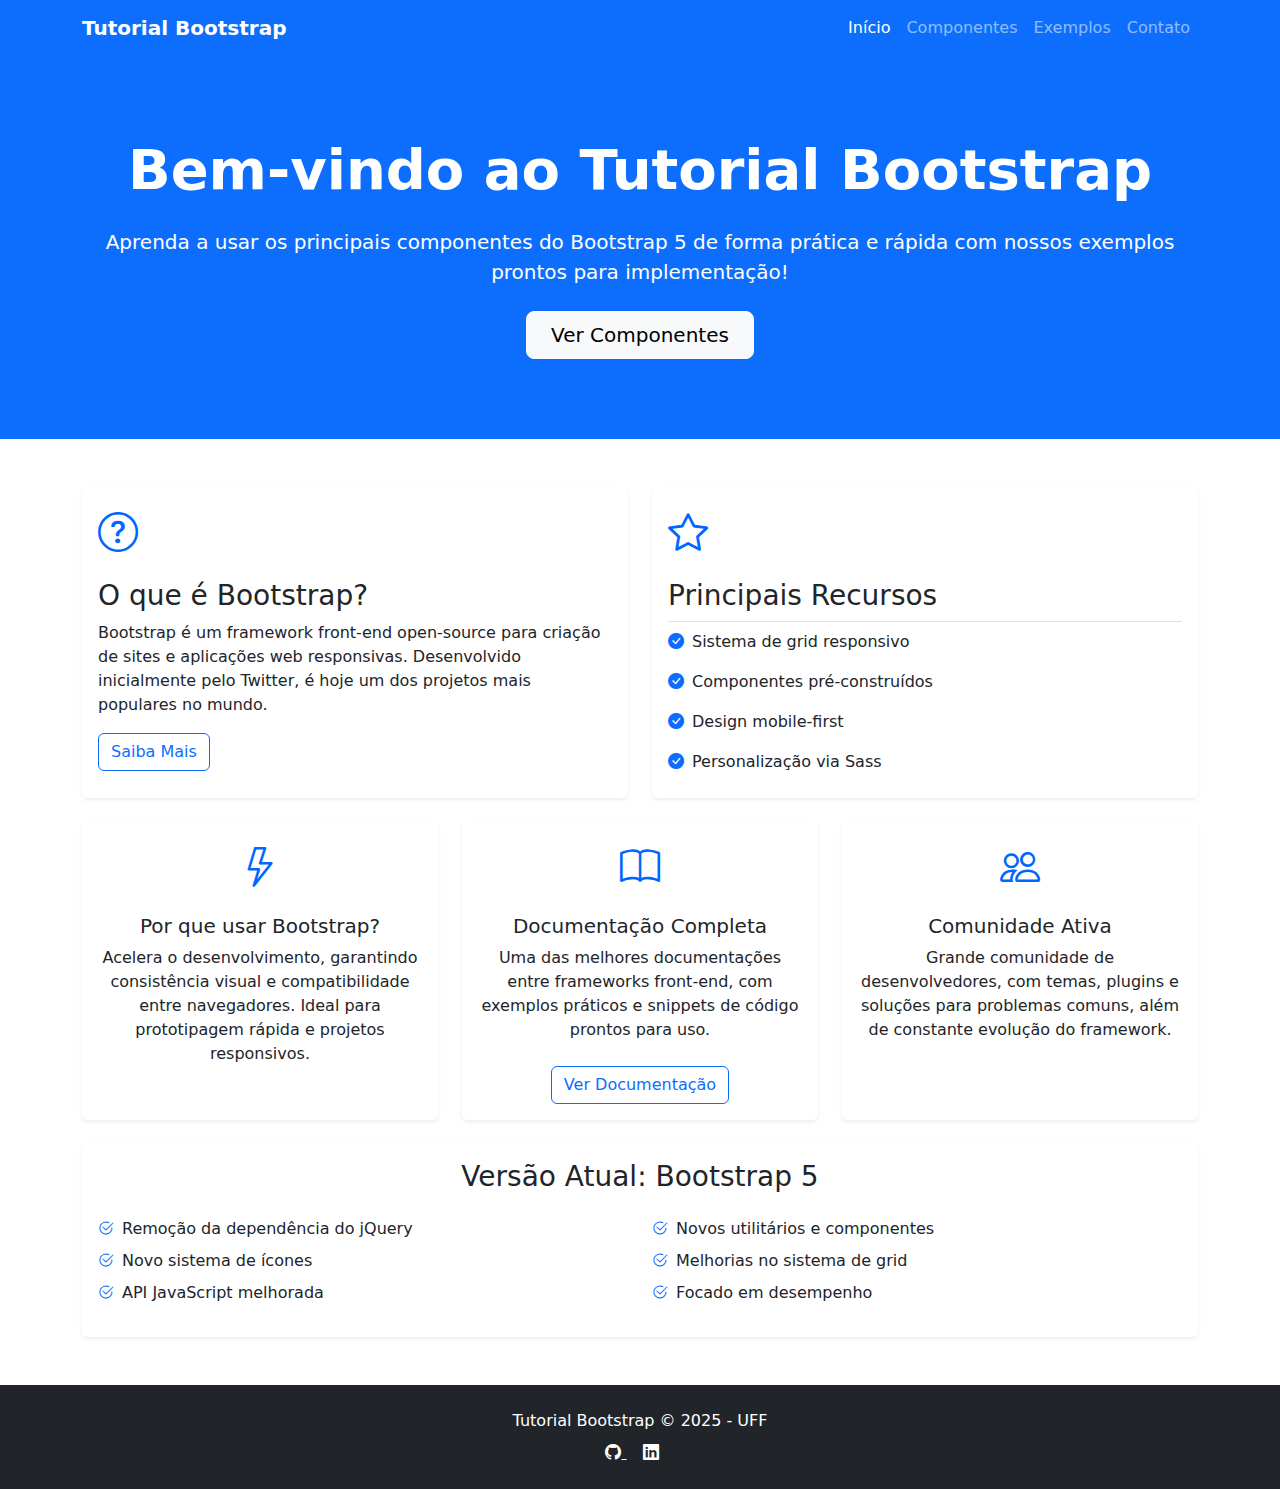
<file: index.html>
<!DOCTYPE html>
<html lang="pt-br">

<head>
   <meta charset="UTF-8">
   <meta name="viewport" content="width=device-width, initial-scale=1">
   <link href="https://cdn.jsdelivr.net/npm/bootstrap@5.3.0/dist/css/bootstrap.min.css" rel="stylesheet">
   <link rel="stylesheet" href="https://cdn.jsdelivr.net/npm/bootstrap-icons@1.10.0/font/bootstrap-icons.css">
   <title>Tutorial Bootstrap</title>
   <style>
      .hero-section {
         color: white;
         padding: 5rem 0;
         margin-bottom: 3rem;
      }
      
      .feature-icon {
         font-size: 2.5rem;
         margin-bottom: 1rem; 
         color: #0066ff;
      }
   </style>
</head>

<body>
   <nav class="navbar navbar-expand-lg navbar-dark bg-primary sticky-top">
      <div class="container">
         <a class="navbar-brand fw-bold" href="#">Tutorial Bootstrap</a>
         <button class="navbar-toggler" type="button" data-bs-toggle="collapse" data-bs-target="#menuNav">
            <span class="navbar-toggler-icon"></span>
         </button>
         <div class="collapse navbar-collapse" id="menuNav">
            <ul class="navbar-nav ms-auto">
               <li class="nav-item"><a class="nav-link active" href="index.html">Início</a></li>
               <li class="nav-item"><a class="nav-link" href="componentes.html">Componentes</a></li>
               <li class="nav-item"><a class="nav-link" href="exemplos.html">Exemplos</a></li>
               <li class="nav-item"><a class="nav-link" href="contato.html">Contato</a></li>
            </ul>
         </div>
      </div>
   </nav>

   <section class="bg-primary hero-section">
      <div class="container text-center">
         <h1 class="display-4 fw-bold mb-4">Bem-vindo ao Tutorial Bootstrap</h1>
         <p class="lead mb-4">Aprenda a usar os principais componentes do Bootstrap 5 de forma prática e rápida com nossos exemplos prontos para implementação!</p>
         <div class="d-grid gap-2 d-sm-flex justify-content-sm-center">
            <a href="componentes.html" class="btn btn-light btn-lg px-4 gap-3">Ver Componentes</a>
         </div>
      </div>
   </section>

   <div class="container mb-5">
      <div class="row g-4">
         <div class="col-md-6">
            <div class="card h-100 border-0 shadow-sm">
               <div class="card-body">
                  <div class="feature-icon">
                     <i class="bi bi-question-circle"></i>
                  </div>
                  <h3 class="card-title">O que é Bootstrap?</h3>
                  <p class="card-text">Bootstrap é um framework front-end open-source para criação de sites e aplicações web responsivas. Desenvolvido inicialmente pelo Twitter, é hoje um dos projetos mais populares no mundo.</p>
                  <a href="componentes.html" class="btn btn-outline-primary">Saiba Mais</a>
               </div>
            </div>
         </div>

         <div class="col-md-6">
            <div class="card h-100 border-0 shadow-sm">
               <div class="card-body">
                  <div class="feature-icon">
                     <i class="bi bi-star"></i>
                  </div>
                  <h3 class="card-title">Principais Recursos</h3>
                  <ul class="list-group list-group-flush border-top">
                     <li class="list-group-item border-0 ps-0"><i class="bi bi-check-circle-fill text-primary me-2"></i>Sistema de grid responsivo</li>
                     <li class="list-group-item border-0 ps-0"><i class="bi bi-check-circle-fill text-primary me-2"></i>Componentes pré-construídos</li>
                     <li class="list-group-item border-0 ps-0"><i class="bi bi-check-circle-fill text-primary me-2"></i>Design mobile-first</li>
                     <li class="list-group-item border-0 ps-0"><i class="bi bi-check-circle-fill text-primary me-2"></i>Personalização via Sass</li>
                  </ul>
               </div>
            </div>
         </div>

         <div class="col-md-4">
            <div class="card h-100 border-0 shadow-sm">
               <div class="card-body text-center">
                  <div class="feature-icon">
                     <i class="bi bi-lightning"></i>
                  </div>
                  <h5 class="card-title">Por que usar Bootstrap?</h5>
                  <p class="card-text">Acelera o desenvolvimento, garantindo consistência visual e compatibilidade entre navegadores. Ideal para prototipagem rápida e projetos responsivos.</p>
               </div>
            </div>
         </div>

         <div class="col-md-4">
            <div class="card h-100 border-0 shadow-sm">
               <div class="card-body text-center">
                  <div class="feature-icon">
                     <i class="bi bi-book"></i>
                  </div>
                  <h5 class="card-title">Documentação Completa</h5>
                  <p class="card-text">Uma das melhores documentações entre frameworks front-end, com exemplos práticos e snippets de código prontos para uso.</p>
                  <a href="https://getbootstrap.com/docs/5.3/getting-started/introduction/" class="btn btn-outline-primary mt-2" target="_blank">Ver Documentação</a>
               </div>
            </div>
         </div>

         <div class="col-md-4">
            <div class="card h-100 border-0 shadow-sm">
               <div class="card-body text-center">
                  <div class="feature-icon">
                     <i class="bi bi-people"></i>
                  </div>
                  <h5 class="card-title">Comunidade Ativa</h5>
                  <p class="card-text">Grande comunidade de desenvolvedores, com temas, plugins e soluções para problemas comuns, além de constante evolução do framework.</p>
               </div>
            </div>
         </div>

         <div class="col-12">
            <div class="card border-0 shadow-sm">
               <div class="card-body text-center">
                  <h3 class="card-title mb-4">Versão Atual: Bootstrap 5</h3>
                  <div class="row g-4">
                     <div class="col-md-6 text-start">
                        <ul class="list-unstyled">
                           <li class="mb-2"><i class="bi bi-check2-circle text-primary me-2"></i>Remoção da dependência do jQuery</li>
                           <li class="mb-2"><i class="bi bi-check2-circle text-primary me-2"></i>Novo sistema de ícones</li>
                           <li class="mb-2"><i class="bi bi-check2-circle text-primary me-2"></i>API JavaScript melhorada</li>
                        </ul>
                     </div>
                     <div class="col-md-6 text-start">
                        <ul class="list-unstyled">
                           <li class="mb-2"><i class="bi bi-check2-circle text-primary me-2"></i>Novos utilitários e componentes</li>
                           <li class="mb-2"><i class="bi bi-check2-circle text-primary me-2"></i>Melhorias no sistema de grid</li>
                           <li class="mb-2"><i class="bi bi-check2-circle text-primary me-2"></i>Focado em desempenho</li>
                        </ul>
                     </div>
                  </div>
               </div>
            </div>
         </div>
      </div>
   </div>

   <footer class="bg-dark text-white py-4">
      <div class="container text-center">
          <p class="mb-0">Tutorial Bootstrap &copy; 2025 - UFF</p>
          <p class="mb-0 mt-2">
              <a href="https://github.com/GabrielRochaDS/Bootstrap5-tutorial" 
                 class="text-white me-3" 
                 aria-label="GitHub"
                 target="_blank" 
                 rel="noopener noreferrer">
                  <i class="bi bi-github"></i>
              </a>
              <a href="https://www.linkedin.com" 
                 class="text-white me-3" 
                 aria-label="LinkedIn"
                 target="_blank" 
                 rel="noopener noreferrer">
                  <i class="bi bi-linkedin"></i>
              </a>
          </p>
      </div>
  </footer>

   <script src="https://cdn.jsdelivr.net/npm/bootstrap@5.3.0/dist/js/bootstrap.bundle.min.js"></script>
</body>

</html>
</file>
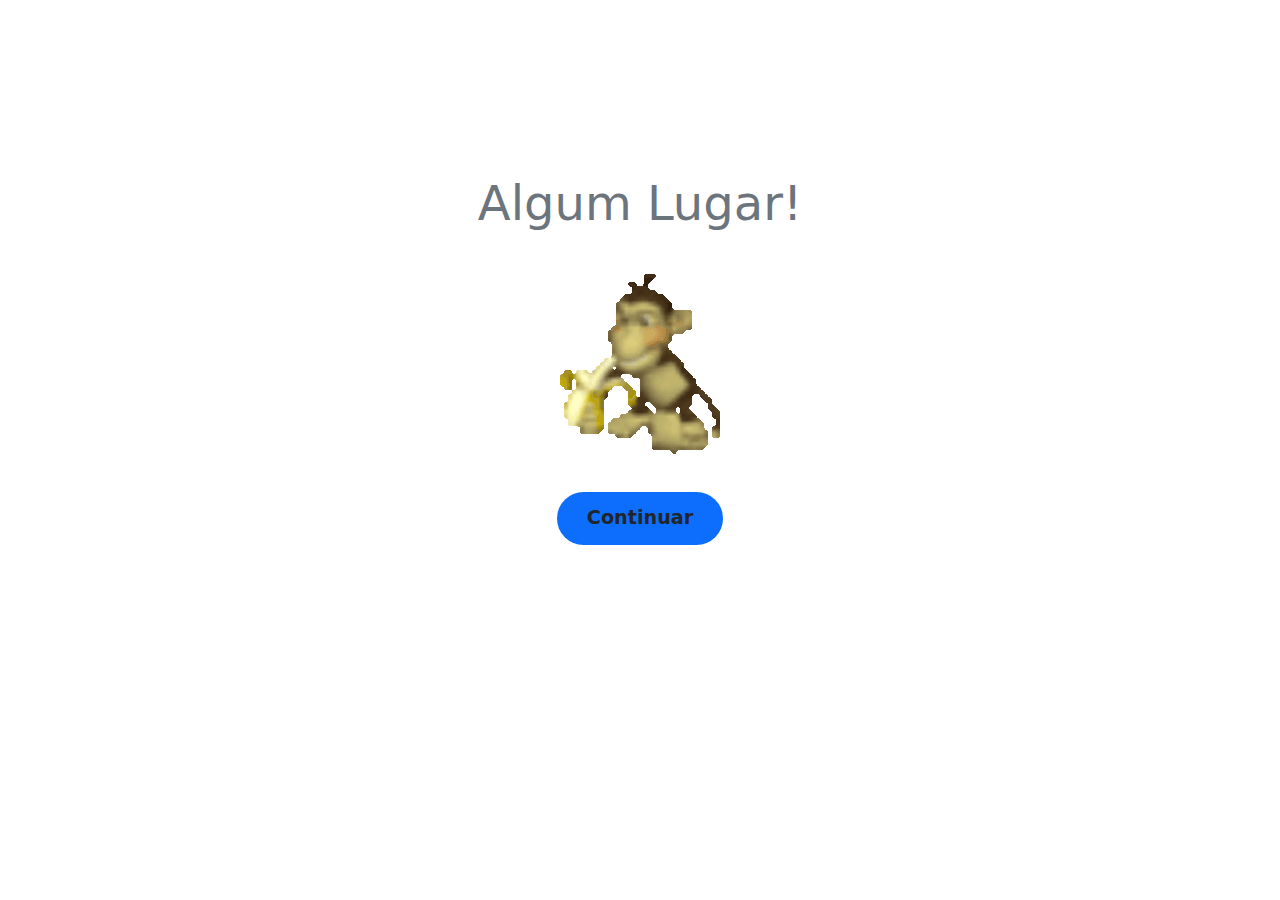
<file: algum_lugar.html>
<!DOCTYPE html>
<html lang="pt-br">

<head>
    <meta charset="UTF-8">
    <meta name="viewport" content="width=device-width, initial-scale=1.0">
    <title>Comendo Banana</title>
    <!-- Bootstrap 5 CSS -->
    <link href="https://cdn.jsdelivr.net/npm/bootstrap@5.3.0-alpha1/dist/css/bootstrap.min.css" rel="stylesheet">
    <style>
        .monkey-container {
            display: flex;
            flex-direction: column;
            align-items: center;
            justify-content: center;
            min-height: 80vh;
            padding: 20px;
        }

        .monkey-gif {
            max-width: 100%;
            height: auto;
            margin-bottom: 30px;
            border-radius: 10px;
        }

        .btn-custom {
            background-color: #0d6efd;
            border: none;
            padding: 12px 30px;
            font-size: 1.2rem;
            font-weight: bold;
            border-radius: 50px;
            transition: all 0.3s;
        }

        .btn-custom:hover {
            background-color: #0d6efd;
            transform: scale(1.05);
        }

        h1 {
            color: #6c757d;
            margin-bottom: 30px;
            text-align: center;
        }
    </style>
</head>

<body>
    <div class="container monkey-container">
        <h1 class="display-5">Algum Lugar!</h1>
        <img src="/assets/images/macaco-comendo-banana.gif" alt="Macaco comendo banana" class="monkey-gif">
        <a href="componentes.html#cards" class="btn btn-custom">Continuar</a>
    </div>

    <!-- Bootstrap 5 JS Bundle with Popper -->
    <script src="https://cdn.jsdelivr.net/npm/bootstrap@5.3.0-alpha1/dist/js/bootstrap.bundle.min.js"></script>
</body>

</html>
</file>
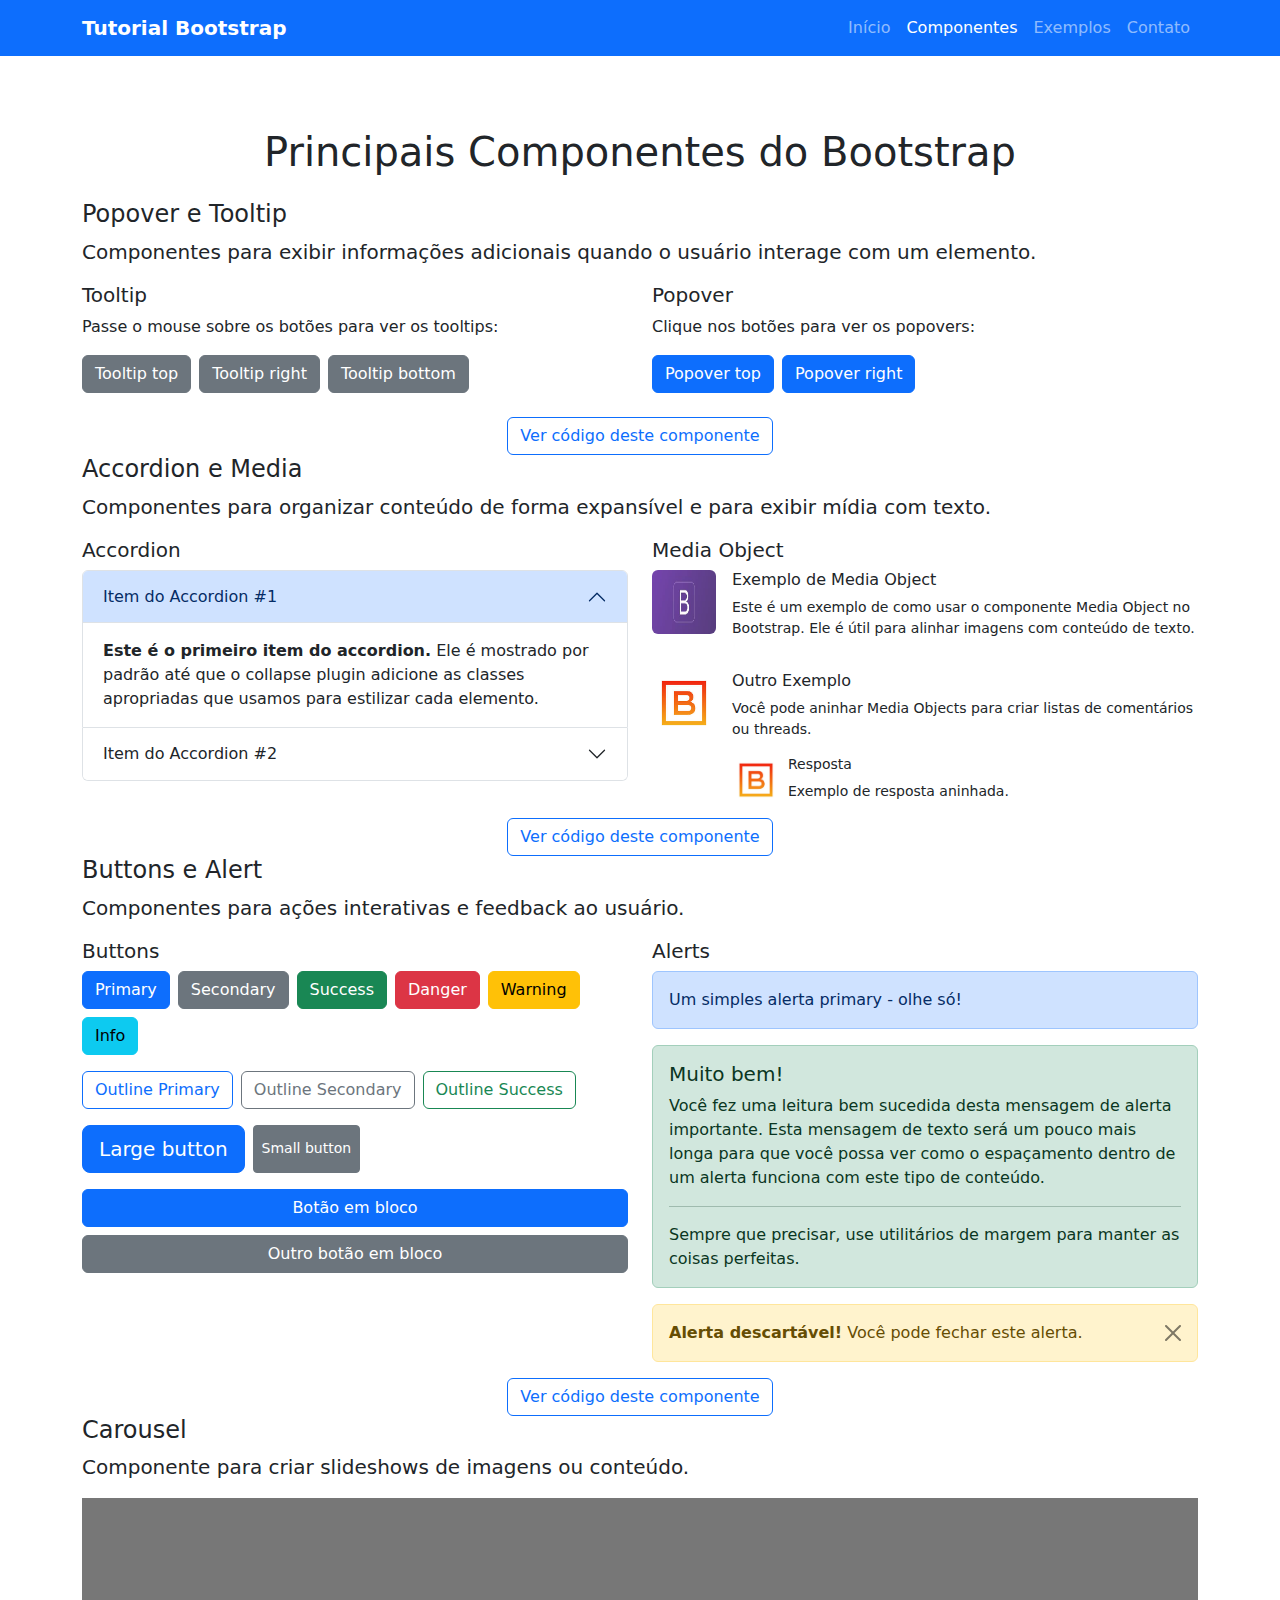
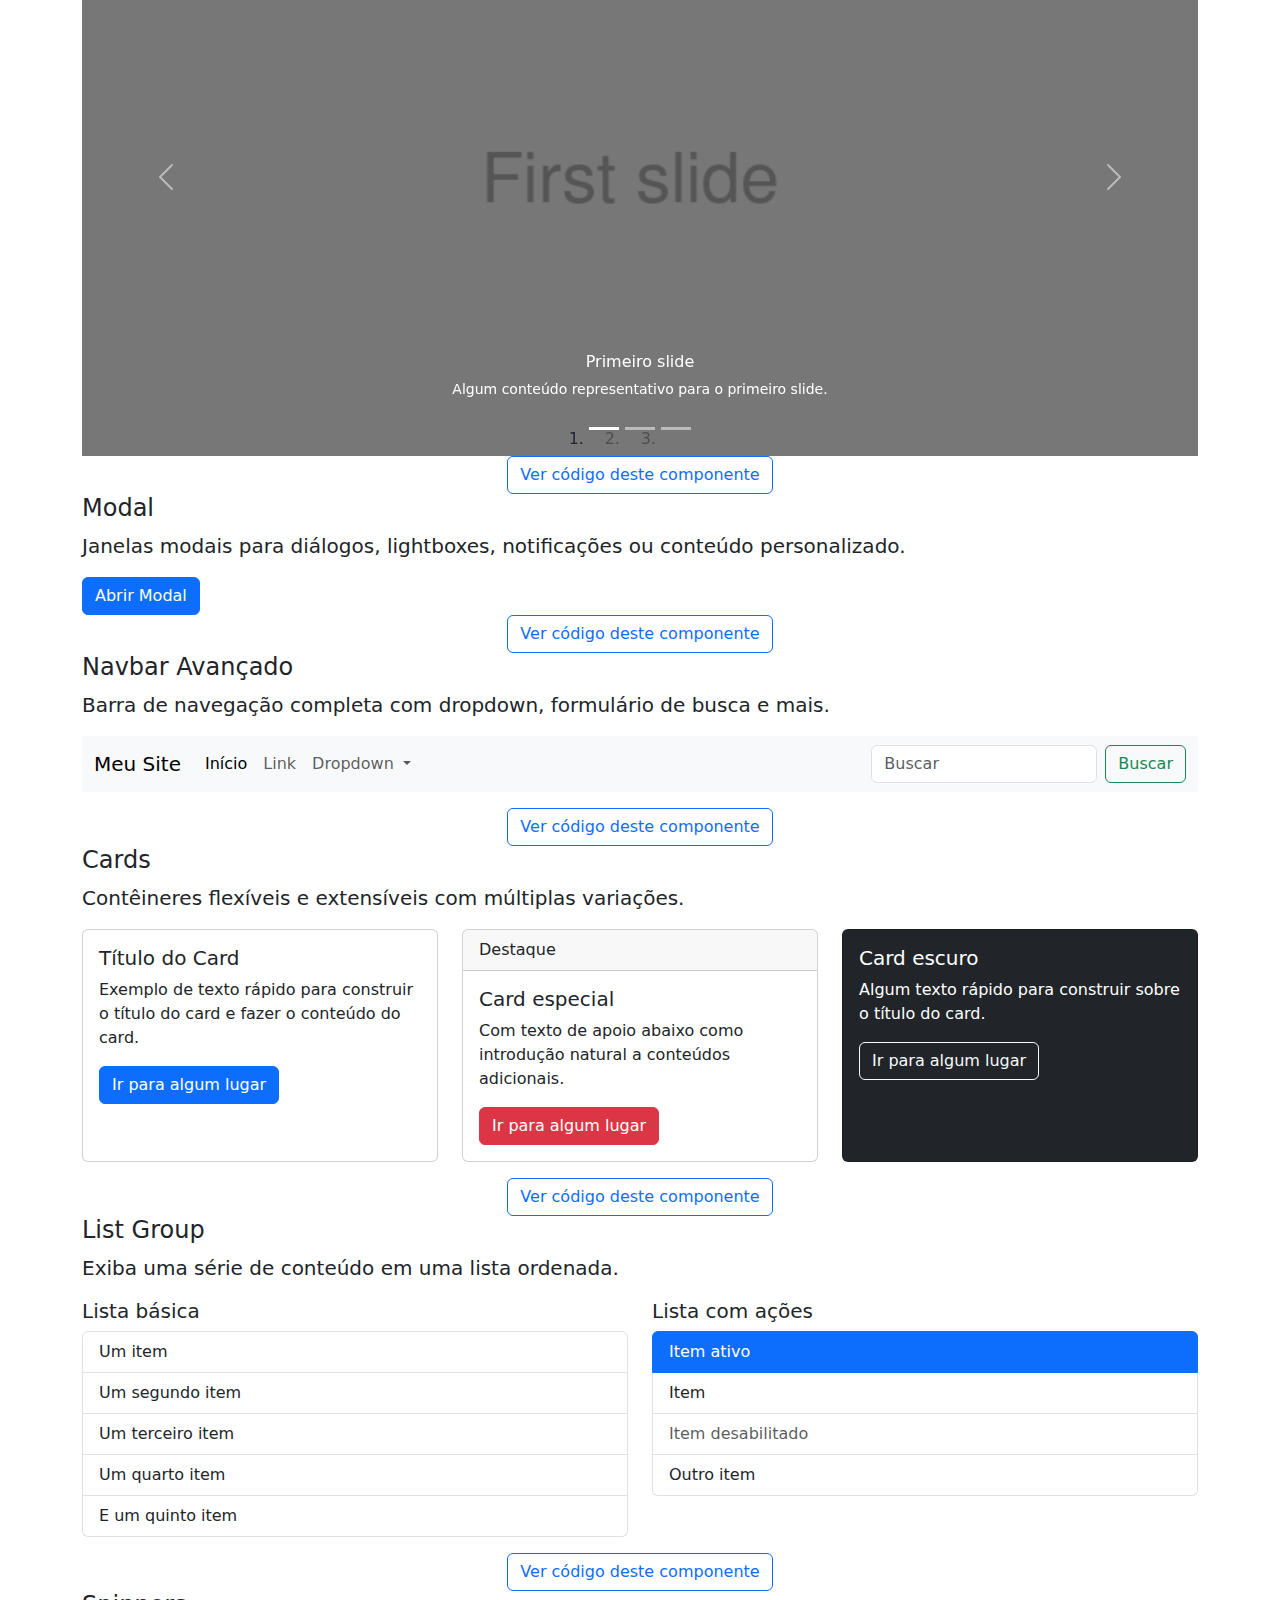
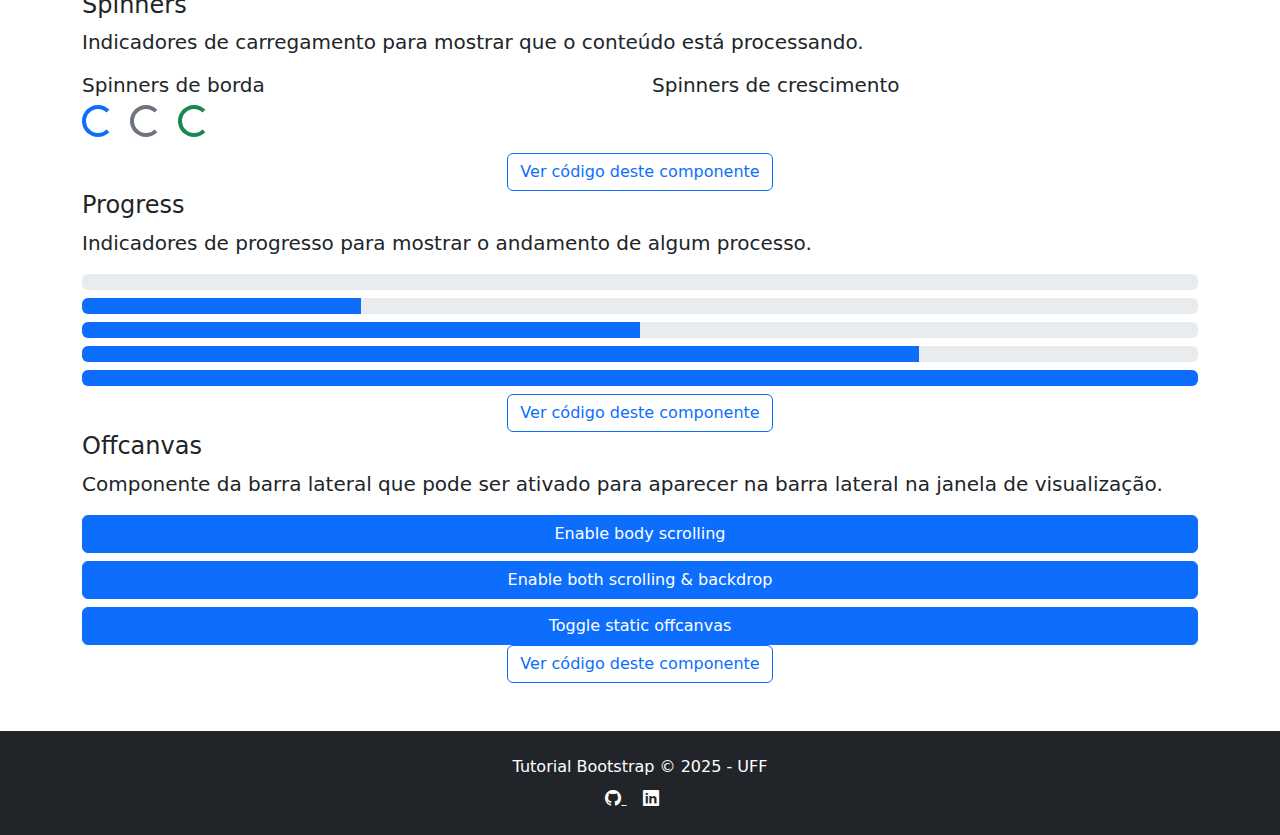
<file: componentes.html>
<!DOCTYPE html>
<html lang="pt-br">

<head>
    <meta charset="UTF-8">
    <meta name="viewport" content="width=device-width, initial-scale=1.0">
    <meta http-equiv="X-UA-Compatible" content="ie=edge">
    <link href="assets/css/bootstrap.min.css" rel="stylesheet">
    <link href="assets/css/all.css" rel="stylesheet">
    <link href="assets/css/styles.css" rel="stylesheet">
    <title>Tutorial Bootstrap - Componentes</title>
    <!-- Bootstrap Icons -->
    <link rel="stylesheet" href="https://cdn.jsdelivr.net/npm/bootstrap-icons@1.10.0/font/bootstrap-icons.css">
</head>

<body>
    <!-- NAVBAR -->
    <nav class="navbar navbar-expand-lg navbar-dark bg-primary sticky-top">
        <div class="container">
            <a class="navbar-brand fw-bold" href="#">Tutorial Bootstrap</a>

            <!-- Botão visível apenas em telas pequenas -->
            <div class="dropdown d-lg-none ms-auto">
                <button class="btn btn-primary dropdown-toggle" type="button" id="mobileMenuButton"
                    data-bs-toggle="dropdown" aria-expanded="false">
                    Menu
                </button>
                <ul class="dropdown-menu dropdown-menu-end" aria-labelledby="mobileMenuButton">
                    <li><a class="dropdown-item" href="index.html">Início</a></li>
                    <li><a class="dropdown-item" href="componentes.html">Componentes</a></li>
                    <li><a class="dropdown-item" href="exemplos.html">Exemplos</a></li>
                    <li><a class="dropdown-item" href="contato.html">Contato</a></li>
                </ul>
            </div>

            <!-- Navegação normal visível apenas em telas grandes -->
            <div class="collapse navbar-collapse d-none d-lg-block" id="menuNav">
                <ul class="navbar-nav ms-auto">
                    <li class="nav-item"><a class="nav-link" href="index.html">Início</a></li>
                    <li class="nav-item"><a class="nav-link active" href="componentes.html">Componentes</a></li>
                    <li class="nav-item"><a class="nav-link" href="exemplos.html">Exemplos</a></li>
                    <li class="nav-item"><a class="nav-link" href="contato.html">Contato</a></li>
                </ul>
            </div>
        </div>
    </nav>


    <div class="container my-5 pt-4"> <!-- Adicionado pt-4 para compensar a navbar fixa -->
        <h1 class="text-center mb-4">Principais Componentes do Bootstrap</h1>

        <!-- Popover e Tooltip -->
        <div class="component-section" id="popover-tooltip">
            <h2 class="h4">Popover e Tooltip</h2>
            <p class="lead">Componentes para exibir informações adicionais quando o usuário interage com um elemento.
            </p>

            <div class="row mt-3">
                <div class="col-12 col-md-6 mb-3">
                    <h4 class="h5">Tooltip</h4>
                    <p>Passe o mouse sobre os botões para ver os tooltips:</p>
                    <div class="d-flex flex-wrap">
                        <button type="button" class="btn btn-secondary me-2 mb-2" data-bs-toggle="tooltip"
                            data-bs-placement="top" title="Tooltip no topo">
                            Tooltip top
                        </button>
                        <button type="button" class="btn btn-secondary me-2 mb-2" data-bs-toggle="tooltip"
                            data-bs-placement="right" title="Tooltip à direita">
                            Tooltip right
                        </button>
                        <button type="button" class="btn btn-secondary mb-2" data-bs-toggle="tooltip"
                            data-bs-placement="bottom" title="Tooltip em baixo">
                            Tooltip bottom
                        </button>
                    </div>
                </div>
                <div class="col-12 col-md-6">
                    <h4 class="h5">Popover</h4>
                    <p>Clique nos botões para ver os popovers:</p>
                    <div class="d-flex flex-wrap">
                        <button type="button" class="btn btn-primary me-2 mb-2" data-bs-toggle="popover"
                            data-bs-placement="top" data-bs-content="Conteúdo do popover no topo"
                            title="Título do Popover">
                            Popover top
                        </button>
                        <button type="button" class="btn btn-primary mb-2" data-bs-toggle="popover"
                            data-bs-placement="right" data-bs-content="Conteúdo do popover à direita"
                            title="Título do Popover">
                            Popover right
                        </button>
                    </div>
                </div>
            </div>
            <div class="text-center code-link">
                <a href="exemplos.html#popover-tooltip-code" class="btn btn-outline-primary">Ver código deste
                    componente</a>
            </div>
        </div>

        <!-- Accordion e Media -->
        <div class="component-section" id="accordion-media">
            <h2 class="h4">Accordion e Media</h2>
            <p class="lead">Componentes para organizar conteúdo de forma expansível e para exibir mídia com texto.</p>

            <div class="row mt-3">
                <div class="col-12 col-md-6 mb-3">
                    <h4 class="h5">Accordion</h4>
                    <div class="accordion" id="accordionExample">
                        <div class="accordion-item">
                            <h2 class="accordion-header" id="headingOne">
                                <button class="accordion-button" type="button" data-bs-toggle="collapse"
                                    data-bs-target="#collapseOne" aria-expanded="true" aria-controls="collapseOne">
                                    Item do Accordion #1
                                </button>
                            </h2>
                            <div id="collapseOne" class="accordion-collapse collapse show" aria-labelledby="headingOne"
                                data-bs-parent="#accordionExample">
                                <div class="accordion-body">
                                    <strong>Este é o primeiro item do accordion.</strong> Ele é mostrado por padrão até
                                    que o collapse plugin adicione as classes apropriadas que usamos para estilizar cada
                                    elemento.
                                </div>
                            </div>
                        </div>
                        <div class="accordion-item">
                            <h2 class="accordion-header" id="headingTwo">
                                <button class="accordion-button collapsed" type="button" data-bs-toggle="collapse"
                                    data-bs-target="#collapseTwo" aria-expanded="false" aria-controls="collapseTwo">
                                    Item do Accordion #2
                                </button>
                            </h2>
                            <div id="collapseTwo" class="accordion-collapse collapse" aria-labelledby="headingTwo"
                                data-bs-parent="#accordionExample">
                                <div class="accordion-body">
                                    <strong>Este é o segundo item do accordion.</strong> Por padrão ele está escondido,
                                    mas pode ser expandido clicando no cabeçalho.
                                </div>
                            </div>
                        </div>
                    </div>
                </div>
                <div class="col-12 col-md-6">
                    <h4 class="h5">Media Object</h4>
                    <div class="d-flex mb-3">
                        <div class="flex-shrink-0">
                            <img src="assets/images/mediaObject1.jpeg" alt="Imagem de exemplo" class="rounded"
                                style="width: 64px; height: 64px;">
                        </div>
                        <div class="flex-grow-1 ms-3">
                            <h5 class="h6">Exemplo de Media Object</h5>
                            <p class="small">Este é um exemplo de como usar o componente Media Object no Bootstrap. Ele
                                é útil para
                                alinhar imagens com conteúdo de texto.</p>
                        </div>
                    </div>
                    <div class="d-flex">
                        <div class="flex-shrink-0">
                            <img src="assets/images/mediaObject2.jpeg" alt="Imagem de exemplo" class="rounded"
                                style="width: 64px; height: 64px;">
                        </div>
                        <div class="flex-grow-1 ms-3">
                            <h5 class="h6">Outro Exemplo</h5>
                            <p class="small">Você pode aninhar Media Objects para criar listas de comentários ou
                                threads.</p>
                            <div class="d-flex mt-2">
                                <div class="flex-shrink-0">
                                    <img src="assets/images/mediaObject2.jpeg" alt="Imagem de exemplo" class="rounded"
                                        style="width: 48px; height: 48px;">
                                </div>
                                <div class="flex-grow-1 ms-2">
                                    <h6 class="small">Resposta</h6>
                                    <p class="small">Exemplo de resposta aninhada.</p>
                                </div>
                            </div>
                        </div>
                    </div>
                </div>
            </div>
            <div class="text-center code-link">
                <a href="exemplos.html#accordion-media-code" class="btn btn-outline-primary">Ver código deste
                    componente</a>
            </div>
        </div>

        <!-- Buttons e Alert -->
        <div class="component-section" id="buttons-alert">
            <h2 class="h4">Buttons e Alert</h2>
            <p class="lead">Componentes para ações interativas e feedback ao usuário.</p>

            <div class="row mt-3">
                <div class="col-12 col-md-6 mb-3">
                    <h4 class="h5">Buttons</h4>
                    <div class="mb-2">
                        <div class="d-flex flex-wrap">
                            <button type="button" class="btn btn-primary me-2 mb-2">Primary</button>
                            <button type="button" class="btn btn-secondary me-2 mb-2">Secondary</button>
                            <button type="button" class="btn btn-success me-2 mb-2">Success</button>
                            <button type="button" class="btn btn-danger me-2 mb-2">Danger</button>
                            <button type="button" class="btn btn-warning me-2 mb-2">Warning</button>
                            <button type="button" class="btn btn-info me-2 mb-2">Info</button>
                        </div>
                    </div>
                    <div class="mb-2">
                        <div class="d-flex flex-wrap">
                            <button type="button" class="btn btn-outline-primary me-2 mb-2">Outline Primary</button>
                            <button type="button" class="btn btn-outline-secondary me-2 mb-2">Outline Secondary</button>
                            <button type="button" class="btn btn-outline-success me-2 mb-2">Outline Success</button>
                        </div>
                    </div>
                    <div class="mb-2">
                        <div class="d-flex flex-wrap">
                            <button type="button" class="btn btn-primary btn-lg me-2 mb-2">Large button</button>
                            <button type="button" class="btn btn-secondary btn-sm me-2 mb-2">Small button</button>
                        </div>
                    </div>
                    <div class="d-grid gap-2">
                        <button class="btn btn-primary" type="button">Botão em bloco</button>
                        <button class="btn btn-secondary" type="button">Outro botão em bloco</button>
                    </div>
                </div>
                <div class="col-12 col-md-6">
                    <h4 class="h5">Alerts</h4>
                    <div class="alert alert-primary" role="alert">
                        Um simples alerta primary - olhe só!
                    </div>
                    <div class="alert alert-success" role="alert">
                        <h4 class="alert-heading h5">Muito bem!</h4>
                        <p>Você fez uma leitura bem sucedida desta mensagem de alerta importante. Esta mensagem de texto
                            será um pouco mais longa para que você possa ver como o espaçamento dentro de um alerta
                            funciona com este tipo de conteúdo.</p>
                        <hr>
                        <p class="mb-0">Sempre que precisar, use utilitários de margem para manter as coisas perfeitas.
                        </p>
                    </div>
                    <div class="alert alert-warning alert-dismissible fade show" role="alert">
                        <strong>Alerta descartável!</strong> Você pode fechar este alerta.
                        <button type="button" class="btn-close" data-bs-dismiss="alert" aria-label="Close"></button>
                    </div>
                </div>
            </div>
            <div class="text-center code-link">
                <a href="exemplos.html#buttons-alert-code" class="btn btn-outline-primary">Ver código deste
                    componente</a>
            </div>
        </div>

        <!-- Carousel -->
        <div class="component-section" id="carousel">
            <h2 class="h4">Carousel</h2>
            <p class="lead">Componente para criar slideshows de imagens ou conteúdo.</p>

            <div class="row justify-content-center mt-3">
                <div class="col-12">
                    <div id="carouselExampleIndicators" class="carousel slide" data-bs-ride="carousel">
                        <ol class="carousel-indicators">
                            <li data-bs-target="#carouselExampleIndicators" data-bs-slide-to="0" class="active"></li>
                            <li data-bs-target="#carouselExampleIndicators" data-bs-slide-to="1"></li>
                            <li data-bs-target="#carouselExampleIndicators" data-bs-slide-to="2"></li>
                        </ol>
                        <div class="carousel-inner">
                            <div class="carousel-item active">
                                <img class="d-block w-100" src="assets/images/carousel1.png" alt="First slide">
                                <div class="carousel-caption d-none d-md-block">
                                    <h5 class="h6">Primeiro slide</h5>
                                    <p class="small">Algum conteúdo representativo para o primeiro slide.</p>
                                </div>
                            </div>
                            <div class="carousel-item">
                                <img class="d-block w-100" src="assets/images/carousel2.png" alt="Second slide">
                                <div class="carousel-caption d-none d-md-block">
                                    <h5 class="h6">Segundo slide</h5>
                                    <p class="small">Algum conteúdo representativo para o segundo slide.</p>
                                </div>
                            </div>
                            <div class="carousel-item">
                                <img class="d-block w-100" src="assets/images/carousel3.png" alt="Third slide">
                                <div class="carousel-caption d-none d-md-block">
                                    <h5 class="h6">Terceiro slide</h5>
                                    <p class="small">Algum conteúdo representativo para o terceiro slide.</p>
                                </div>
                            </div>
                        </div>
                        <a class="carousel-control-prev" href="#carouselExampleIndicators" role="button"
                            data-bs-slide="prev">
                            <span class="carousel-control-prev-icon" aria-hidden="true"></span>
                            <span class="visually-hidden">Anterior</span>
                        </a>
                        <a class="carousel-control-next" href="#carouselExampleIndicators" role="button"
                            data-bs-slide="next">
                            <span class="carousel-control-next-icon" aria-hidden="true"></span>
                            <span class="visually-hidden">Próximo</span>
                        </a>
                    </div>
                </div>
            </div>
            <div class="text-center code-link">
                <a href="exemplos.html#carousel-code" class="btn btn-outline-primary">Ver código deste componente</a>
            </div>
        </div>

        <!-- Modal -->
        <div class="component-section" id="modal">
            <h2 class="h4">Modal</h2>
            <p class="lead">Janelas modais para diálogos, lightboxes, notificações ou conteúdo personalizado.</p>

            <button type="button" class="btn btn-primary" data-bs-toggle="modal" data-bs-target="#exampleModal">
                Abrir Modal
            </button>

            <!-- Modal -->
            <div class="modal fade" id="exampleModal" tabindex="-1" aria-labelledby="exampleModalLabel"
                aria-hidden="true">
                <div class="modal-dialog modal-dialog-centered">
                    <div class="modal-content">
                        <div class="modal-header">
                            <h5 class="modal-title h5" id="exampleModalLabel">Título do Modal</h5>
                            <button type="button" class="btn-close" data-bs-dismiss="modal" aria-label="Close"></button>
                        </div>
                        <div class="modal-body">
                            Conteúdo do modal vai aqui. Pode incluir texto, formulários ou outros componentes.
                        </div>
                        <div class="modal-footer">
                            <button type="button" class="btn btn-secondary" data-bs-dismiss="modal">Fechar</button>
                            <button type="button" class="btn btn-primary">Salvar</button>
                        </div>
                    </div>
                </div>
            </div>

            <div class="text-center code-link">
                <a href="exemplos.html#modal-code" class="btn btn-outline-primary">Ver código deste componente</a>
            </div>
        </div>

        <!-- Navbar Avançado -->
        <div class="component-section" id="navbar">
            <h2 class="h4">Navbar Avançado</h2>
            <p class="lead">Barra de navegação completa com dropdown, formulário de busca e mais.</p>

            <nav class="navbar navbar-expand-lg navbar-light bg-light mb-3">
                <div class="container-fluid">
                    <a class="navbar-brand" href="#">Meu Site</a>
                    <button class="navbar-toggler" type="button" data-bs-toggle="collapse"
                        data-bs-target="#navbarExample" aria-controls="navbarExample" aria-expanded="false"
                        aria-label="Toggle navigation">
                        <span class="navbar-toggler-icon"></span>
                    </button>
                    <div class="collapse navbar-collapse" id="navbarExample">
                        <ul class="navbar-nav me-auto mb-2 mb-lg-0">
                            <li class="nav-item">
                                <a class="nav-link active" href="#">Início</a>
                            </li>
                            <li class="nav-item">
                                <a class="nav-link" href="#">Link</a>
                            </li>
                            <li class="nav-item dropdown">
                                <a class="nav-link dropdown-toggle" href="#" id="navbarDropdown" role="button"
                                    data-bs-toggle="dropdown" aria-expanded="false">
                                    Dropdown
                                </a>
                                <ul class="dropdown-menu" aria-labelledby="navbarDropdown">
                                    <li><a class="dropdown-item" href="#">Ação</a></li>
                                    <li><a class="dropdown-item" href="#">Outra ação</a></li>
                                    <li>
                                        <hr class="dropdown-divider">
                                    </li>
                                    <li><a class="dropdown-item" href="#">Algo mais</a></li>
                                </ul>
                            </li>
                        </ul>
                        <form class="d-flex">
                            <input class="form-control me-2" type="search" placeholder="Buscar" aria-label="Buscar">
                            <button class="btn btn-outline-success" type="submit">Buscar</button>
                        </form>
                    </div>
                </div>
            </nav>

            <div class="text-center code-link">
                <a href="exemplos.html#navbar-code" class="btn btn-outline-primary">Ver código deste componente</a>
            </div>
        </div>

        <!-- Cards -->
        <div class="component-section" id="cards">
            <h2 class="h4">Cards</h2>
            <p class="lead">Contêineres flexíveis e extensíveis com múltiplas variações.</p>

            <div class="row">
                <div class="col-12 col-md-4 mb-3">
                    <div class="card h-100">
                        <div class="card-body">
                            <h5 class="card-title h5">Título do Card</h5>
                            <p class="card-text">Exemplo de texto rápido para construir o título do card e fazer o
                                conteúdo do card.</p>
                            <a href="algum_lugar.html" class="btn btn-primary">Ir para algum lugar</a>
                        </div>
                    </div>
                </div>
                <div class="col-12 col-md-4 mb-3">
                    <div class="card h-100">
                        <div class="card-header">
                            Destaque
                        </div>
                        <div class="card-body">
                            <h5 class="card-title h5">Card especial</h5>
                            <p class="card-text">Com texto de apoio abaixo como introdução natural a conteúdos
                                adicionais.</p>
                            <a href="algum_lugar.html" class="btn btn-danger">Ir para algum lugar</a>
                        </div>
                    </div>
                </div>
                <div class="col-12 col-md-4 mb-3">
                    <div class="card text-white bg-dark h-100">
                        <div class="card-body">
                            <h5 class="card-title h5">Card escuro</h5>
                            <p class="card-text">Algum texto rápido para construir sobre o título do card.</p>
                            <a href="algum_lugar.html" class="btn btn-outline-light">Ir para algum lugar</a>
                        </div>
                    </div>
                </div>
            </div>

            <div class="text-center code-link">
                <a href="exemplos.html#cards-code" class="btn btn-outline-primary">Ver código deste componente</a>
            </div>
        </div>

        <!-- List Group -->
        <div class="component-section" id="list-group">
            <h2 class="h4">List Group</h2>
            <p class="lead">Exiba uma série de conteúdo em uma lista ordenada.</p>

            <div class="row">
                <div class="col-12 col-md-6 mb-3">
                    <h4 class="h5">Lista básica</h4>
                    <ul class="list-group">
                        <li class="list-group-item">Um item</li>
                        <li class="list-group-item">Um segundo item</li>
                        <li class="list-group-item">Um terceiro item</li>
                        <li class="list-group-item">Um quarto item</li>
                        <li class="list-group-item">E um quinto item</li>
                    </ul>
                </div>
                <div class="col-12 col-md-6">
                    <h4 class="h5">Lista com ações</h4>
                    <div class="list-group">
                        <a class="list-group-item list-group-item-action active">
                            Item ativo
                        </a>
                        <a class="list-group-item list-group-item-action">Item</a>
                        <a class="list-group-item list-group-item-action disabled">Item desabilitado</a>
                        <a class="list-group-item list-group-item-action">Outro item</a>
                    </div>
                </div>
            </div>

            <div class="text-center code-link">
                <a href="exemplos.html#list-group-code" class="btn btn-outline-primary">Ver código deste componente</a>
            </div>
        </div>

        <!-- Spinners -->
        <div class="component-section" id="spinners">
            <h2 class="h4">Spinners</h2>
            <p class="lead">Indicadores de carregamento para mostrar que o conteúdo está processando.</p>

            <div class="row">
                <div class="col-12 col-md-6 mb-3">
                    <h4 class="h5">Spinners de borda</h4>
                    <div class="d-flex flex-wrap gap-3">
                        <div class="spinner-border text-primary" role="status">
                            <span class="visually-hidden">Carregando...</span>
                        </div>
                        <div class="spinner-border text-secondary" role="status">
                            <span class="visually-hidden">Carregando...</span>
                        </div>
                        <div class="spinner-border text-success" role="status">
                            <span class="visually-hidden">Carregando...</span>
                        </div>
                    </div>
                </div>
                <div class="col-12 col-md-6">
                    <h4 class="h5">Spinners de crescimento</h4>
                    <div class="d-flex flex-wrap gap-3">
                        <div class="spinner-grow text-danger" role="status">
                            <span class="visually-hidden">Carregando...</span>
                        </div>
                        <div class="spinner-grow text-warning" role="status">
                            <span class="visually-hidden">Carregando...</span>
                        </div>
                        <div class="spinner-grow text-info" role="status">
                            <span class="visually-hidden">Carregando...</span>
                        </div>
                    </div>
                </div>
            </div>

            <div class="text-center code-link">
                <a href="exemplos.html#spinners-code" class="btn btn-outline-primary">Ver código deste componente</a>
            </div>
        </div>

        <!-- Progress -->
        <div class="component-section" id="progress">
            <h2 class="h4">Progress</h2>
            <p class="lead">Indicadores de progresso para mostrar o andamento de algum processo.</p>

            <div class="progress mb-2" role="progressbar" aria-label="Basic example" aria-valuenow="0" aria-valuemin="0"
                aria-valuemax="100">
                <div class="progress-bar" style="width: 0%"></div>
            </div>
            <div class="progress mb-2" role="progressbar" aria-label="Basic example" aria-valuenow="25"
                aria-valuemin="0" aria-valuemax="100">
                <div class="progress-bar" style="width: 25%"></div>
            </div>
            <div class="progress mb-2" role="progressbar" aria-label="Basic example" aria-valuenow="50"
                aria-valuemin="0" aria-valuemax="100">
                <div class="progress-bar" style="width: 50%"></div>
            </div>
            <div class="progress mb-2" role="progressbar" aria-label="Basic example" aria-valuenow="75"
                aria-valuemin="0" aria-valuemax="100">
                <div class="progress-bar" style="width: 75%"></div>
            </div>
            <div class="progress mb-2" role="progressbar" aria-label="Basic example" aria-valuenow="100"
                aria-valuemin="0" aria-valuemax="100">
                <div class="progress-bar" style="width: 100%"></div>
            </div>
            <div class="text-center code-link">
                <a href="exemplos.html#progress-code" class="btn btn-outline-primary">Ver código deste componente</a>
            </div>
        </div>

        <!-- Offcanvas -->
        <div class="component-section" id="offcanvas">
            <h2 class="h4">Offcanvas</h2>
            <p class="lead">Componente da barra lateral que pode ser ativado para aparecer na barra lateral na janela de
                visualização.</p>

            <div class="row">
                <div class="d-grid gap-2">
                    <button class="btn btn-primary" type="button" data-bs-toggle="offcanvas"
                        data-bs-target="#offcanvasScrolling" aria-controls="offcanvasScrolling">Enable body
                        scrolling</button>

                    <div class="offcanvas offcanvas-start" data-bs-scroll="true" data-bs-backdrop="false" tabindex="-1"
                        id="offcanvasScrolling" aria-labelledby="offcanvasScrollingLabel">
                        <div class="offcanvas-header">
                            <h5 class="offcanvas-title h5" id="offcanvasScrollingLabel">Offcanvas com body scrolling
                            </h5>
                            <button type="button" class="btn-close" data-bs-dismiss="offcanvas"
                                aria-label="Close"></button>
                        </div>
                        <div class="offcanvas-body">
                            <p>Tente rolar o resto da página para ver esta opção em ação.</p>
                        </div>
                    </div>

                    <button class="btn btn-primary" type="button" data-bs-toggle="offcanvas"
                        data-bs-target="#offcanvasWithBothOptions" aria-controls="offcanvasWithBothOptions">Enable both
                        scrolling & backdrop</button>

                    <div class="offcanvas offcanvas-start" data-bs-scroll="true" tabindex="-1"
                        id="offcanvasWithBothOptions" aria-labelledby="offcanvasWithBothOptionsLabel">
                        <div class="offcanvas-header">
                            <h5 class="offcanvas-title h5" id="offcanvasWithBothOptionsLabel">Backdrop com scrolling
                            </h5>
                            <button type="button" class="btn-close" data-bs-dismiss="offcanvas"
                                aria-label="Close"></button>
                        </div>
                        <div class="offcanvas-body">
                            <p>Tente rolar o resto da página para ver esta opção em ação.</p>
                        </div>
                    </div>

                    <button class="btn btn-primary" type="button" data-bs-toggle="offcanvas"
                        data-bs-target="#staticBackdrop" aria-controls="staticBackdrop">
                        Toggle static offcanvas
                    </button>

                    <div class="offcanvas offcanvas-start" data-bs-backdrop="static" tabindex="-1" id="staticBackdrop"
                        aria-labelledby="staticBackdropLabel">
                        <div class="offcanvas-header">
                            <h5 class="offcanvas-title h5" id="staticBackdropLabel">Offcanvas</h5>
                            <button type="button" class="btn-close" data-bs-dismiss="offcanvas"
                                aria-label="Close"></button>
                        </div>
                        <div class="offcanvas-body">
                            <div>
                                Eu não vou fechar se você clicar fora de mim.
                            </div>
                        </div>
                    </div>
                </div>
            </div>

            <div class="text-center code-link">
                <a href="exemplos.html#offcanvas-code" class="btn btn-outline-primary">Ver código deste componente</a>
            </div>
        </div>
    </div>

    <footer class="bg-dark text-white py-4">
        <div class="container text-center">
            <p class="mb-0">Tutorial Bootstrap &copy; 2025 - UFF</p>
            <p class="mb-0 mt-2">
                <a href="https://github.com/GabrielRochaDS/Bootstrap5-tutorial" 
                   class="text-white me-3" 
                   aria-label="GitHub"
                   target="_blank" 
                   rel="noopener noreferrer">
                    <i class="bi bi-github"></i>
                </a>
                <a href="https://www.linkedin.com" 
                   class="text-white me-3" 
                   aria-label="LinkedIn"
                   target="_blank" 
                   rel="noopener noreferrer">
                    <i class="bi bi-linkedin"></i>
                </a>
            </p>
        </div>
    </footer>

    <!-- Bootstrap JS -->
    <script src="https://cdn.jsdelivr.net/npm/bootstrap@5.3.0/dist/js/bootstrap.bundle.min.js"></script>
    <script>
        // Ativar tooltips e popovers
        document.addEventListener('DOMContentLoaded', function () {
            var tooltipTriggerList = [].slice.call(document.querySelectorAll('[data-bs-toggle="tooltip"]'));
            var tooltipList = tooltipTriggerList.map(function (tooltipTriggerEl) {
                return new bootstrap.Tooltip(tooltipTriggerEl);
            });

            var popoverTriggerList = [].slice.call(document.querySelectorAll('[data-bs-toggle="popover"]'));
            var popoverList = popoverTriggerList.map(function (popoverTriggerEl) {
                return new bootstrap.Popover(popoverTriggerEl);
            });
        });
    </script>
</body>

</html>
</file>
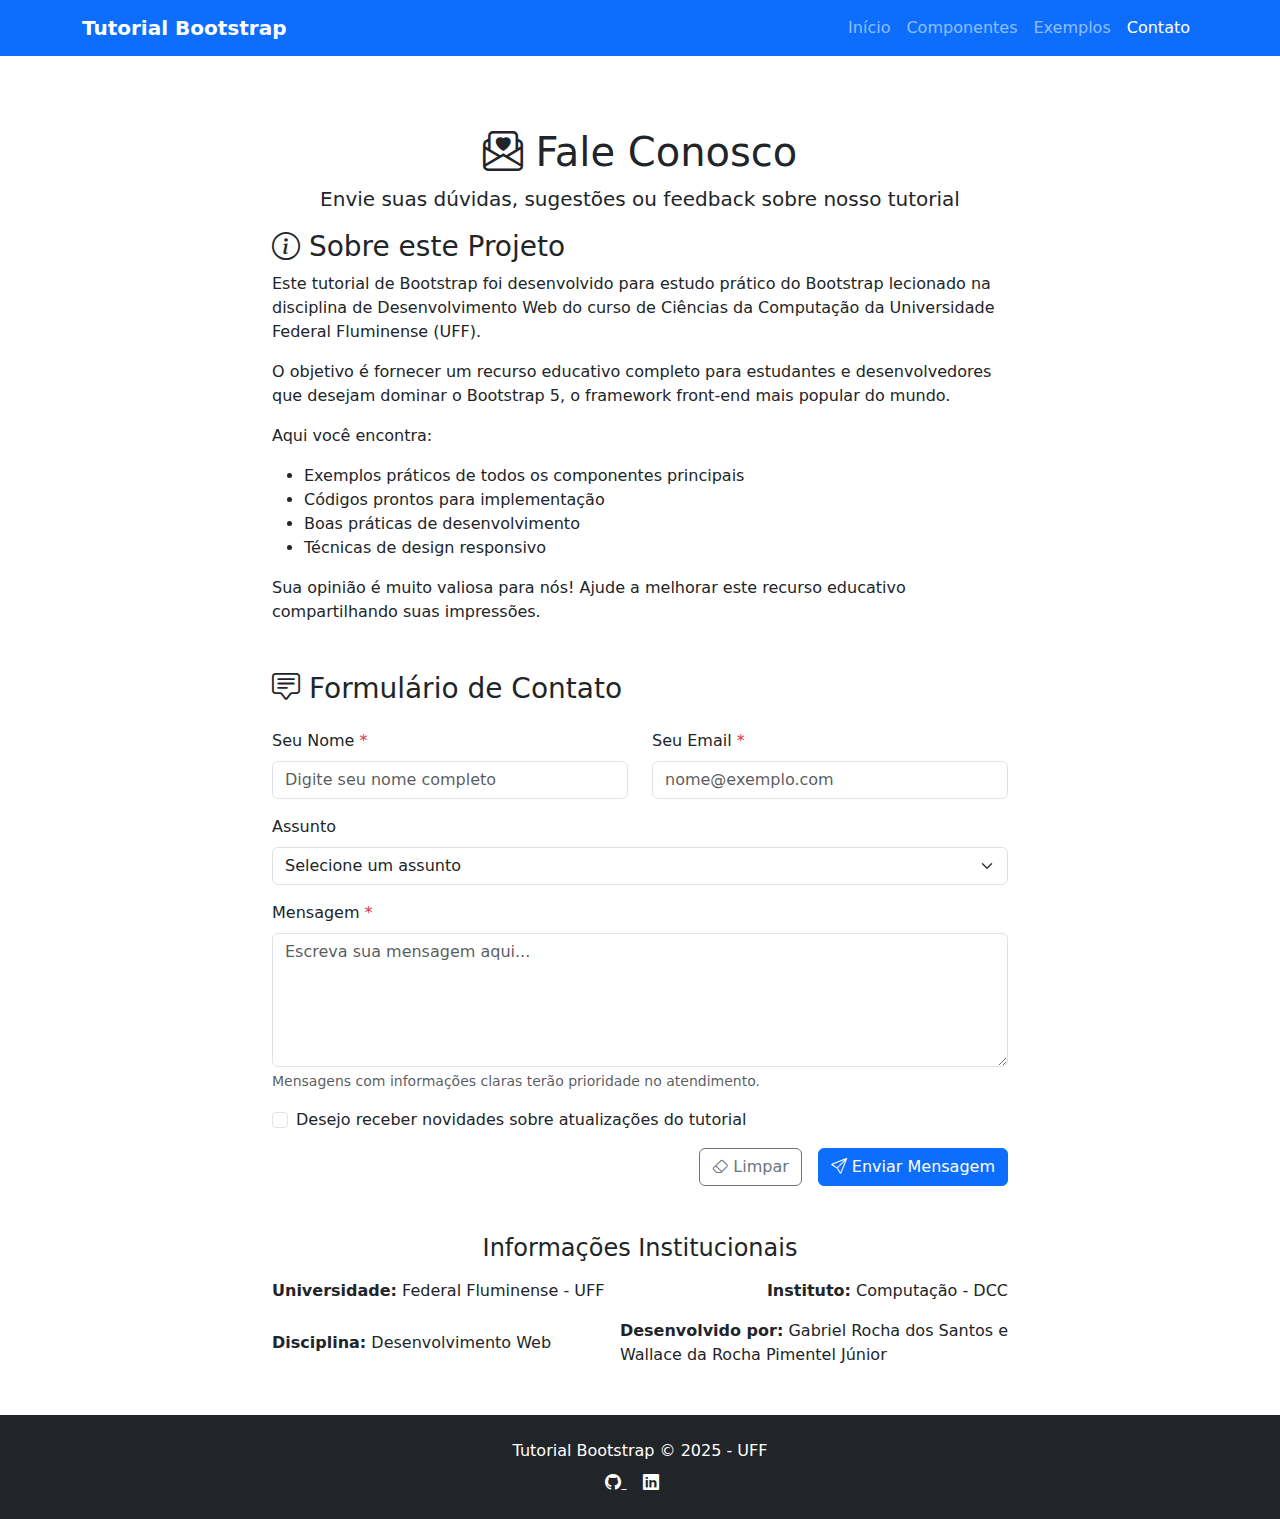
<file: contato.html>
<!DOCTYPE html>
<html lang="pt-br">

<head>
    <meta charset="UTF-8">
    <meta name="viewport" content="width=device-width, initial-scale=1, shrink-to-fit=no">
    <link href="assets/css/bootstrap.min.css" rel="stylesheet">
    <link href="assets/css/all.css" rel="stylesheet">
    <link href="assets/css/styles.css" rel="stylesheet">
    <title>Contato - Tutorial Bootstrap</title>
    <!-- Bootstrap Icons -->
    <link rel="stylesheet" href="https://cdn.jsdelivr.net/npm/bootstrap-icons@1.10.0/font/bootstrap-icons.css">
</head>

<body>
    <!-- NAVBAR -->
    <nav class="navbar navbar-expand-lg navbar-dark bg-primary sticky-top">
        <div class="container">
            <a class="navbar-brand fw-bold" href="#">Tutorial Bootstrap</a>

            <!-- Botão visível apenas em telas pequenas -->
            <div class="dropdown d-lg-none ms-auto">
                <button class="btn btn-primary dropdown-toggle" type="button" id="mobileMenuButton"
                    data-bs-toggle="dropdown" aria-expanded="false">
                    Menu
                </button>
                <ul class="dropdown-menu dropdown-menu-end" aria-labelledby="mobileMenuButton">
                    <li><a class="dropdown-item" href="index.html">Início</a></li>
                    <li><a class="dropdown-item" href="componentes.html">Componentes</a></li>
                    <li><a class="dropdown-item" href="exemplos.html">Exemplos</a></li>
                    <li><a class="dropdown-item" href="contato.html">Contato</a></li>
                </ul>
            </div>

            <!-- Navegação normal visível apenas em telas grandes -->
            <div class="collapse navbar-collapse d-none d-lg-block" id="menuNav">
                <ul class="navbar-nav ms-auto">
                    <li class="nav-item"><a class="nav-link" href="index.html">Início</a></li>
                    <li class="nav-item"><a class="nav-link" href="componentes.html">Componentes</a></li>
                    <li class="nav-item"><a class="nav-link" href="exemplos.html">Exemplos</a></li>
                    <li class="nav-item"><a class="nav-link active" href="contato.html">Contato</a></li>
                </ul>
            </div>
        </div>
    </nav>


    <div class="container my-5 pt-4">
        <div class="row">
            <div class="col-lg-8 mx-auto">
                <div class="contact-header text-center">
                    <h1><i class="bi bi-envelope-paper-heart"></i> Fale Conosco</h1>
                    <p class="lead">Envie suas dúvidas, sugestões ou feedback sobre nosso tutorial</p>
                </div>

                <div class="about-project mb-5">
                    <h3><i class="bi bi-info-circle"></i> Sobre este Projeto</h3>
                    <p>Este tutorial de Bootstrap foi desenvolvido para estudo prático do Bootstrap lecionado na disciplina de
                        Desenvolvimento Web do curso de Ciências da Computação da Universidade Federal Fluminense (UFF).
                    </p>
                    <p>O objetivo é fornecer um recurso educativo completo para estudantes e desenvolvedores
                        que desejam dominar o Bootstrap 5, o framework front-end mais popular do mundo.</p>
                    <p>Aqui você encontra:</p>
                    <ul>
                        <li>Exemplos práticos de todos os componentes principais</li>
                        <li>Códigos prontos para implementação</li>
                        <li>Boas práticas de desenvolvimento</li>
                        <li>Técnicas de design responsivo</li>
                    </ul>
                    <p>Sua opinião é muito valiosa para nós! Ajude a melhorar este recurso educativo compartilhando suas
                        impressões.</p>
                </div>

                <div class="form-section">
                    <h3 class="mb-4"><i class="bi bi-chat-square-text"></i> Formulário de Contato</h3>

                    <form>
                        <div class="row">
                            <div class="col-md-6 mb-3">
                                <label for="nome" class="form-label">Seu Nome <span class="text-danger">*</span></label>
                                <input type="text" class="form-control" id="nome" required
                                    placeholder="Digite seu nome completo">
                                <div class="invalid-feedback">
                                    Por favor, insira seu nome.
                                </div>
                            </div>

                            <div class="col-md-6 mb-3">
                                <label for="email" class="form-label">Seu Email <span
                                        class="text-danger">*</span></label>
                                <input type="email" class="form-control" id="email" required
                                    placeholder="nome@exemplo.com">
                                <div class="invalid-feedback">
                                    Por favor, insira um email válido.
                                </div>
                            </div>
                        </div>

                        <div class="mb-3">
                            <label for="assunto" class="form-label">Assunto</label>
                            <select class="form-select" id="assunto">
                                <option selected>Selecione um assunto</option>
                                <option value="duvida">Dúvida sobre o conteúdo</option>
                                <option value="sugestao">Sugestão de melhoria</option>
                                <option value="erro">Relatar erro</option>
                                <option value="outro">Outro</option>
                            </select>
                        </div>

                        <div class="mb-3">
                            <label for="mensagem" class="form-label">Mensagem <span class="text-danger">*</span></label>
                            <textarea class="form-control" id="mensagem" rows="5" required
                                placeholder="Escreva sua mensagem aqui..."></textarea>
                            <div class="invalid-feedback">
                                Por favor, escreva sua mensagem.
                            </div>
                            <div class="form-text">Mensagens com informações claras terão prioridade no atendimento.
                            </div>
                        </div>

                        <div class="mb-3 form-check">
                            <input type="checkbox" class="form-check-input" id="newsletter">
                            <label class="form-check-label" for="newsletter">Desejo receber novidades sobre atualizações
                                do tutorial</label>
                        </div>

                        <div class="d-grid gap-2 d-md-flex justify-content-md-end">
                            <button type="reset" class="btn btn-outline-secondary me-md-2">
                                <i class="bi bi-eraser"></i> Limpar
                            </button>
                            <button type="submit" class="btn btn-primary">
                                <i class="bi bi-send"></i> Enviar Mensagem
                            </button>
                        </div>
                    </form>
                </div>

                <div class="mt-5">
                    <h4 class="text-center"></i>Informações Institucionais</h4>
                    <div class="d-flex justify-content-between align-items-center mt-3">
                        <p class="mb-0"><strong>Universidade:</strong> Federal Fluminense - UFF</p>
                        <p class="mb-0"><strong>Instituto:</strong> Computação - DCC</p>
                    </div>
                    <div class="d-flex justify-content-between align-items-center mt-3">
                        <p class="mb-0"><strong>Disciplina:</strong> Desenvolvimento Web</p>
                        <p class="mb-0"><strong>Desenvolvido por:</strong> Gabriel Rocha dos Santos e <br>Wallace da Rocha Pimentel Júnior</p>
                    </div>
                </div>
            </div>
        </div>
    </div>

    <footer class="bg-dark text-white py-4">
        <div class="container text-center">
            <p class="mb-0">Tutorial Bootstrap &copy; 2025 - UFF</p>
            <p class="mb-0 mt-2">
                <a href="https://github.com/GabrielRochaDS/Bootstrap5-tutorial" 
                   class="text-white me-3" 
                   aria-label="GitHub"
                   target="_blank" 
                   rel="noopener noreferrer">
                    <i class="bi bi-github"></i>
                </a>
                <a href="https://www.linkedin.com" 
                   class="text-white me-3" 
                   aria-label="LinkedIn"
                   target="_blank" 
                   rel="noopener noreferrer">
                    <i class="bi bi-linkedin"></i>
                </a>
            </p>
        </div>
    </footer>

    <script src="https://cdn.jsdelivr.net/npm/bootstrap@5.3.0/dist/js/bootstrap.bundle.min.js"></script>
    <script>
        // Exemplo de validação do formulário
        (function () {
            'use strict';

            // Selecionar todos os formulários que queremos aplicar estilos de validação personalizados
            var forms = document.querySelectorAll('.needs-validation');

            // Loop sobre eles e evitar envio
            Array.prototype.slice.call(forms)
                .forEach(function (form) {
                    form.addEventListener('submit', function (event) {
                        if (!form.checkValidity()) {
                            event.preventDefault();
                            event.stopPropagation();
                        }

                        form.classList.add('was-validated');
                    }, false);
                });
        })();
    </script>
</body>

</html>
</file>
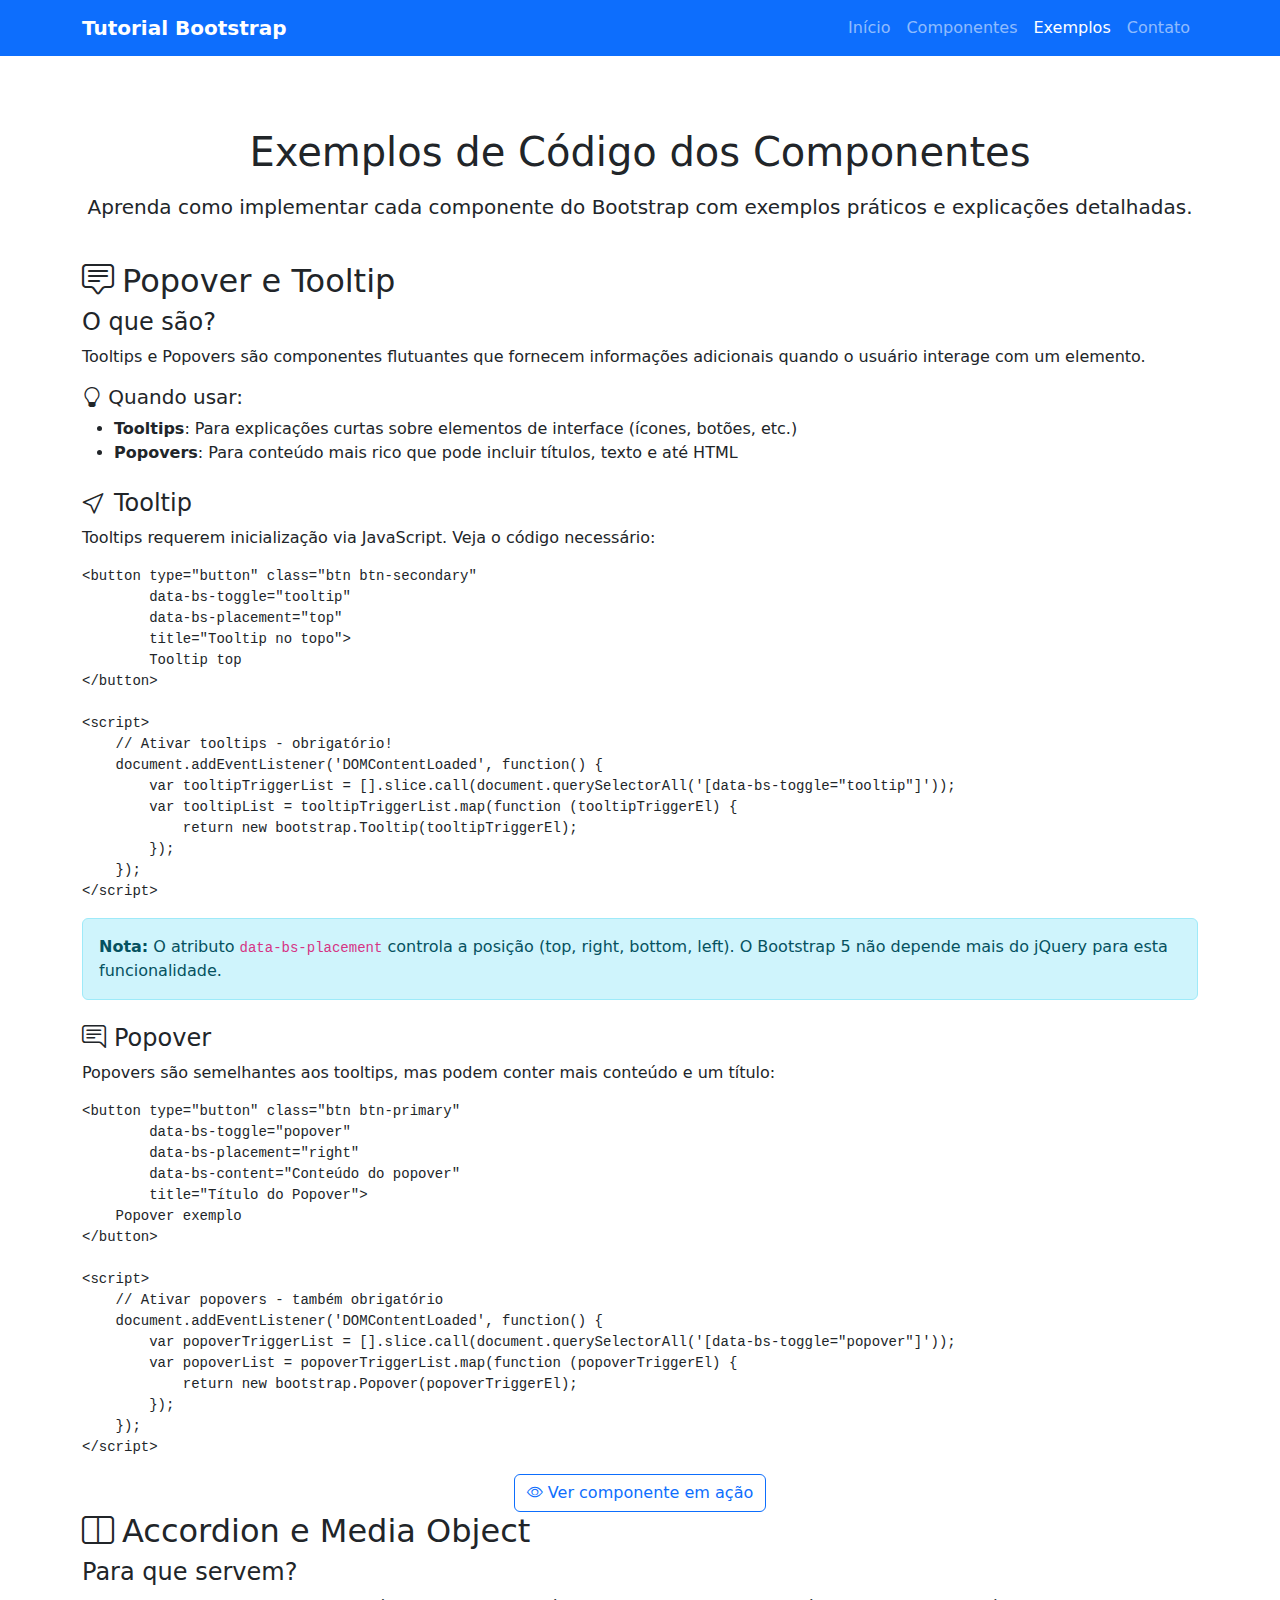
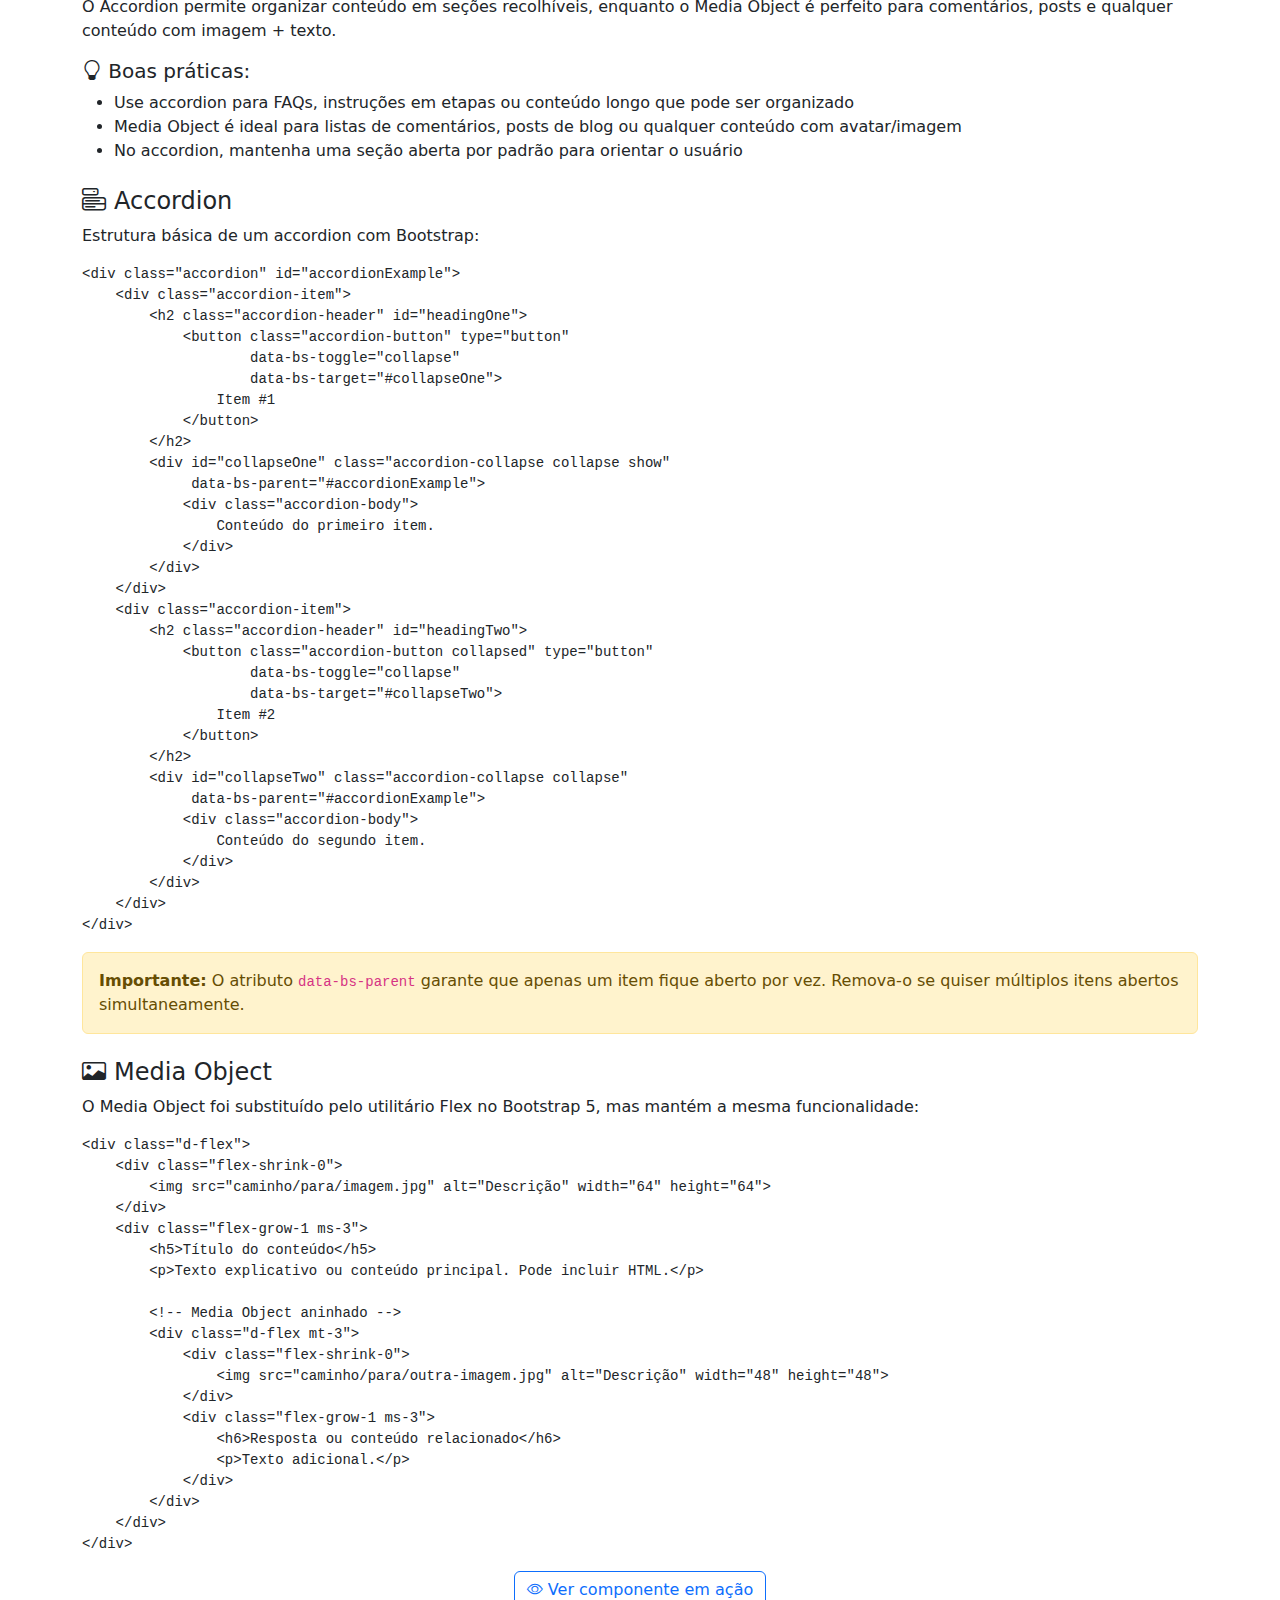
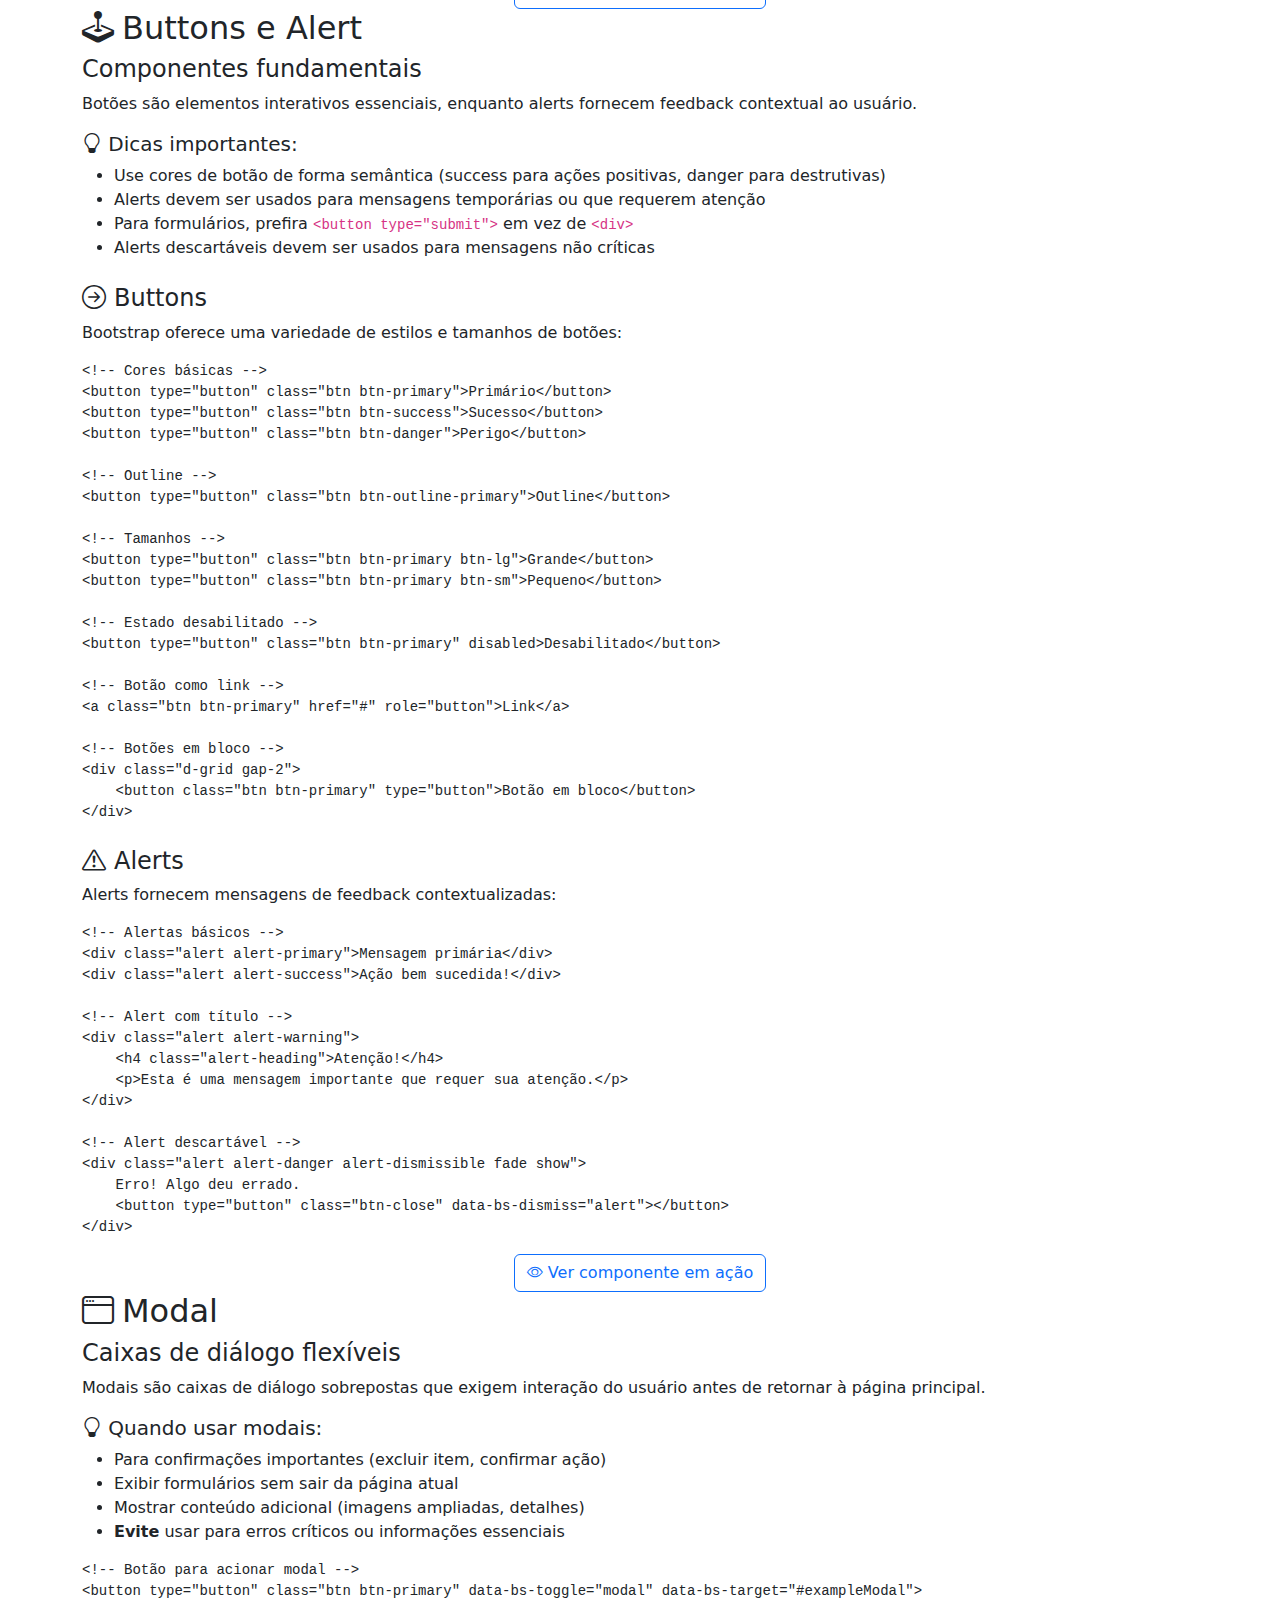
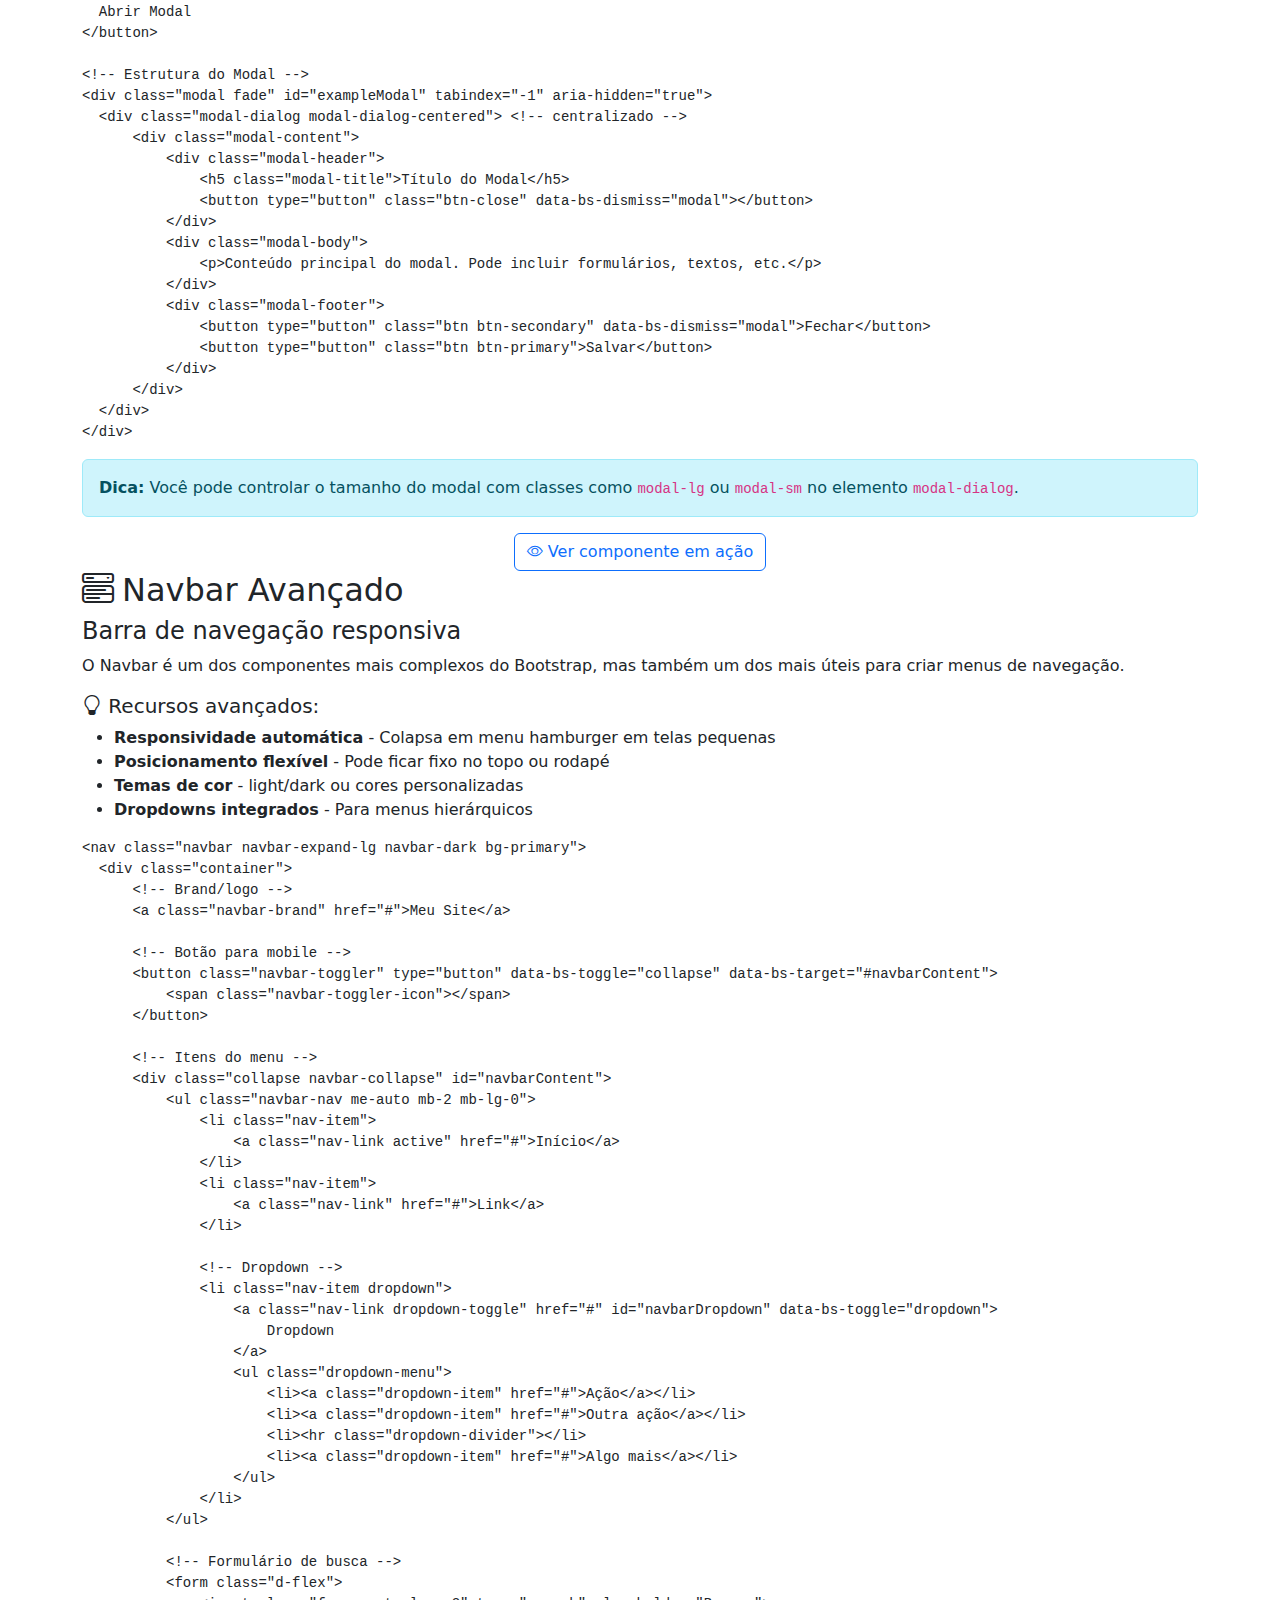
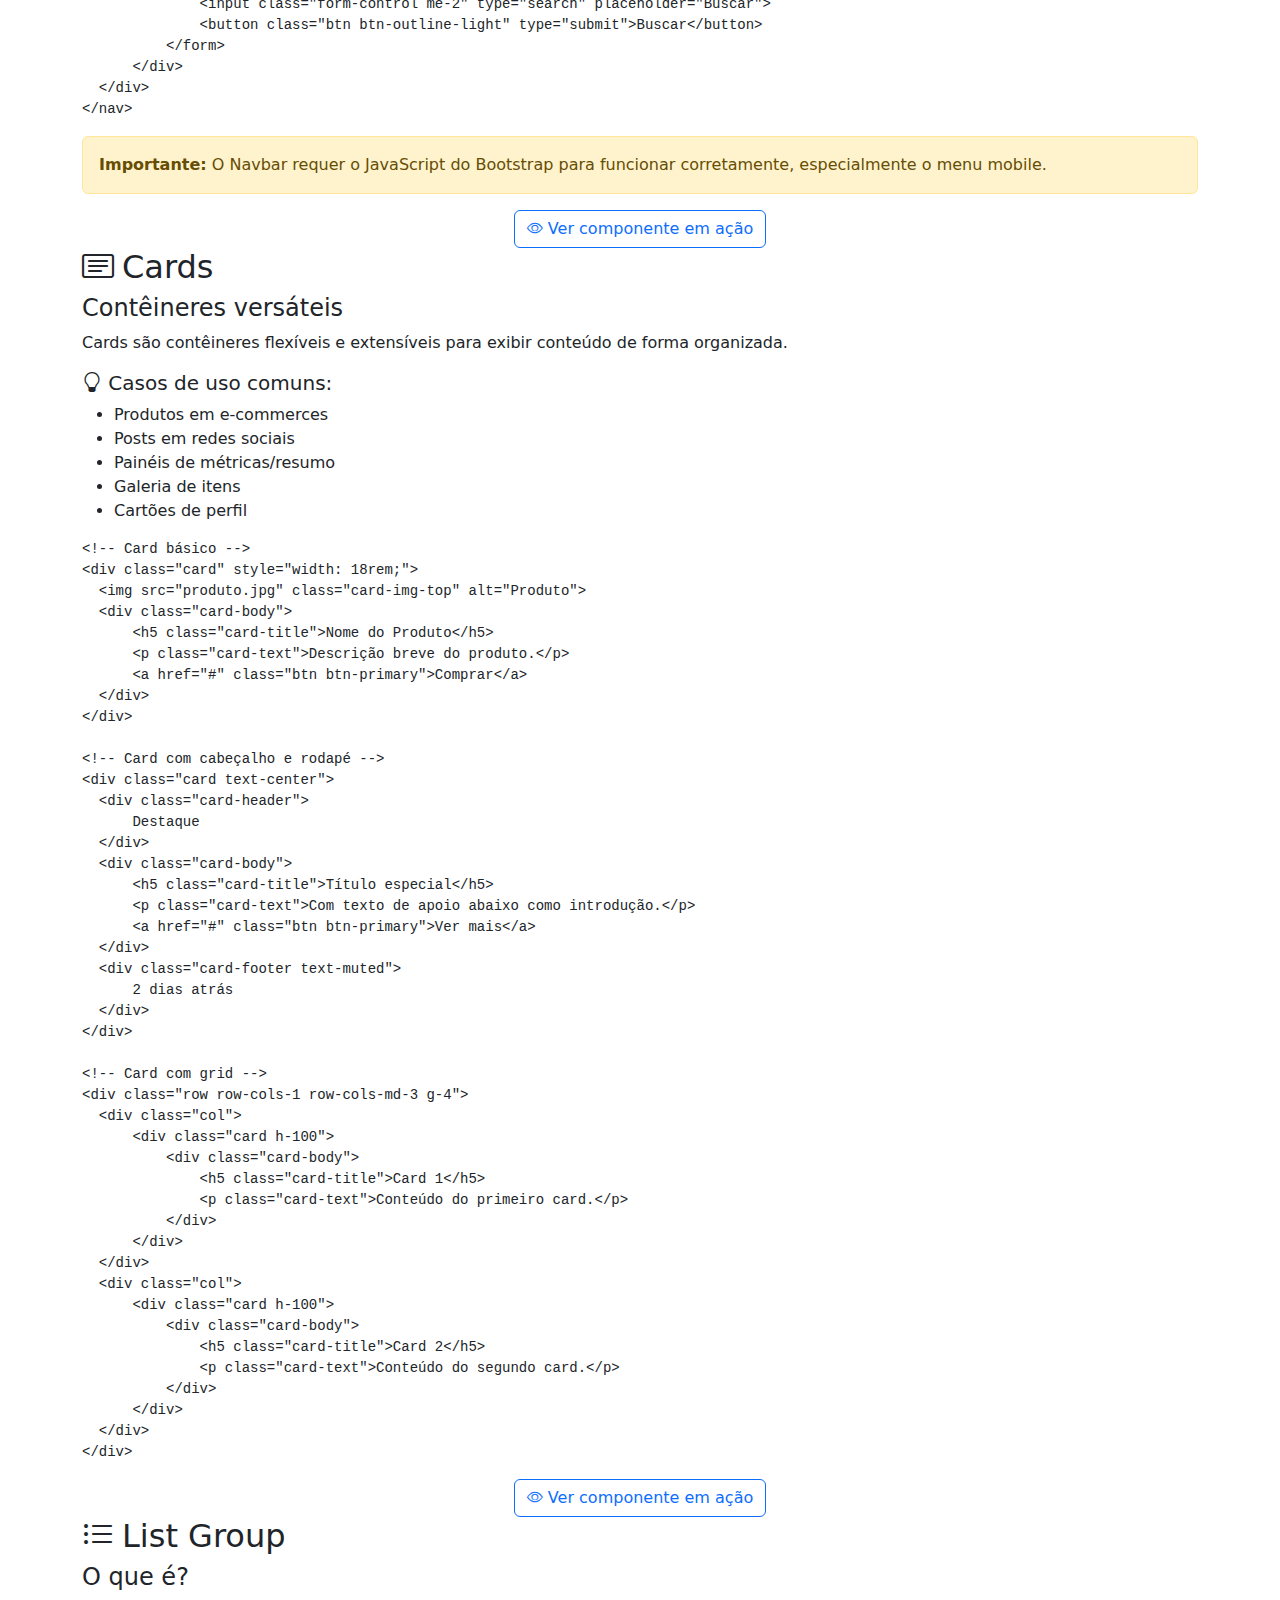
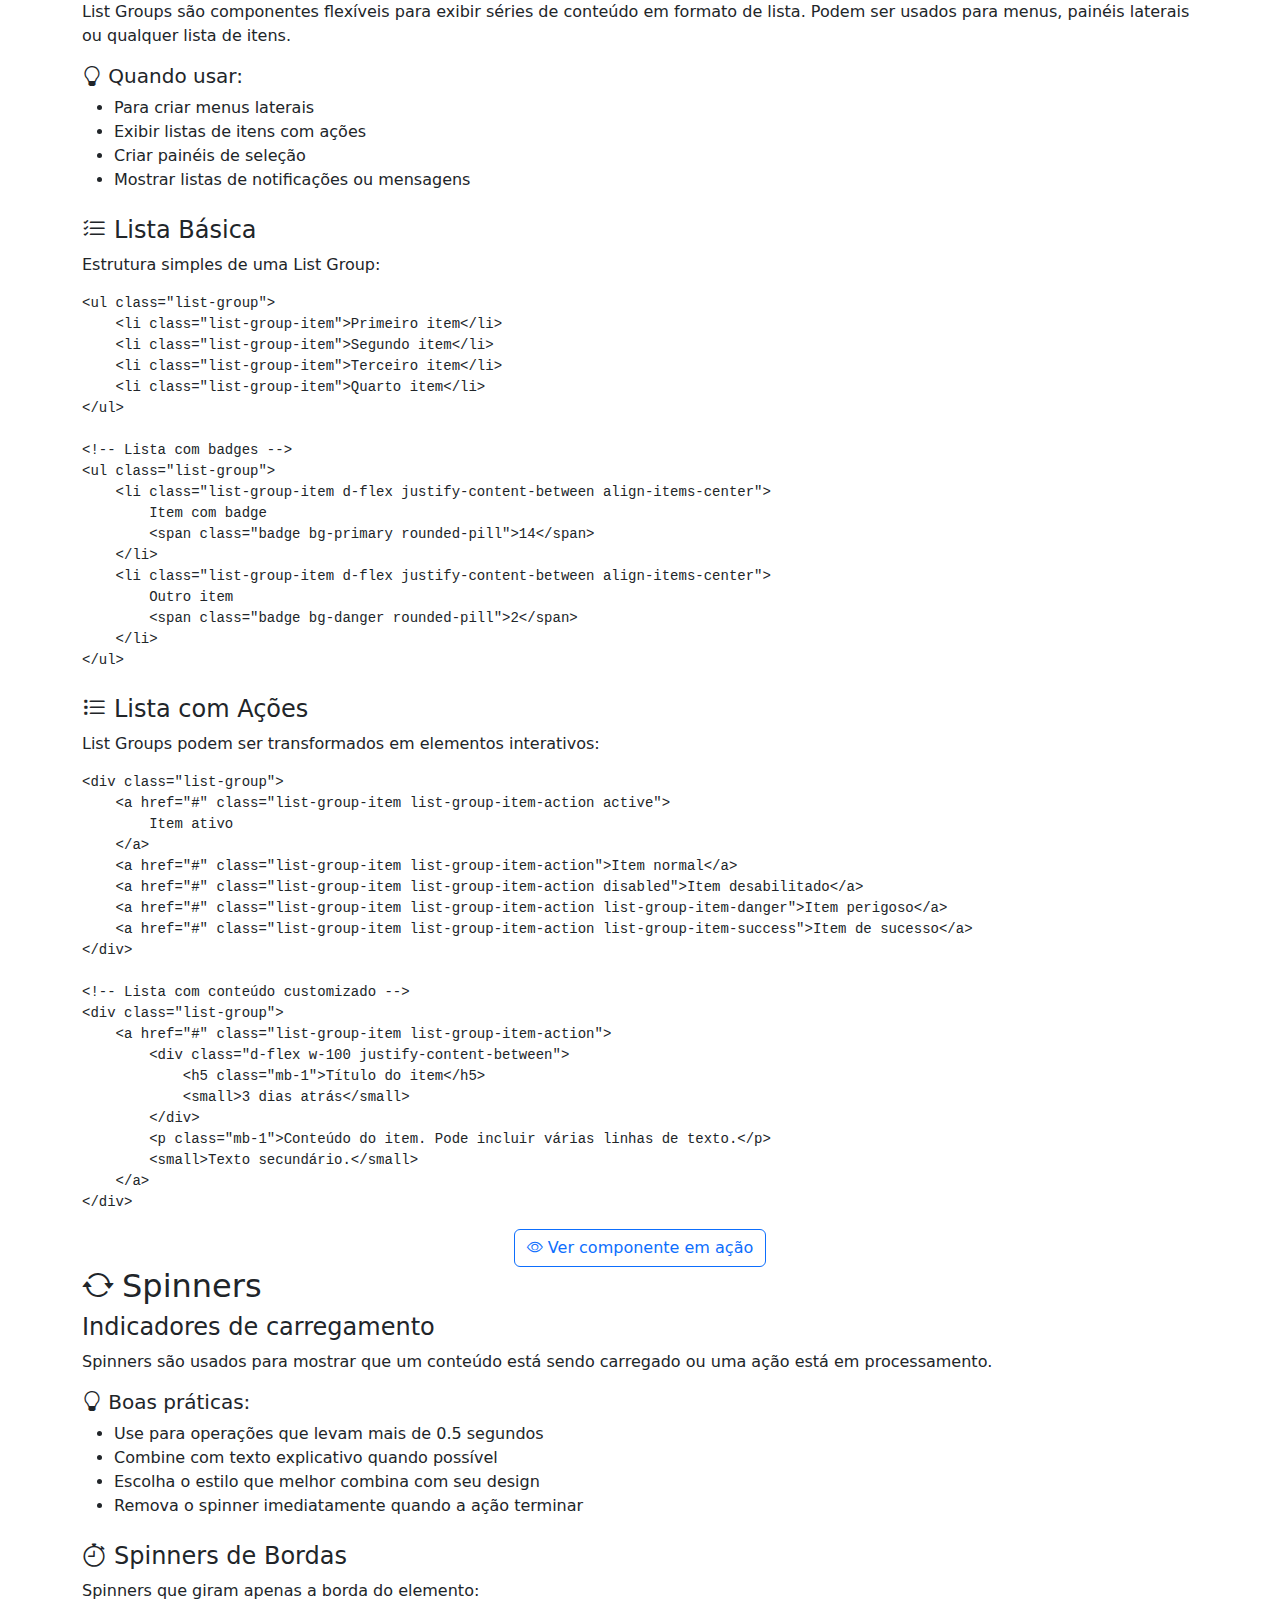
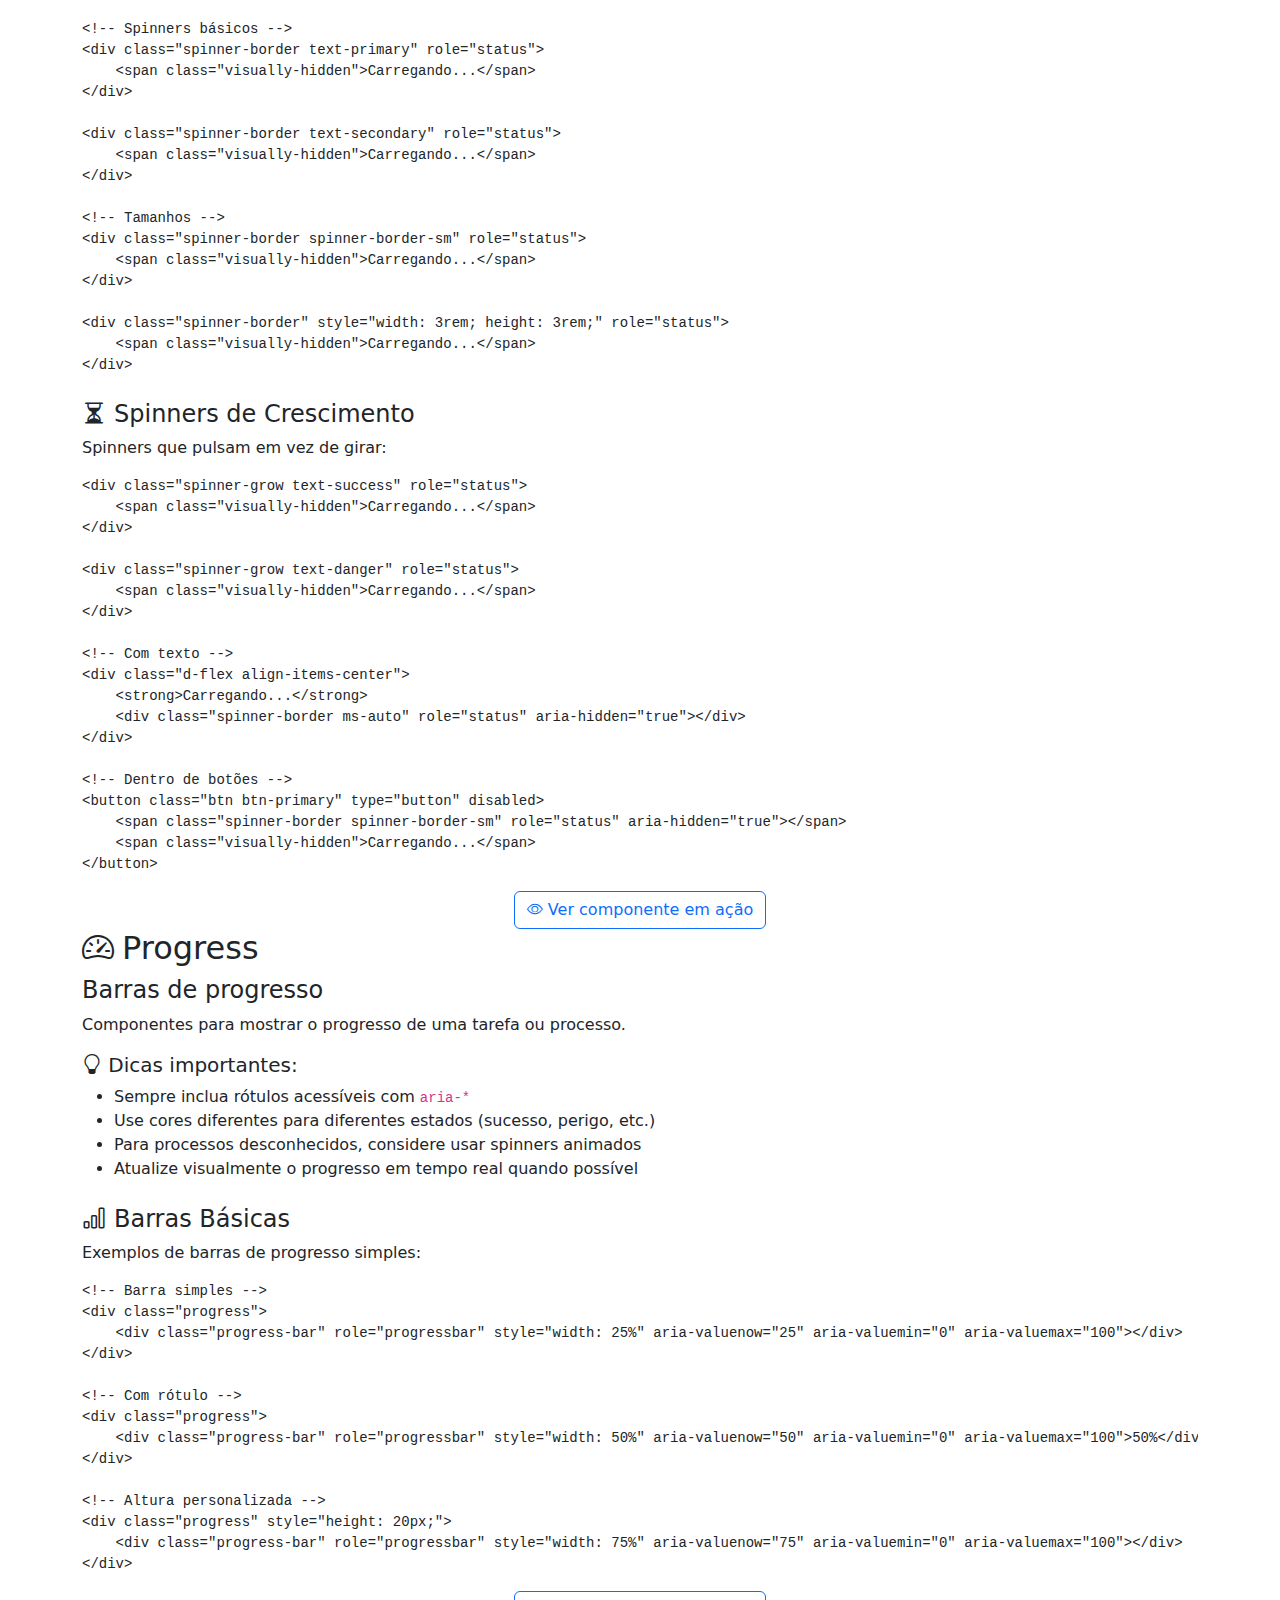
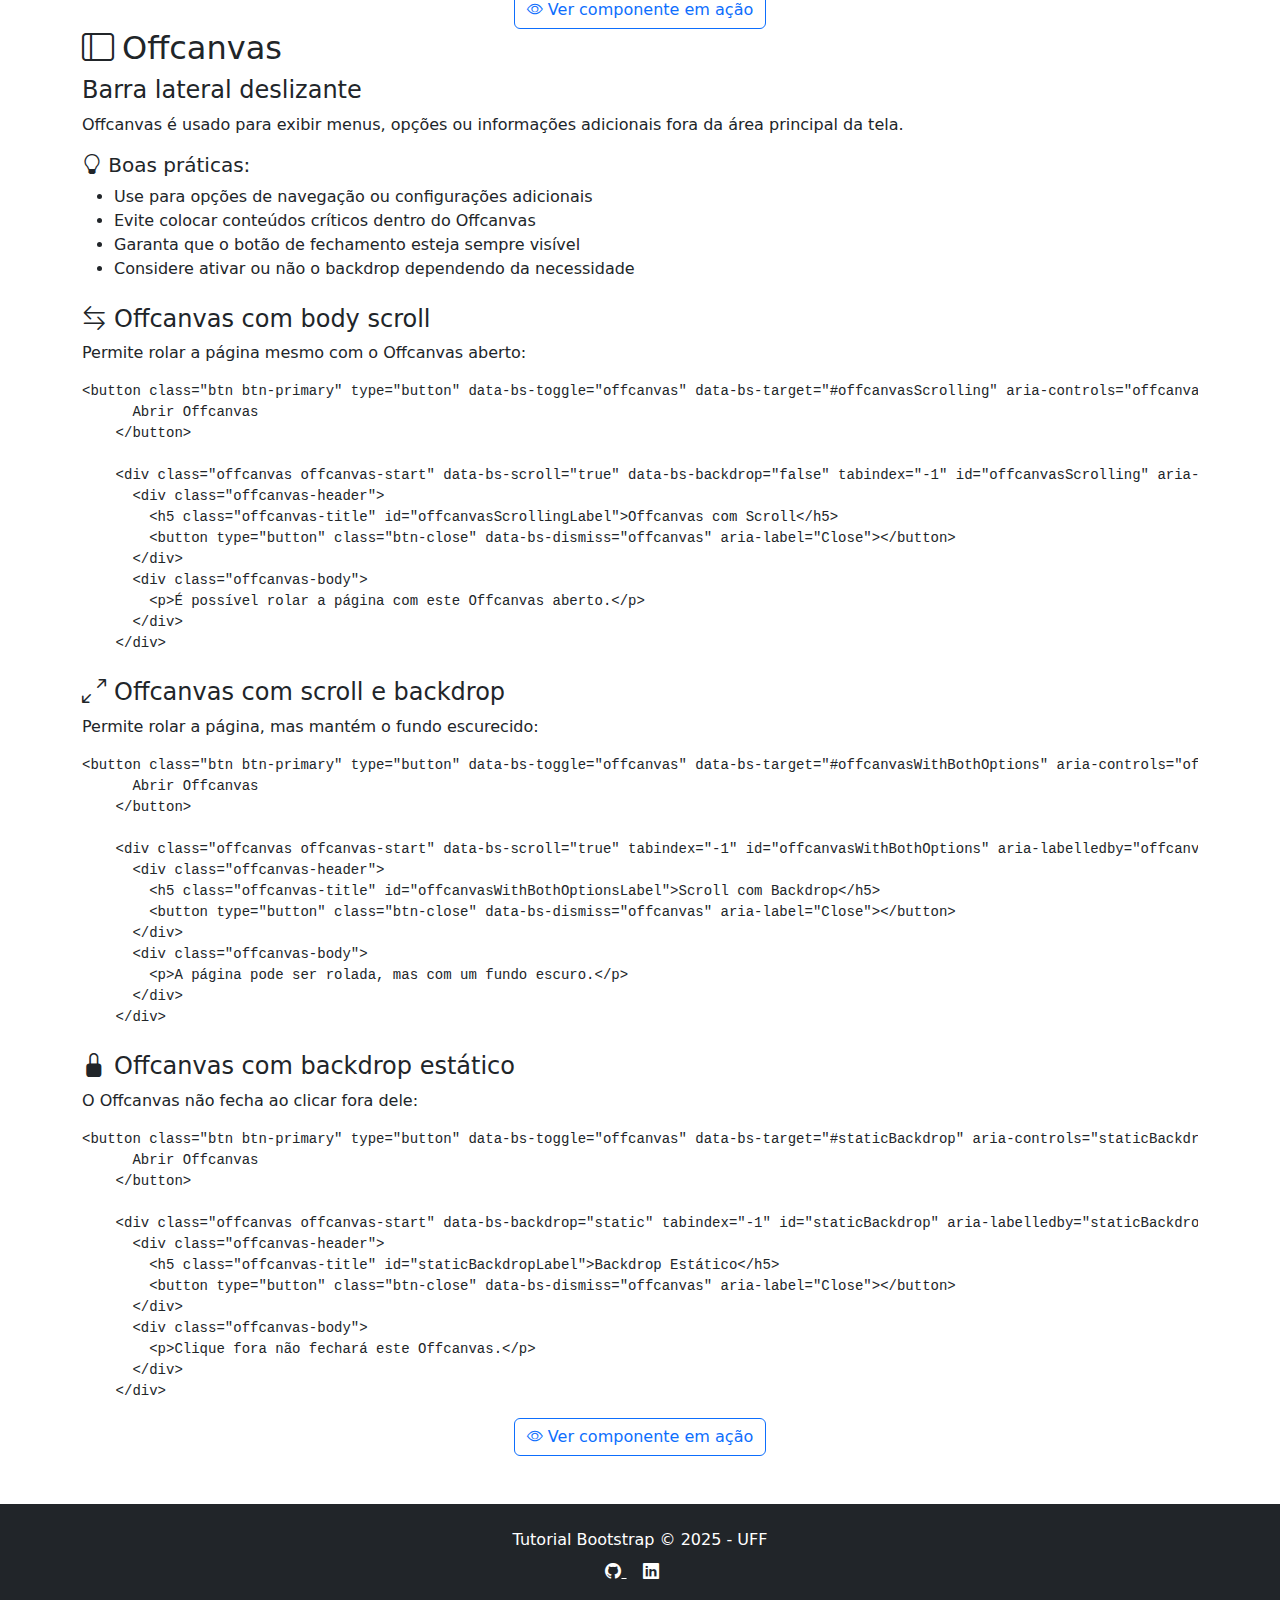
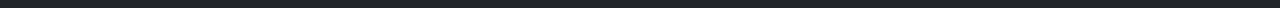
<file: exemplos.html>
<!DOCTYPE html>
<html lang="pt-br">

<head>
  <meta charset="UTF-8">
  <meta name="viewport" content="width=device-width, initial-scale=1, shrink-to-fit=no">
  <link href="assets/css/bootstrap.min.css" rel="stylesheet">
  <link href="assets/css/all.css" rel="stylesheet">
  <link href="assets/css/styles.css" rel="stylesheet">
  <title>Tutorial Bootstrap - Exemplos de Código</title>
  <!-- Bootstrap Icons -->
  <link rel="stylesheet" href="https://cdn.jsdelivr.net/npm/bootstrap-icons@1.10.0/font/bootstrap-icons.css">
</head>

<body>
  <!-- NAVBAR -->
  <nav class="navbar navbar-expand-lg navbar-dark bg-primary sticky-top">
    <div class="container">
      <a class="navbar-brand fw-bold" href="#">Tutorial Bootstrap</a>

      <!-- Botão visível apenas em telas pequenas -->
      <div class="dropdown d-lg-none ms-auto">
        <button class="btn btn-primary dropdown-toggle" type="button" id="mobileMenuButton" data-bs-toggle="dropdown"
          aria-expanded="false">
          Menu
        </button>
        <ul class="dropdown-menu dropdown-menu-end" aria-labelledby="mobileMenuButton">
          <li><a class="dropdown-item" href="index.html">Início</a></li>
          <li><a class="dropdown-item" href="componentes.html">Componentes</a></li>
          <li><a class="dropdown-item" href="exemplos.html">Exemplos</a></li>
          <li><a class="dropdown-item" href="contato.html">Contato</a></li>
        </ul>
      </div>

      <!-- Navegação normal visível apenas em telas grandes -->
      <div class="collapse navbar-collapse d-none d-lg-block" id="menuNav">
        <ul class="navbar-nav ms-auto">
          <li class="nav-item"><a class="nav-link" href="index.html">Início</a></li>
          <li class="nav-item"><a class="nav-link" href="componentes.html">Componentes</a></li>
          <li class="nav-item"><a class="nav-link active" href="exemplos.html">Exemplos</a></li>
          <li class="nav-item"><a class="nav-link" href="contato.html">Contato</a></li>
        </ul>
      </div>
    </div>
  </nav>


  <div class="container my-5 pt-4">
    <div class="row mb-4">
      <div class="col-12">
        <h1 class="text-center mb-3">Exemplos de Código dos Componentes</h1>
        <p class="lead text-center">Aprenda como implementar cada componente do Bootstrap com exemplos práticos e
          explicações detalhadas.</p>
      </div>
    </div>

    <!-- Popover e Tooltip -->
    <div class="code-section" id="popover-tooltip-code">
      <h2><i class="bi bi-chat-square-text me-2"></i>Popover e Tooltip</h2>

      <div class="component-explanation">
        <h4>O que são?</h4>
        <p>Tooltips e Popovers são componentes flutuantes que fornecem informações adicionais quando o usuário interage
          com um elemento.</p>

        <div class="best-practices">
          <h5><i class="bi bi-lightbulb"></i> Quando usar:</h5>
          <ul>
            <li><strong>Tooltips</strong>: Para explicações curtas sobre elementos de interface (ícones, botões, etc.)
            </li>
            <li><strong>Popovers</strong>: Para conteúdo mais rico que pode incluir títulos, texto e até HTML</li>
          </ul>
        </div>
      </div>

      <h4 class="mt-4"><i class="bi bi-cursor me-2"></i>Tooltip</h4>
      <p>Tooltips requerem inicialização via JavaScript. Veja o código necessário:</p>

      <pre><code>&lt;button type="button" class="btn btn-secondary" 
        data-bs-toggle="tooltip" 
        data-bs-placement="top" 
        title="Tooltip no topo"&gt;
        Tooltip top
&lt;/button&gt;

&lt;script&gt;
    // Ativar tooltips - obrigatório!
    document.addEventListener('DOMContentLoaded', function() {
        var tooltipTriggerList = [].slice.call(document.querySelectorAll('[data-bs-toggle="tooltip"]'));
        var tooltipList = tooltipTriggerList.map(function (tooltipTriggerEl) {
            return new bootstrap.Tooltip(tooltipTriggerEl);
        });
    });
&lt;/script&gt;</code></pre>

      <div class="alert alert-info mt-3">
        <strong>Nota:</strong> O atributo <code>data-bs-placement</code> controla a posição (top, right, bottom, left).
        O Bootstrap 5 não depende mais do jQuery para esta funcionalidade.
      </div>

      <h4 class="mt-4"><i class="bi bi-chat-right-text me-2"></i>Popover</h4>
      <p>Popovers são semelhantes aos tooltips, mas podem conter mais conteúdo e um título:</p>

      <pre><code>&lt;button type="button" class="btn btn-primary" 
        data-bs-toggle="popover" 
        data-bs-placement="right" 
        data-bs-content="Conteúdo do popover" 
        title="Título do Popover"&gt;
    Popover exemplo
&lt;/button&gt;

&lt;script&gt;
    // Ativar popovers - também obrigatório
    document.addEventListener('DOMContentLoaded', function() {
        var popoverTriggerList = [].slice.call(document.querySelectorAll('[data-bs-toggle="popover"]'));
        var popoverList = popoverTriggerList.map(function (popoverTriggerEl) {
            return new bootstrap.Popover(popoverTriggerEl);
        });
    });
&lt;/script&gt;</code></pre>

      <div class="text-center component-link">
        <a href="componentes.html#popover-tooltip" class="btn btn-outline-primary">
          <i class="bi bi-eye"></i> Ver componente em ação
        </a>
      </div>
    </div>

    <!-- Accordion e Media -->
    <div class="code-section" id="accordion-media-code">
      <h2><i class="bi bi-layout-split me-2"></i>Accordion e Media Object</h2>

      <div class="component-explanation">
        <h4>Para que servem?</h4>
        <p>O Accordion permite organizar conteúdo em seções recolhíveis, enquanto o Media Object é perfeito para
          comentários, posts e qualquer conteúdo com imagem + texto.</p>

        <div class="best-practices">
          <h5><i class="bi bi-lightbulb"></i> Boas práticas:</h5>
          <ul>
            <li>Use accordion para FAQs, instruções em etapas ou conteúdo longo que pode ser organizado</li>
            <li>Media Object é ideal para listas de comentários, posts de blog ou qualquer conteúdo com avatar/imagem
            </li>
            <li>No accordion, mantenha uma seção aberta por padrão para orientar o usuário</li>
          </ul>
        </div>
      </div>

      <h4 class="mt-4"><i class="bi bi-menu-button me-2"></i>Accordion</h4>
      <p>Estrutura básica de um accordion com Bootstrap:</p>

      <pre><code>&lt;div class="accordion" id="accordionExample"&gt;
    &lt;div class="accordion-item"&gt;
        &lt;h2 class="accordion-header" id="headingOne"&gt;
            &lt;button class="accordion-button" type="button" 
                    data-bs-toggle="collapse" 
                    data-bs-target="#collapseOne"&gt;
                Item #1
            &lt;/button&gt;
        &lt;/h2&gt;
        &lt;div id="collapseOne" class="accordion-collapse collapse show" 
             data-bs-parent="#accordionExample"&gt;
            &lt;div class="accordion-body"&gt;
                Conteúdo do primeiro item.
            &lt;/div&gt;
        &lt;/div&gt;
    &lt;/div&gt;
    &lt;div class="accordion-item"&gt;
        &lt;h2 class="accordion-header" id="headingTwo"&gt;
            &lt;button class="accordion-button collapsed" type="button" 
                    data-bs-toggle="collapse" 
                    data-bs-target="#collapseTwo"&gt;
                Item #2
            &lt;/button&gt;
        &lt;/h2&gt;
        &lt;div id="collapseTwo" class="accordion-collapse collapse" 
             data-bs-parent="#accordionExample"&gt;
            &lt;div class="accordion-body"&gt;
                Conteúdo do segundo item.
            &lt;/div&gt;
        &lt;/div&gt;
    &lt;/div&gt;
&lt;/div&gt;</code></pre>

      <div class="alert alert-warning mt-3">
        <strong>Importante:</strong> O atributo <code>data-bs-parent</code> garante que apenas um item fique aberto por
        vez. Remova-o se quiser múltiplos itens abertos simultaneamente.
      </div>

      <h4 class="mt-4"><i class="bi bi-card-image me-2"></i>Media Object</h4>
      <p>O Media Object foi substituído pelo utilitário Flex no Bootstrap 5, mas mantém a mesma funcionalidade:</p>

      <pre><code>&lt;div class="d-flex"&gt;
    &lt;div class="flex-shrink-0"&gt;
        &lt;img src="caminho/para/imagem.jpg" alt="Descrição" width="64" height="64"&gt;
    &lt;/div&gt;
    &lt;div class="flex-grow-1 ms-3"&gt;
        &lt;h5&gt;Título do conteúdo&lt;/h5&gt;
        &lt;p&gt;Texto explicativo ou conteúdo principal. Pode incluir HTML.&lt;/p&gt;
        
        &lt;!-- Media Object aninhado --&gt;
        &lt;div class="d-flex mt-3"&gt;
            &lt;div class="flex-shrink-0"&gt;
                &lt;img src="caminho/para/outra-imagem.jpg" alt="Descrição" width="48" height="48"&gt;
            &lt;/div&gt;
            &lt;div class="flex-grow-1 ms-3"&gt;
                &lt;h6&gt;Resposta ou conteúdo relacionado&lt;/h6&gt;
                &lt;p&gt;Texto adicional.&lt;/p&gt;
            &lt;/div&gt;
        &lt;/div&gt;
    &lt;/div&gt;
&lt;/div&gt;</code></pre>

      <div class="text-center component-link">
        <a href="componentes.html#accordion-media" class="btn btn-outline-primary">
          <i class="bi bi-eye"></i> Ver componente em ação
        </a>
      </div>
    </div>

    <!-- Buttons e Alert -->
    <div class="code-section" id="buttons-alert-code">
      <h2><i class="bi bi-joystick me-2"></i>Buttons e Alert</h2>

      <div class="component-explanation">
        <h4>Componentes fundamentais</h4>
        <p>Botões são elementos interativos essenciais, enquanto alerts fornecem feedback contextual ao usuário.</p>

        <div class="best-practices">
          <h5><i class="bi bi-lightbulb"></i> Dicas importantes:</h5>
          <ul>
            <li>Use cores de botão de forma semântica (success para ações positivas, danger para destrutivas)</li>
            <li>Alerts devem ser usados para mensagens temporárias ou que requerem atenção</li>
            <li>Para formulários, prefira <code>&lt;button type="submit"&gt;</code> em vez de <code>&lt;div&gt;</code>
            </li>
            <li>Alerts descartáveis devem ser usados para mensagens não críticas</li>
          </ul>
        </div>
      </div>

      <h4 class="mt-4"><i class="bi bi-arrow-right-circle me-2"></i>Buttons</h4>
      <p>Bootstrap oferece uma variedade de estilos e tamanhos de botões:</p>

      <pre><code>&lt;!-- Cores básicas --&gt;
&lt;button type="button" class="btn btn-primary"&gt;Primário&lt;/button&gt;
&lt;button type="button" class="btn btn-success"&gt;Sucesso&lt;/button&gt;
&lt;button type="button" class="btn btn-danger"&gt;Perigo&lt;/button&gt;

&lt;!-- Outline --&gt;
&lt;button type="button" class="btn btn-outline-primary"&gt;Outline&lt;/button&gt;

&lt;!-- Tamanhos --&gt;
&lt;button type="button" class="btn btn-primary btn-lg"&gt;Grande&lt;/button&gt;
&lt;button type="button" class="btn btn-primary btn-sm"&gt;Pequeno&lt;/button&gt;

&lt;!-- Estado desabilitado --&gt;
&lt;button type="button" class="btn btn-primary" disabled&gt;Desabilitado&lt;/button&gt;

&lt;!-- Botão como link --&gt;
&lt;a class="btn btn-primary" href="#" role="button"&gt;Link&lt;/a&gt;

&lt;!-- Botões em bloco --&gt;
&lt;div class="d-grid gap-2"&gt;
    &lt;button class="btn btn-primary" type="button"&gt;Botão em bloco&lt;/button&gt;
&lt;/div&gt;</code></pre>

      <h4 class="mt-4"><i class="bi bi-exclamation-triangle me-2"></i>Alerts</h4>
      <p>Alerts fornecem mensagens de feedback contextualizadas:</p>

      <pre><code>&lt;!-- Alertas básicos --&gt;
&lt;div class="alert alert-primary"&gt;Mensagem primária&lt;/div&gt;
&lt;div class="alert alert-success"&gt;Ação bem sucedida!&lt;/div&gt;

&lt;!-- Alert com título --&gt;
&lt;div class="alert alert-warning"&gt;
    &lt;h4 class="alert-heading"&gt;Atenção!&lt;/h4&gt;
    &lt;p&gt;Esta é uma mensagem importante que requer sua atenção.&lt;/p&gt;
&lt;/div&gt;

&lt;!-- Alert descartável --&gt;
&lt;div class="alert alert-danger alert-dismissible fade show"&gt;
    Erro! Algo deu errado.
    &lt;button type="button" class="btn-close" data-bs-dismiss="alert"&gt;&lt;/button&gt;
&lt;/div&gt;</code></pre>

      <div class="text-center component-link">
        <a href="componentes.html#buttons-alert" class="btn btn-outline-primary">
          <i class="bi bi-eye"></i> Ver componente em ação
        </a>
      </div>
    </div>

    <!-- Modal -->
    <div class="code-section" id="modal-code">
      <h2><i class="bi bi-window me-2"></i>Modal</h2>

      <div class="component-explanation">
        <h4>Caixas de diálogo flexíveis</h4>
        <p>Modais são caixas de diálogo sobrepostas que exigem interação do usuário antes de retornar à página
          principal.</p>

        <div class="best-practices">
          <h5><i class="bi bi-lightbulb"></i> Quando usar modais:</h5>
          <ul>
            <li>Para confirmações importantes (excluir item, confirmar ação)</li>
            <li>Exibir formulários sem sair da página atual</li>
            <li>Mostrar conteúdo adicional (imagens ampliadas, detalhes)</li>
            <li><strong>Evite</strong> usar para erros críticos ou informações essenciais</li>
          </ul>
        </div>
      </div>

      <pre><code>&lt;!-- Botão para acionar modal --&gt;
&lt;button type="button" class="btn btn-primary" data-bs-toggle="modal" data-bs-target="#exampleModal"&gt;
  Abrir Modal
&lt;/button&gt;

&lt;!-- Estrutura do Modal --&gt;
&lt;div class="modal fade" id="exampleModal" tabindex="-1" aria-hidden="true"&gt;
  &lt;div class="modal-dialog modal-dialog-centered"&gt; &lt;!-- centralizado --&gt;
      &lt;div class="modal-content"&gt;
          &lt;div class="modal-header"&gt;
              &lt;h5 class="modal-title"&gt;Título do Modal&lt;/h5&gt;
              &lt;button type="button" class="btn-close" data-bs-dismiss="modal"&gt;&lt;/button&gt;
          &lt;/div&gt;
          &lt;div class="modal-body"&gt;
              &lt;p&gt;Conteúdo principal do modal. Pode incluir formulários, textos, etc.&lt;/p&gt;
          &lt;/div&gt;
          &lt;div class="modal-footer"&gt;
              &lt;button type="button" class="btn btn-secondary" data-bs-dismiss="modal"&gt;Fechar&lt;/button&gt;
              &lt;button type="button" class="btn btn-primary"&gt;Salvar&lt;/button&gt;
          &lt;/div&gt;
      &lt;/div&gt;
  &lt;/div&gt;
&lt;/div&gt;</code></pre>

      <div class="alert alert-info mt-3">
        <strong>Dica:</strong> Você pode controlar o tamanho do modal com classes como <code>modal-lg</code> ou
        <code>modal-sm</code> no elemento <code>modal-dialog</code>.
      </div>

      <div class="text-center component-link">
        <a href="componentes.html#modal" class="btn btn-outline-primary">
          <i class="bi bi-eye"></i> Ver componente em ação
        </a>
      </div>
    </div>

    <!-- Navbar -->
    <div class="code-section" id="navbar-code">
      <h2><i class="bi bi-menu-button-wide me-2"></i>Navbar Avançado</h2>

      <div class="component-explanation">
        <h4>Barra de navegação responsiva</h4>
        <p>O Navbar é um dos componentes mais complexos do Bootstrap, mas também um dos mais úteis para criar menus de
          navegação.</p>

        <div class="best-practices">
          <h5><i class="bi bi-lightbulb"></i> Recursos avançados:</h5>
          <ul>
            <li><strong>Responsividade automática</strong> - Colapsa em menu hamburger em telas pequenas</li>
            <li><strong>Posicionamento flexível</strong> - Pode ficar fixo no topo ou rodapé</li>
            <li><strong>Temas de cor</strong> - light/dark ou cores personalizadas</li>
            <li><strong>Dropdowns integrados</strong> - Para menus hierárquicos</li>
          </ul>
        </div>
      </div>

      <pre><code>&lt;nav class="navbar navbar-expand-lg navbar-dark bg-primary"&gt;
  &lt;div class="container"&gt;
      &lt;!-- Brand/logo --&gt;
      &lt;a class="navbar-brand" href="#"&gt;Meu Site&lt;/a&gt;
      
      &lt;!-- Botão para mobile --&gt;
      &lt;button class="navbar-toggler" type="button" data-bs-toggle="collapse" data-bs-target="#navbarContent"&gt;
          &lt;span class="navbar-toggler-icon"&gt;&lt;/span&gt;
      &lt;/button&gt;
      
      &lt;!-- Itens do menu --&gt;
      &lt;div class="collapse navbar-collapse" id="navbarContent"&gt;
          &lt;ul class="navbar-nav me-auto mb-2 mb-lg-0"&gt;
              &lt;li class="nav-item"&gt;
                  &lt;a class="nav-link active" href="#"&gt;Início&lt;/a&gt;
              &lt;/li&gt;
              &lt;li class="nav-item"&gt;
                  &lt;a class="nav-link" href="#"&gt;Link&lt;/a&gt;
              &lt;/li&gt;
              
              &lt;!-- Dropdown --&gt;
              &lt;li class="nav-item dropdown"&gt;
                  &lt;a class="nav-link dropdown-toggle" href="#" id="navbarDropdown" data-bs-toggle="dropdown"&gt;
                      Dropdown
                  &lt;/a&gt;
                  &lt;ul class="dropdown-menu"&gt;
                      &lt;li&gt;&lt;a class="dropdown-item" href="#"&gt;Ação&lt;/a&gt;&lt;/li&gt;
                      &lt;li&gt;&lt;a class="dropdown-item" href="#"&gt;Outra ação&lt;/a&gt;&lt;/li&gt;
                      &lt;li&gt;&lt;hr class="dropdown-divider"&gt;&lt;/li&gt;
                      &lt;li&gt;&lt;a class="dropdown-item" href="#"&gt;Algo mais&lt;/a&gt;&lt;/li&gt;
                  &lt;/ul&gt;
              &lt;/li&gt;
          &lt;/ul&gt;
          
          &lt;!-- Formulário de busca --&gt;
          &lt;form class="d-flex"&gt;
              &lt;input class="form-control me-2" type="search" placeholder="Buscar"&gt;
              &lt;button class="btn btn-outline-light" type="submit"&gt;Buscar&lt;/button&gt;
          &lt;/form&gt;
      &lt;/div&gt;
  &lt;/div&gt;
&lt;/nav&gt;</code></pre>

      <div class="alert alert-warning mt-3">
        <strong>Importante:</strong> O Navbar requer o JavaScript do Bootstrap para funcionar corretamente,
        especialmente o menu mobile.
      </div>

      <div class="text-center component-link">
        <a href="componentes.html#navbar" class="btn btn-outline-primary">
          <i class="bi bi-eye"></i> Ver componente em ação
        </a>
      </div>
    </div>

    <!-- Cards -->
    <div class="code-section" id="cards-code">
      <h2><i class="bi bi-card-text me-2"></i>Cards</h2>

      <div class="component-explanation">
        <h4>Contêineres versáteis</h4>
        <p>Cards são contêineres flexíveis e extensíveis para exibir conteúdo de forma organizada.</p>

        <div class="best-practices">
          <h5><i class="bi bi-lightbulb"></i> Casos de uso comuns:</h5>
          <ul>
            <li>Produtos em e-commerces</li>
            <li>Posts em redes sociais</li>
            <li>Painéis de métricas/resumo</li>
            <li>Galeria de itens</li>
            <li>Cartões de perfil</li>
          </ul>
        </div>
      </div>

      <pre><code>&lt;!-- Card básico --&gt;
&lt;div class="card" style="width: 18rem;"&gt;
  &lt;img src="produto.jpg" class="card-img-top" alt="Produto"&gt;
  &lt;div class="card-body"&gt;
      &lt;h5 class="card-title"&gt;Nome do Produto&lt;/h5&gt;
      &lt;p class="card-text"&gt;Descrição breve do produto.&lt;/p&gt;
      &lt;a href="#" class="btn btn-primary"&gt;Comprar&lt;/a&gt;
  &lt;/div&gt;
&lt;/div&gt;

&lt;!-- Card com cabeçalho e rodapé --&gt;
&lt;div class="card text-center"&gt;
  &lt;div class="card-header"&gt;
      Destaque
  &lt;/div&gt;
  &lt;div class="card-body"&gt;
      &lt;h5 class="card-title"&gt;Título especial&lt;/h5&gt;
      &lt;p class="card-text"&gt;Com texto de apoio abaixo como introdução.&lt;/p&gt;
      &lt;a href="#" class="btn btn-primary"&gt;Ver mais&lt;/a&gt;
  &lt;/div&gt;
  &lt;div class="card-footer text-muted"&gt;
      2 dias atrás
  &lt;/div&gt;
&lt;/div&gt;

&lt;!-- Card com grid --&gt;
&lt;div class="row row-cols-1 row-cols-md-3 g-4"&gt;
  &lt;div class="col"&gt;
      &lt;div class="card h-100"&gt;
          &lt;div class="card-body"&gt;
              &lt;h5 class="card-title"&gt;Card 1&lt;/h5&gt;
              &lt;p class="card-text"&gt;Conteúdo do primeiro card.&lt;/p&gt;
          &lt;/div&gt;
      &lt;/div&gt;
  &lt;/div&gt;
  &lt;div class="col"&gt;
      &lt;div class="card h-100"&gt;
          &lt;div class="card-body"&gt;
              &lt;h5 class="card-title"&gt;Card 2&lt;/h5&gt;
              &lt;p class="card-text"&gt;Conteúdo do segundo card.&lt;/p&gt;
          &lt;/div&gt;
      &lt;/div&gt;
  &lt;/div&gt;
&lt;/div&gt;</code></pre>

      <div class="text-center component-link">
        <a href="componentes.html#cards" class="btn btn-outline-primary">
          <i class="bi bi-eye"></i> Ver componente em ação
        </a>
      </div>
    </div>
    <!-- List Group -->
    <div class="code-section" id="list-group-code">
      <h2><i class="bi bi-list-ul me-2"></i>List Group</h2>

      <div class="component-explanation">
        <h4>O que é?</h4>
        <p>List Groups são componentes flexíveis para exibir séries de conteúdo em formato de lista. Podem ser usados
          para menus, painéis laterais ou qualquer lista de itens.</p>

        <div class="best-practices">
          <h5><i class="bi bi-lightbulb"></i> Quando usar:</h5>
          <ul>
            <li>Para criar menus laterais</li>
            <li>Exibir listas de itens com ações</li>
            <li>Criar painéis de seleção</li>
            <li>Mostrar listas de notificações ou mensagens</li>
          </ul>
        </div>
      </div>

      <h4 class="mt-4"><i class="bi bi-list-check me-2"></i>Lista Básica</h4>
      <p>Estrutura simples de uma List Group:</p>

      <pre><code>&lt;ul class="list-group"&gt;
    &lt;li class="list-group-item"&gt;Primeiro item&lt;/li&gt;
    &lt;li class="list-group-item"&gt;Segundo item&lt;/li&gt;
    &lt;li class="list-group-item"&gt;Terceiro item&lt;/li&gt;
    &lt;li class="list-group-item"&gt;Quarto item&lt;/li&gt;
&lt;/ul&gt;

&lt;!-- Lista com badges --&gt;
&lt;ul class="list-group"&gt;
    &lt;li class="list-group-item d-flex justify-content-between align-items-center"&gt;
        Item com badge
        &lt;span class="badge bg-primary rounded-pill"&gt;14&lt;/span&gt;
    &lt;/li&gt;
    &lt;li class="list-group-item d-flex justify-content-between align-items-center"&gt;
        Outro item
        &lt;span class="badge bg-danger rounded-pill"&gt;2&lt;/span&gt;
    &lt;/li&gt;
&lt;/ul&gt;</code></pre>

      <h4 class="mt-4"><i class="bi bi-list-task me-2"></i>Lista com Ações</h4>
      <p>List Groups podem ser transformados em elementos interativos:</p>

      <pre><code>&lt;div class="list-group"&gt;
    &lt;a href="#" class="list-group-item list-group-item-action active"&gt;
        Item ativo
    &lt;/a&gt;
    &lt;a href="#" class="list-group-item list-group-item-action"&gt;Item normal&lt;/a&gt;
    &lt;a href="#" class="list-group-item list-group-item-action disabled"&gt;Item desabilitado&lt;/a&gt;
    &lt;a href="#" class="list-group-item list-group-item-action list-group-item-danger"&gt;Item perigoso&lt;/a&gt;
    &lt;a href="#" class="list-group-item list-group-item-action list-group-item-success"&gt;Item de sucesso&lt;/a&gt;
&lt;/div&gt;

&lt;!-- Lista com conteúdo customizado --&gt;
&lt;div class="list-group"&gt;
    &lt;a href="#" class="list-group-item list-group-item-action"&gt;
        &lt;div class="d-flex w-100 justify-content-between"&gt;
            &lt;h5 class="mb-1"&gt;Título do item&lt;/h5&gt;
            &lt;small&gt;3 dias atrás&lt;/small&gt;
        &lt;/div&gt;
        &lt;p class="mb-1"&gt;Conteúdo do item. Pode incluir várias linhas de texto.&lt;/p&gt;
        &lt;small&gt;Texto secundário.&lt;/small&gt;
    &lt;/a&gt;
&lt;/div&gt;</code></pre>

      <div class="text-center component-link">
        <a href="componentes.html#list-group" class="btn btn-outline-primary">
          <i class="bi bi-eye"></i> Ver componente em ação
        </a>
      </div>
    </div>

    <!-- Spinners -->
    <div class="code-section" id="spinners-code">
      <h2><i class="bi bi-arrow-repeat me-2"></i>Spinners</h2>

      <div class="component-explanation">
        <h4>Indicadores de carregamento</h4>
        <p>Spinners são usados para mostrar que um conteúdo está sendo carregado ou uma ação está em processamento.</p>

        <div class="best-practices">
          <h5><i class="bi bi-lightbulb"></i> Boas práticas:</h5>
          <ul>
            <li>Use para operações que levam mais de 0.5 segundos</li>
            <li>Combine com texto explicativo quando possível</li>
            <li>Escolha o estilo que melhor combina com seu design</li>
            <li>Remova o spinner imediatamente quando a ação terminar</li>
          </ul>
        </div>
      </div>

      <h4 class="mt-4"><i class="bi bi-stopwatch me-2"></i>Spinners de Bordas</h4>
      <p>Spinners que giram apenas a borda do elemento:</p>

      <pre><code>&lt;!-- Spinners básicos --&gt;
&lt;div class="spinner-border text-primary" role="status"&gt;
    &lt;span class="visually-hidden"&gt;Carregando...&lt;/span&gt;
&lt;/div&gt;

&lt;div class="spinner-border text-secondary" role="status"&gt;
    &lt;span class="visually-hidden"&gt;Carregando...&lt;/span&gt;
&lt;/div&gt;

&lt;!-- Tamanhos --&gt;
&lt;div class="spinner-border spinner-border-sm" role="status"&gt;
    &lt;span class="visually-hidden"&gt;Carregando...&lt;/span&gt;
&lt;/div&gt;

&lt;div class="spinner-border" style="width: 3rem; height: 3rem;" role="status"&gt;
    &lt;span class="visually-hidden"&gt;Carregando...&lt;/span&gt;
&lt;/div&gt;</code></pre>

      <h4 class="mt-4"><i class="bi bi-hourglass-split me-2"></i>Spinners de Crescimento</h4>
      <p>Spinners que pulsam em vez de girar:</p>

      <pre><code>&lt;div class="spinner-grow text-success" role="status"&gt;
    &lt;span class="visually-hidden"&gt;Carregando...&lt;/span&gt;
&lt;/div&gt;

&lt;div class="spinner-grow text-danger" role="status"&gt;
    &lt;span class="visually-hidden"&gt;Carregando...&lt;/span&gt;
&lt;/div&gt;

&lt;!-- Com texto --&gt;
&lt;div class="d-flex align-items-center"&gt;
    &lt;strong&gt;Carregando...&lt;/strong&gt;
    &lt;div class="spinner-border ms-auto" role="status" aria-hidden="true"&gt;&lt;/div&gt;
&lt;/div&gt;

&lt;!-- Dentro de botões --&gt;
&lt;button class="btn btn-primary" type="button" disabled&gt;
    &lt;span class="spinner-border spinner-border-sm" role="status" aria-hidden="true"&gt;&lt;/span&gt;
    &lt;span class="visually-hidden"&gt;Carregando...&lt;/span&gt;
&lt;/button&gt;</code></pre>

      <div class="text-center component-link">
        <a href="componentes.html#spinners" class="btn btn-outline-primary">
          <i class="bi bi-eye"></i> Ver componente em ação
        </a>
      </div>
    </div>

    <!-- Progress -->
    <div class="code-section" id="progress-code">
      <h2><i class="bi bi-speedometer2 me-2"></i>Progress</h2>

      <div class="component-explanation">
        <h4>Barras de progresso</h4>
        <p>Componentes para mostrar o progresso de uma tarefa ou processo.</p>

        <div class="best-practices">
          <h5><i class="bi bi-lightbulb"></i> Dicas importantes:</h5>
          <ul>
            <li>Sempre inclua rótulos acessíveis com <code>aria-*</code></li>
            <li>Use cores diferentes para diferentes estados (sucesso, perigo, etc.)</li>
            <li>Para processos desconhecidos, considere usar spinners animados</li>
            <li>Atualize visualmente o progresso em tempo real quando possível</li>
          </ul>
        </div>
      </div>

      <h4 class="mt-4"><i class="bi bi-bar-chart me-2"></i>Barras Básicas</h4>
      <p>Exemplos de barras de progresso simples:</p>

      <pre><code>&lt;!-- Barra simples --&gt;
&lt;div class="progress"&gt;
    &lt;div class="progress-bar" role="progressbar" style="width: 25%" aria-valuenow="25" aria-valuemin="0" aria-valuemax="100"&gt;&lt;/div&gt;
&lt;/div&gt;

&lt;!-- Com rótulo --&gt;
&lt;div class="progress"&gt;
    &lt;div class="progress-bar" role="progressbar" style="width: 50%" aria-valuenow="50" aria-valuemin="0" aria-valuemax="100"&gt;50%&lt;/div&gt;
&lt;/div&gt;

&lt;!-- Altura personalizada --&gt;
&lt;div class="progress" style="height: 20px;"&gt;
    &lt;div class="progress-bar" role="progressbar" style="width: 75%" aria-valuenow="75" aria-valuemin="0" aria-valuemax="100"&gt;&lt;/div&gt;
&lt;/div&gt;</code></pre>

      <div class="text-center component-link">
        <a href="componentes.html#progress" class="btn btn-outline-primary">
          <i class="bi bi-eye"></i> Ver componente em ação
        </a>
      </div>
    </div>

    <!-- Offcanvas -->
    <div class="code-section" id="offcanvas-code">
      <h2><i class="bi bi-layout-sidebar me-2"></i>Offcanvas</h2>

      <div class="component-explanation">
        <h4>Barra lateral deslizante</h4>
        <p>Offcanvas é usado para exibir menus, opções ou informações adicionais fora da área principal da tela.</p>

        <div class="best-practices">
          <h5><i class="bi bi-lightbulb"></i> Boas práticas:</h5>
          <ul>
            <li>Use para opções de navegação ou configurações adicionais</li>
            <li>Evite colocar conteúdos críticos dentro do Offcanvas</li>
            <li>Garanta que o botão de fechamento esteja sempre visível</li>
            <li>Considere ativar ou não o backdrop dependendo da necessidade</li>
          </ul>
        </div>
      </div>

      <h4 class="mt-4"><i class="bi bi-arrow-left-right me-2"></i>Offcanvas com body scroll</h4>
      <p>Permite rolar a página mesmo com o Offcanvas aberto:</p>

      <pre><code>&lt;button class="btn btn-primary" type="button" data-bs-toggle="offcanvas" data-bs-target="#offcanvasScrolling" aria-controls="offcanvasScrolling"&gt;
      Abrir Offcanvas
    &lt;/button&gt;
    
    &lt;div class="offcanvas offcanvas-start" data-bs-scroll="true" data-bs-backdrop="false" tabindex="-1" id="offcanvasScrolling" aria-labelledby="offcanvasScrollingLabel"&gt;
      &lt;div class="offcanvas-header"&gt;
        &lt;h5 class="offcanvas-title" id="offcanvasScrollingLabel"&gt;Offcanvas com Scroll&lt;/h5&gt;
        &lt;button type="button" class="btn-close" data-bs-dismiss="offcanvas" aria-label="Close"&gt;&lt;/button&gt;
      &lt;/div&gt;
      &lt;div class="offcanvas-body"&gt;
        &lt;p&gt;É possível rolar a página com este Offcanvas aberto.&lt;/p&gt;
      &lt;/div&gt;
    &lt;/div&gt;</code></pre>

      <h4 class="mt-4"><i class="bi bi-arrows-angle-expand me-2"></i>Offcanvas com scroll e backdrop</h4>
      <p>Permite rolar a página, mas mantém o fundo escurecido:</p>

      <pre><code>&lt;button class="btn btn-primary" type="button" data-bs-toggle="offcanvas" data-bs-target="#offcanvasWithBothOptions" aria-controls="offcanvasWithBothOptions"&gt;
      Abrir Offcanvas
    &lt;/button&gt;
    
    &lt;div class="offcanvas offcanvas-start" data-bs-scroll="true" tabindex="-1" id="offcanvasWithBothOptions" aria-labelledby="offcanvasWithBothOptionsLabel"&gt;
      &lt;div class="offcanvas-header"&gt;
        &lt;h5 class="offcanvas-title" id="offcanvasWithBothOptionsLabel"&gt;Scroll com Backdrop&lt;/h5&gt;
        &lt;button type="button" class="btn-close" data-bs-dismiss="offcanvas" aria-label="Close"&gt;&lt;/button&gt;
      &lt;/div&gt;
      &lt;div class="offcanvas-body"&gt;
        &lt;p&gt;A página pode ser rolada, mas com um fundo escuro.&lt;/p&gt;
      &lt;/div&gt;
    &lt;/div&gt;</code></pre>

      <h4 class="mt-4"><i class="bi bi-lock-fill me-2"></i>Offcanvas com backdrop estático</h4>
      <p>O Offcanvas não fecha ao clicar fora dele:</p>

      <pre><code>&lt;button class="btn btn-primary" type="button" data-bs-toggle="offcanvas" data-bs-target="#staticBackdrop" aria-controls="staticBackdrop"&gt;
      Abrir Offcanvas
    &lt;/button&gt;
    
    &lt;div class="offcanvas offcanvas-start" data-bs-backdrop="static" tabindex="-1" id="staticBackdrop" aria-labelledby="staticBackdropLabel"&gt;
      &lt;div class="offcanvas-header"&gt;
        &lt;h5 class="offcanvas-title" id="staticBackdropLabel"&gt;Backdrop Estático&lt;/h5&gt;
        &lt;button type="button" class="btn-close" data-bs-dismiss="offcanvas" aria-label="Close"&gt;&lt;/button&gt;
      &lt;/div&gt;
      &lt;div class="offcanvas-body"&gt;
        &lt;p&gt;Clique fora não fechará este Offcanvas.&lt;/p&gt;
      &lt;/div&gt;
    &lt;/div&gt;</code></pre>

      <div class="text-center component-link">
        <a href="componentes.html#offcanvas" class="btn btn-outline-primary">
          <i class="bi bi-eye"></i> Ver componente em ação
        </a>
      </div>
    </div>

  </div>



  <footer class="bg-dark text-white py-4">
    <div class="container text-center">
        <p class="mb-0">Tutorial Bootstrap &copy; 2025 - UFF</p>
        <p class="mb-0 mt-2">
            <a href="https://github.com/GabrielRochaDS/Bootstrap5-tutorial" 
               class="text-white me-3" 
               aria-label="GitHub"
               target="_blank" 
               rel="noopener noreferrer">
                <i class="bi bi-github"></i>
            </a>
            <a href="https://www.linkedin.com" 
               class="text-white me-3" 
               aria-label="LinkedIn"
               target="_blank" 
               rel="noopener noreferrer">
                <i class="bi bi-linkedin"></i>
            </a>
        </p>
    </div>
</footer>

  <!-- Bootstrap JS -->
  <script src="https://cdn.jsdelivr.net/npm/bootstrap@5.3.0/dist/js/bootstrap.bundle.min.js"></script>
</body>

</html>
</file>
<file: assets/css/all.css>
.fa,
.fas,
.far,
.fal,
.fab {
  -moz-osx-font-smoothing: grayscale;
  -webkit-font-smoothing: antialiased;
  display: inline-block;
  font-style: normal;
  font-variant: normal;
  text-rendering: auto;
  line-height: 1; }

.fa-lg {
  font-size: 1.33333em;
  line-height: 0.75em;
  vertical-align: -.0667em; }

.fa-xs {
  font-size: .75em; }

.fa-sm {
  font-size: .875em; }

.fa-1x {
  font-size: 1em; }

.fa-2x {
  font-size: 2em; }

.fa-3x {
  font-size: 3em; }

.fa-4x {
  font-size: 4em; }

.fa-5x {
  font-size: 5em; }

.fa-6x {
  font-size: 6em; }

.fa-7x {
  font-size: 7em; }

.fa-8x {
  font-size: 8em; }

.fa-9x {
  font-size: 9em; }

.fa-10x {
  font-size: 10em; }

.fa-fw {
  text-align: center;
  width: 1.25em; }

.fa-ul {
  list-style-type: none;
  margin-left: 2.5em;
  padding-left: 0; }
  .fa-ul > li {
    position: relative; }

.fa-li {
  left: -2em;
  position: absolute;
  text-align: center;
  width: 2em;
  line-height: inherit; }

.fa-border {
  border: solid 0.08em #eee;
  border-radius: .1em;
  padding: .2em .25em .15em; }

.fa-pull-left {
  float: left; }

.fa-pull-right {
  float: right; }

.fa.fa-pull-left,
.fas.fa-pull-left,
.far.fa-pull-left,
.fal.fa-pull-left,
.fab.fa-pull-left {
  margin-right: .3em; }

.fa.fa-pull-right,
.fas.fa-pull-right,
.far.fa-pull-right,
.fal.fa-pull-right,
.fab.fa-pull-right {
  margin-left: .3em; }

.fa-spin {
  -webkit-animation: fa-spin 2s infinite linear;
          animation: fa-spin 2s infinite linear; }

.fa-pulse {
  -webkit-animation: fa-spin 1s infinite steps(8);
          animation: fa-spin 1s infinite steps(8); }

@-webkit-keyframes fa-spin {
  0% {
    -webkit-transform: rotate(0deg);
            transform: rotate(0deg); }
  100% {
    -webkit-transform: rotate(360deg);
            transform: rotate(360deg); } }

@keyframes fa-spin {
  0% {
    -webkit-transform: rotate(0deg);
            transform: rotate(0deg); }
  100% {
    -webkit-transform: rotate(360deg);
            transform: rotate(360deg); } }

.fa-rotate-90 {
  -ms-filter: "progid:DXImageTransform.Microsoft.BasicImage(rotation=1)";
  -webkit-transform: rotate(90deg);
          transform: rotate(90deg); }

.fa-rotate-180 {
  -ms-filter: "progid:DXImageTransform.Microsoft.BasicImage(rotation=2)";
  -webkit-transform: rotate(180deg);
          transform: rotate(180deg); }

.fa-rotate-270 {
  -ms-filter: "progid:DXImageTransform.Microsoft.BasicImage(rotation=3)";
  -webkit-transform: rotate(270deg);
          transform: rotate(270deg); }

.fa-flip-horizontal {
  -ms-filter: "progid:DXImageTransform.Microsoft.BasicImage(rotation=0, mirror=1)";
  -webkit-transform: scale(-1, 1);
          transform: scale(-1, 1); }

.fa-flip-vertical {
  -ms-filter: "progid:DXImageTransform.Microsoft.BasicImage(rotation=2, mirror=1)";
  -webkit-transform: scale(1, -1);
          transform: scale(1, -1); }

.fa-flip-both, .fa-flip-horizontal.fa-flip-vertical {
  -ms-filter: "progid:DXImageTransform.Microsoft.BasicImage(rotation=2, mirror=1)";
  -webkit-transform: scale(-1, -1);
          transform: scale(-1, -1); }

:root .fa-rotate-90,
:root .fa-rotate-180,
:root .fa-rotate-270,
:root .fa-flip-horizontal,
:root .fa-flip-vertical,
:root .fa-flip-both {
  -webkit-filter: none;
          filter: none; }

.fa-stack {
  display: inline-block;
  height: 2em;
  line-height: 2em;
  position: relative;
  vertical-align: middle;
  width: 2.5em; }

.fa-stack-1x,
.fa-stack-2x {
  left: 0;
  position: absolute;
  text-align: center;
  width: 100%; }

.fa-stack-1x {
  line-height: inherit; }

.fa-stack-2x {
  font-size: 2em; }

.fa-inverse {
  color: #fff; }

/* Font Awesome uses the Unicode Private Use Area (PUA) to ensure screen
readers do not read off random characters that represent icons */
.fa-500px:before {
  content: "\f26e"; }

.fa-accessible-icon:before {
  content: "\f368"; }

.fa-accusoft:before {
  content: "\f369"; }

.fa-acquisitions-incorporated:before {
  content: "\f6af"; }

.fa-ad:before {
  content: "\f641"; }

.fa-address-book:before {
  content: "\f2b9"; }

.fa-address-card:before {
  content: "\f2bb"; }

.fa-adjust:before {
  content: "\f042"; }

.fa-adn:before {
  content: "\f170"; }

.fa-adobe:before {
  content: "\f778"; }

.fa-adversal:before {
  content: "\f36a"; }

.fa-affiliatetheme:before {
  content: "\f36b"; }

.fa-air-freshener:before {
  content: "\f5d0"; }

.fa-algolia:before {
  content: "\f36c"; }

.fa-align-center:before {
  content: "\f037"; }

.fa-align-justify:before {
  content: "\f039"; }

.fa-align-left:before {
  content: "\f036"; }

.fa-align-right:before {
  content: "\f038"; }

.fa-alipay:before {
  content: "\f642"; }

.fa-allergies:before {
  content: "\f461"; }

.fa-amazon:before {
  content: "\f270"; }

.fa-amazon-pay:before {
  content: "\f42c"; }

.fa-ambulance:before {
  content: "\f0f9"; }

.fa-american-sign-language-interpreting:before {
  content: "\f2a3"; }

.fa-amilia:before {
  content: "\f36d"; }

.fa-anchor:before {
  content: "\f13d"; }

.fa-android:before {
  content: "\f17b"; }

.fa-angellist:before {
  content: "\f209"; }

.fa-angle-double-down:before {
  content: "\f103"; }

.fa-angle-double-left:before {
  content: "\f100"; }

.fa-angle-double-right:before {
  content: "\f101"; }

.fa-angle-double-up:before {
  content: "\f102"; }

.fa-angle-down:before {
  content: "\f107"; }

.fa-angle-left:before {
  content: "\f104"; }

.fa-angle-right:before {
  content: "\f105"; }

.fa-angle-up:before {
  content: "\f106"; }

.fa-angry:before {
  content: "\f556"; }

.fa-angrycreative:before {
  content: "\f36e"; }

.fa-angular:before {
  content: "\f420"; }

.fa-ankh:before {
  content: "\f644"; }

.fa-app-store:before {
  content: "\f36f"; }

.fa-app-store-ios:before {
  content: "\f370"; }

.fa-apper:before {
  content: "\f371"; }

.fa-apple:before {
  content: "\f179"; }

.fa-apple-alt:before {
  content: "\f5d1"; }

.fa-apple-pay:before {
  content: "\f415"; }

.fa-archive:before {
  content: "\f187"; }

.fa-archway:before {
  content: "\f557"; }

.fa-arrow-alt-circle-down:before {
  content: "\f358"; }

.fa-arrow-alt-circle-left:before {
  content: "\f359"; }

.fa-arrow-alt-circle-right:before {
  content: "\f35a"; }

.fa-arrow-alt-circle-up:before {
  content: "\f35b"; }

.fa-arrow-circle-down:before {
  content: "\f0ab"; }

.fa-arrow-circle-left:before {
  content: "\f0a8"; }

.fa-arrow-circle-right:before {
  content: "\f0a9"; }

.fa-arrow-circle-up:before {
  content: "\f0aa"; }

.fa-arrow-down:before {
  content: "\f063"; }

.fa-arrow-left:before {
  content: "\f060"; }

.fa-arrow-right:before {
  content: "\f061"; }

.fa-arrow-up:before {
  content: "\f062"; }

.fa-arrows-alt:before {
  content: "\f0b2"; }

.fa-arrows-alt-h:before {
  content: "\f337"; }

.fa-arrows-alt-v:before {
  content: "\f338"; }

.fa-artstation:before {
  content: "\f77a"; }

.fa-assistive-listening-systems:before {
  content: "\f2a2"; }

.fa-asterisk:before {
  content: "\f069"; }

.fa-asymmetrik:before {
  content: "\f372"; }

.fa-at:before {
  content: "\f1fa"; }

.fa-atlas:before {
  content: "\f558"; }

.fa-atlassian:before {
  content: "\f77b"; }

.fa-atom:before {
  content: "\f5d2"; }

.fa-audible:before {
  content: "\f373"; }

.fa-audio-description:before {
  content: "\f29e"; }

.fa-autoprefixer:before {
  content: "\f41c"; }

.fa-avianex:before {
  content: "\f374"; }

.fa-aviato:before {
  content: "\f421"; }

.fa-award:before {
  content: "\f559"; }

.fa-aws:before {
  content: "\f375"; }

.fa-baby:before {
  content: "\f77c"; }

.fa-baby-carriage:before {
  content: "\f77d"; }

.fa-backspace:before {
  content: "\f55a"; }

.fa-backward:before {
  content: "\f04a"; }

.fa-bacon:before {
  content: "\f7e5"; }

.fa-balance-scale:before {
  content: "\f24e"; }

.fa-ban:before {
  content: "\f05e"; }

.fa-band-aid:before {
  content: "\f462"; }

.fa-bandcamp:before {
  content: "\f2d5"; }

.fa-barcode:before {
  content: "\f02a"; }

.fa-bars:before {
  content: "\f0c9"; }

.fa-baseball-ball:before {
  content: "\f433"; }

.fa-basketball-ball:before {
  content: "\f434"; }

.fa-bath:before {
  content: "\f2cd"; }

.fa-battery-empty:before {
  content: "\f244"; }

.fa-battery-full:before {
  content: "\f240"; }

.fa-battery-half:before {
  content: "\f242"; }

.fa-battery-quarter:before {
  content: "\f243"; }

.fa-battery-three-quarters:before {
  content: "\f241"; }

.fa-bed:before {
  content: "\f236"; }

.fa-beer:before {
  content: "\f0fc"; }

.fa-behance:before {
  content: "\f1b4"; }

.fa-behance-square:before {
  content: "\f1b5"; }

.fa-bell:before {
  content: "\f0f3"; }

.fa-bell-slash:before {
  content: "\f1f6"; }

.fa-bezier-curve:before {
  content: "\f55b"; }

.fa-bible:before {
  content: "\f647"; }

.fa-bicycle:before {
  content: "\f206"; }

.fa-bimobject:before {
  content: "\f378"; }

.fa-binoculars:before {
  content: "\f1e5"; }

.fa-biohazard:before {
  content: "\f780"; }

.fa-birthday-cake:before {
  content: "\f1fd"; }

.fa-bitbucket:before {
  content: "\f171"; }

.fa-bitcoin:before {
  content: "\f379"; }

.fa-bity:before {
  content: "\f37a"; }

.fa-black-tie:before {
  content: "\f27e"; }

.fa-blackberry:before {
  content: "\f37b"; }

.fa-blender:before {
  content: "\f517"; }

.fa-blender-phone:before {
  content: "\f6b6"; }

.fa-blind:before {
  content: "\f29d"; }

.fa-blog:before {
  content: "\f781"; }

.fa-blogger:before {
  content: "\f37c"; }

.fa-blogger-b:before {
  content: "\f37d"; }

.fa-bluetooth:before {
  content: "\f293"; }

.fa-bluetooth-b:before {
  content: "\f294"; }

.fa-bold:before {
  content: "\f032"; }

.fa-bolt:before {
  content: "\f0e7"; }

.fa-bomb:before {
  content: "\f1e2"; }

.fa-bone:before {
  content: "\f5d7"; }

.fa-bong:before {
  content: "\f55c"; }

.fa-book:before {
  content: "\f02d"; }

.fa-book-dead:before {
  content: "\f6b7"; }

.fa-book-medical:before {
  content: "\f7e6"; }

.fa-book-open:before {
  content: "\f518"; }

.fa-book-reader:before {
  content: "\f5da"; }

.fa-bookmark:before {
  content: "\f02e"; }

.fa-bowling-ball:before {
  content: "\f436"; }

.fa-box:before {
  content: "\f466"; }

.fa-box-open:before {
  content: "\f49e"; }

.fa-boxes:before {
  content: "\f468"; }

.fa-braille:before {
  content: "\f2a1"; }

.fa-brain:before {
  content: "\f5dc"; }

.fa-bread-slice:before {
  content: "\f7ec"; }

.fa-briefcase:before {
  content: "\f0b1"; }

.fa-briefcase-medical:before {
  content: "\f469"; }

.fa-broadcast-tower:before {
  content: "\f519"; }

.fa-broom:before {
  content: "\f51a"; }

.fa-brush:before {
  content: "\f55d"; }

.fa-btc:before {
  content: "\f15a"; }

.fa-bug:before {
  content: "\f188"; }

.fa-building:before {
  content: "\f1ad"; }

.fa-bullhorn:before {
  content: "\f0a1"; }

.fa-bullseye:before {
  content: "\f140"; }

.fa-burn:before {
  content: "\f46a"; }

.fa-buromobelexperte:before {
  content: "\f37f"; }

.fa-bus:before {
  content: "\f207"; }

.fa-bus-alt:before {
  content: "\f55e"; }

.fa-business-time:before {
  content: "\f64a"; }

.fa-buysellads:before {
  content: "\f20d"; }

.fa-calculator:before {
  content: "\f1ec"; }

.fa-calendar:before {
  content: "\f133"; }

.fa-calendar-alt:before {
  content: "\f073"; }

.fa-calendar-check:before {
  content: "\f274"; }

.fa-calendar-day:before {
  content: "\f783"; }

.fa-calendar-minus:before {
  content: "\f272"; }

.fa-calendar-plus:before {
  content: "\f271"; }

.fa-calendar-times:before {
  content: "\f273"; }

.fa-calendar-week:before {
  content: "\f784"; }

.fa-camera:before {
  content: "\f030"; }

.fa-camera-retro:before {
  content: "\f083"; }

.fa-campground:before {
  content: "\f6bb"; }

.fa-canadian-maple-leaf:before {
  content: "\f785"; }

.fa-candy-cane:before {
  content: "\f786"; }

.fa-cannabis:before {
  content: "\f55f"; }

.fa-capsules:before {
  content: "\f46b"; }

.fa-car:before {
  content: "\f1b9"; }

.fa-car-alt:before {
  content: "\f5de"; }

.fa-car-battery:before {
  content: "\f5df"; }

.fa-car-crash:before {
  content: "\f5e1"; }

.fa-car-side:before {
  content: "\f5e4"; }

.fa-caret-down:before {
  content: "\f0d7"; }

.fa-caret-left:before {
  content: "\f0d9"; }

.fa-caret-right:before {
  content: "\f0da"; }

.fa-caret-square-down:before {
  content: "\f150"; }

.fa-caret-square-left:before {
  content: "\f191"; }

.fa-caret-square-right:before {
  content: "\f152"; }

.fa-caret-square-up:before {
  content: "\f151"; }

.fa-caret-up:before {
  content: "\f0d8"; }

.fa-carrot:before {
  content: "\f787"; }

.fa-cart-arrow-down:before {
  content: "\f218"; }

.fa-cart-plus:before {
  content: "\f217"; }

.fa-cash-register:before {
  content: "\f788"; }

.fa-cat:before {
  content: "\f6be"; }

.fa-cc-amazon-pay:before {
  content: "\f42d"; }

.fa-cc-amex:before {
  content: "\f1f3"; }

.fa-cc-apple-pay:before {
  content: "\f416"; }

.fa-cc-diners-club:before {
  content: "\f24c"; }

.fa-cc-discover:before {
  content: "\f1f2"; }

.fa-cc-jcb:before {
  content: "\f24b"; }

.fa-cc-mastercard:before {
  content: "\f1f1"; }

.fa-cc-paypal:before {
  content: "\f1f4"; }

.fa-cc-stripe:before {
  content: "\f1f5"; }

.fa-cc-visa:before {
  content: "\f1f0"; }

.fa-centercode:before {
  content: "\f380"; }

.fa-centos:before {
  content: "\f789"; }

.fa-certificate:before {
  content: "\f0a3"; }

.fa-chair:before {
  content: "\f6c0"; }

.fa-chalkboard:before {
  content: "\f51b"; }

.fa-chalkboard-teacher:before {
  content: "\f51c"; }

.fa-charging-station:before {
  content: "\f5e7"; }

.fa-chart-area:before {
  content: "\f1fe"; }

.fa-chart-bar:before {
  content: "\f080"; }

.fa-chart-line:before {
  content: "\f201"; }

.fa-chart-pie:before {
  content: "\f200"; }

.fa-check:before {
  content: "\f00c"; }

.fa-check-circle:before {
  content: "\f058"; }

.fa-check-double:before {
  content: "\f560"; }

.fa-check-square:before {
  content: "\f14a"; }

.fa-cheese:before {
  content: "\f7ef"; }

.fa-chess:before {
  content: "\f439"; }

.fa-chess-bishop:before {
  content: "\f43a"; }

.fa-chess-board:before {
  content: "\f43c"; }

.fa-chess-king:before {
  content: "\f43f"; }

.fa-chess-knight:before {
  content: "\f441"; }

.fa-chess-pawn:before {
  content: "\f443"; }

.fa-chess-queen:before {
  content: "\f445"; }

.fa-chess-rook:before {
  content: "\f447"; }

.fa-chevron-circle-down:before {
  content: "\f13a"; }

.fa-chevron-circle-left:before {
  content: "\f137"; }

.fa-chevron-circle-right:before {
  content: "\f138"; }

.fa-chevron-circle-up:before {
  content: "\f139"; }

.fa-chevron-down:before {
  content: "\f078"; }

.fa-chevron-left:before {
  content: "\f053"; }

.fa-chevron-right:before {
  content: "\f054"; }

.fa-chevron-up:before {
  content: "\f077"; }

.fa-child:before {
  content: "\f1ae"; }

.fa-chrome:before {
  content: "\f268"; }

.fa-church:before {
  content: "\f51d"; }

.fa-circle:before {
  content: "\f111"; }

.fa-circle-notch:before {
  content: "\f1ce"; }

.fa-city:before {
  content: "\f64f"; }

.fa-clinic-medical:before {
  content: "\f7f2"; }

.fa-clipboard:before {
  content: "\f328"; }

.fa-clipboard-check:before {
  content: "\f46c"; }

.fa-clipboard-list:before {
  content: "\f46d"; }

.fa-clock:before {
  content: "\f017"; }

.fa-clone:before {
  content: "\f24d"; }

.fa-closed-captioning:before {
  content: "\f20a"; }

.fa-cloud:before {
  content: "\f0c2"; }

.fa-cloud-download-alt:before {
  content: "\f381"; }

.fa-cloud-meatball:before {
  content: "\f73b"; }

.fa-cloud-moon:before {
  content: "\f6c3"; }

.fa-cloud-moon-rain:before {
  content: "\f73c"; }

.fa-cloud-rain:before {
  content: "\f73d"; }

.fa-cloud-showers-heavy:before {
  content: "\f740"; }

.fa-cloud-sun:before {
  content: "\f6c4"; }

.fa-cloud-sun-rain:before {
  content: "\f743"; }

.fa-cloud-upload-alt:before {
  content: "\f382"; }

.fa-cloudscale:before {
  content: "\f383"; }

.fa-cloudsmith:before {
  content: "\f384"; }

.fa-cloudversify:before {
  content: "\f385"; }

.fa-cocktail:before {
  content: "\f561"; }

.fa-code:before {
  content: "\f121"; }

.fa-code-branch:before {
  content: "\f126"; }

.fa-codepen:before {
  content: "\f1cb"; }

.fa-codiepie:before {
  content: "\f284"; }

.fa-coffee:before {
  content: "\f0f4"; }

.fa-cog:before {
  content: "\f013"; }

.fa-cogs:before {
  content: "\f085"; }

.fa-coins:before {
  content: "\f51e"; }

.fa-columns:before {
  content: "\f0db"; }

.fa-comment:before {
  content: "\f075"; }

.fa-comment-alt:before {
  content: "\f27a"; }

.fa-comment-dollar:before {
  content: "\f651"; }

.fa-comment-dots:before {
  content: "\f4ad"; }

.fa-comment-medical:before {
  content: "\f7f5"; }

.fa-comment-slash:before {
  content: "\f4b3"; }

.fa-comments:before {
  content: "\f086"; }

.fa-comments-dollar:before {
  content: "\f653"; }

.fa-compact-disc:before {
  content: "\f51f"; }

.fa-compass:before {
  content: "\f14e"; }

.fa-compress:before {
  content: "\f066"; }

.fa-compress-arrows-alt:before {
  content: "\f78c"; }

.fa-concierge-bell:before {
  content: "\f562"; }

.fa-confluence:before {
  content: "\f78d"; }

.fa-connectdevelop:before {
  content: "\f20e"; }

.fa-contao:before {
  content: "\f26d"; }

.fa-cookie:before {
  content: "\f563"; }

.fa-cookie-bite:before {
  content: "\f564"; }

.fa-copy:before {
  content: "\f0c5"; }

.fa-copyright:before {
  content: "\f1f9"; }

.fa-couch:before {
  content: "\f4b8"; }

.fa-cpanel:before {
  content: "\f388"; }

.fa-creative-commons:before {
  content: "\f25e"; }

.fa-creative-commons-by:before {
  content: "\f4e7"; }

.fa-creative-commons-nc:before {
  content: "\f4e8"; }

.fa-creative-commons-nc-eu:before {
  content: "\f4e9"; }

.fa-creative-commons-nc-jp:before {
  content: "\f4ea"; }

.fa-creative-commons-nd:before {
  content: "\f4eb"; }

.fa-creative-commons-pd:before {
  content: "\f4ec"; }

.fa-creative-commons-pd-alt:before {
  content: "\f4ed"; }

.fa-creative-commons-remix:before {
  content: "\f4ee"; }

.fa-creative-commons-sa:before {
  content: "\f4ef"; }

.fa-creative-commons-sampling:before {
  content: "\f4f0"; }

.fa-creative-commons-sampling-plus:before {
  content: "\f4f1"; }

.fa-creative-commons-share:before {
  content: "\f4f2"; }

.fa-creative-commons-zero:before {
  content: "\f4f3"; }

.fa-credit-card:before {
  content: "\f09d"; }

.fa-critical-role:before {
  content: "\f6c9"; }

.fa-crop:before {
  content: "\f125"; }

.fa-crop-alt:before {
  content: "\f565"; }

.fa-cross:before {
  content: "\f654"; }

.fa-crosshairs:before {
  content: "\f05b"; }

.fa-crow:before {
  content: "\f520"; }

.fa-crown:before {
  content: "\f521"; }

.fa-crutch:before {
  content: "\f7f7"; }

.fa-css3:before {
  content: "\f13c"; }

.fa-css3-alt:before {
  content: "\f38b"; }

.fa-cube:before {
  content: "\f1b2"; }

.fa-cubes:before {
  content: "\f1b3"; }

.fa-cut:before {
  content: "\f0c4"; }

.fa-cuttlefish:before {
  content: "\f38c"; }

.fa-d-and-d:before {
  content: "\f38d"; }

.fa-d-and-d-beyond:before {
  content: "\f6ca"; }

.fa-dashcube:before {
  content: "\f210"; }

.fa-database:before {
  content: "\f1c0"; }

.fa-deaf:before {
  content: "\f2a4"; }

.fa-delicious:before {
  content: "\f1a5"; }

.fa-democrat:before {
  content: "\f747"; }

.fa-deploydog:before {
  content: "\f38e"; }

.fa-deskpro:before {
  content: "\f38f"; }

.fa-desktop:before {
  content: "\f108"; }

.fa-dev:before {
  content: "\f6cc"; }

.fa-deviantart:before {
  content: "\f1bd"; }

.fa-dharmachakra:before {
  content: "\f655"; }

.fa-dhl:before {
  content: "\f790"; }

.fa-diagnoses:before {
  content: "\f470"; }

.fa-diaspora:before {
  content: "\f791"; }

.fa-dice:before {
  content: "\f522"; }

.fa-dice-d20:before {
  content: "\f6cf"; }

.fa-dice-d6:before {
  content: "\f6d1"; }

.fa-dice-five:before {
  content: "\f523"; }

.fa-dice-four:before {
  content: "\f524"; }

.fa-dice-one:before {
  content: "\f525"; }

.fa-dice-six:before {
  content: "\f526"; }

.fa-dice-three:before {
  content: "\f527"; }

.fa-dice-two:before {
  content: "\f528"; }

.fa-digg:before {
  content: "\f1a6"; }

.fa-digital-ocean:before {
  content: "\f391"; }

.fa-digital-tachograph:before {
  content: "\f566"; }

.fa-directions:before {
  content: "\f5eb"; }

.fa-discord:before {
  content: "\f392"; }

.fa-discourse:before {
  content: "\f393"; }

.fa-divide:before {
  content: "\f529"; }

.fa-dizzy:before {
  content: "\f567"; }

.fa-dna:before {
  content: "\f471"; }

.fa-dochub:before {
  content: "\f394"; }

.fa-docker:before {
  content: "\f395"; }

.fa-dog:before {
  content: "\f6d3"; }

.fa-dollar-sign:before {
  content: "\f155"; }

.fa-dolly:before {
  content: "\f472"; }

.fa-dolly-flatbed:before {
  content: "\f474"; }

.fa-donate:before {
  content: "\f4b9"; }

.fa-door-closed:before {
  content: "\f52a"; }

.fa-door-open:before {
  content: "\f52b"; }

.fa-dot-circle:before {
  content: "\f192"; }

.fa-dove:before {
  content: "\f4ba"; }

.fa-download:before {
  content: "\f019"; }

.fa-draft2digital:before {
  content: "\f396"; }

.fa-drafting-compass:before {
  content: "\f568"; }

.fa-dragon:before {
  content: "\f6d5"; }

.fa-draw-polygon:before {
  content: "\f5ee"; }

.fa-dribbble:before {
  content: "\f17d"; }

.fa-dribbble-square:before {
  content: "\f397"; }

.fa-dropbox:before {
  content: "\f16b"; }

.fa-drum:before {
  content: "\f569"; }

.fa-drum-steelpan:before {
  content: "\f56a"; }

.fa-drumstick-bite:before {
  content: "\f6d7"; }

.fa-drupal:before {
  content: "\f1a9"; }

.fa-dumbbell:before {
  content: "\f44b"; }

.fa-dumpster:before {
  content: "\f793"; }

.fa-dumpster-fire:before {
  content: "\f794"; }

.fa-dungeon:before {
  content: "\f6d9"; }

.fa-dyalog:before {
  content: "\f399"; }

.fa-earlybirds:before {
  content: "\f39a"; }

.fa-ebay:before {
  content: "\f4f4"; }

.fa-edge:before {
  content: "\f282"; }

.fa-edit:before {
  content: "\f044"; }

.fa-egg:before {
  content: "\f7fb"; }

.fa-eject:before {
  content: "\f052"; }

.fa-elementor:before {
  content: "\f430"; }

.fa-ellipsis-h:before {
  content: "\f141"; }

.fa-ellipsis-v:before {
  content: "\f142"; }

.fa-ello:before {
  content: "\f5f1"; }

.fa-ember:before {
  content: "\f423"; }

.fa-empire:before {
  content: "\f1d1"; }

.fa-envelope:before {
  content: "\f0e0"; }

.fa-envelope-open:before {
  content: "\f2b6"; }

.fa-envelope-open-text:before {
  content: "\f658"; }

.fa-envelope-square:before {
  content: "\f199"; }

.fa-envira:before {
  content: "\f299"; }

.fa-equals:before {
  content: "\f52c"; }

.fa-eraser:before {
  content: "\f12d"; }

.fa-erlang:before {
  content: "\f39d"; }

.fa-ethereum:before {
  content: "\f42e"; }

.fa-ethernet:before {
  content: "\f796"; }

.fa-etsy:before {
  content: "\f2d7"; }

.fa-euro-sign:before {
  content: "\f153"; }

.fa-exchange-alt:before {
  content: "\f362"; }

.fa-exclamation:before {
  content: "\f12a"; }

.fa-exclamation-circle:before {
  content: "\f06a"; }

.fa-exclamation-triangle:before {
  content: "\f071"; }

.fa-expand:before {
  content: "\f065"; }

.fa-expand-arrows-alt:before {
  content: "\f31e"; }

.fa-expeditedssl:before {
  content: "\f23e"; }

.fa-external-link-alt:before {
  content: "\f35d"; }

.fa-external-link-square-alt:before {
  content: "\f360"; }

.fa-eye:before {
  content: "\f06e"; }

.fa-eye-dropper:before {
  content: "\f1fb"; }

.fa-eye-slash:before {
  content: "\f070"; }

.fa-facebook:before {
  content: "\f09a"; }

.fa-facebook-f:before {
  content: "\f39e"; }

.fa-facebook-messenger:before {
  content: "\f39f"; }

.fa-facebook-square:before {
  content: "\f082"; }

.fa-fantasy-flight-games:before {
  content: "\f6dc"; }

.fa-fast-backward:before {
  content: "\f049"; }

.fa-fast-forward:before {
  content: "\f050"; }

.fa-fax:before {
  content: "\f1ac"; }

.fa-feather:before {
  content: "\f52d"; }

.fa-feather-alt:before {
  content: "\f56b"; }

.fa-fedex:before {
  content: "\f797"; }

.fa-fedora:before {
  content: "\f798"; }

.fa-female:before {
  content: "\f182"; }

.fa-fighter-jet:before {
  content: "\f0fb"; }

.fa-figma:before {
  content: "\f799"; }

.fa-file:before {
  content: "\f15b"; }

.fa-file-alt:before {
  content: "\f15c"; }

.fa-file-archive:before {
  content: "\f1c6"; }

.fa-file-audio:before {
  content: "\f1c7"; }

.fa-file-code:before {
  content: "\f1c9"; }

.fa-file-contract:before {
  content: "\f56c"; }

.fa-file-csv:before {
  content: "\f6dd"; }

.fa-file-download:before {
  content: "\f56d"; }

.fa-file-excel:before {
  content: "\f1c3"; }

.fa-file-export:before {
  content: "\f56e"; }

.fa-file-image:before {
  content: "\f1c5"; }

.fa-file-import:before {
  content: "\f56f"; }

.fa-file-invoice:before {
  content: "\f570"; }

.fa-file-invoice-dollar:before {
  content: "\f571"; }

.fa-file-medical:before {
  content: "\f477"; }

.fa-file-medical-alt:before {
  content: "\f478"; }

.fa-file-pdf:before {
  content: "\f1c1"; }

.fa-file-powerpoint:before {
  content: "\f1c4"; }

.fa-file-prescription:before {
  content: "\f572"; }

.fa-file-signature:before {
  content: "\f573"; }

.fa-file-upload:before {
  content: "\f574"; }

.fa-file-video:before {
  content: "\f1c8"; }

.fa-file-word:before {
  content: "\f1c2"; }

.fa-fill:before {
  content: "\f575"; }

.fa-fill-drip:before {
  content: "\f576"; }

.fa-film:before {
  content: "\f008"; }

.fa-filter:before {
  content: "\f0b0"; }

.fa-fingerprint:before {
  content: "\f577"; }

.fa-fire:before {
  content: "\f06d"; }

.fa-fire-alt:before {
  content: "\f7e4"; }

.fa-fire-extinguisher:before {
  content: "\f134"; }

.fa-firefox:before {
  content: "\f269"; }

.fa-first-aid:before {
  content: "\f479"; }

.fa-first-order:before {
  content: "\f2b0"; }

.fa-first-order-alt:before {
  content: "\f50a"; }

.fa-firstdraft:before {
  content: "\f3a1"; }

.fa-fish:before {
  content: "\f578"; }

.fa-fist-raised:before {
  content: "\f6de"; }

.fa-flag:before {
  content: "\f024"; }

.fa-flag-checkered:before {
  content: "\f11e"; }

.fa-flag-usa:before {
  content: "\f74d"; }

.fa-flask:before {
  content: "\f0c3"; }

.fa-flickr:before {
  content: "\f16e"; }

.fa-flipboard:before {
  content: "\f44d"; }

.fa-flushed:before {
  content: "\f579"; }

.fa-fly:before {
  content: "\f417"; }

.fa-folder:before {
  content: "\f07b"; }

.fa-folder-minus:before {
  content: "\f65d"; }

.fa-folder-open:before {
  content: "\f07c"; }

.fa-folder-plus:before {
  content: "\f65e"; }

.fa-font:before {
  content: "\f031"; }

.fa-font-awesome:before {
  content: "\f2b4"; }

.fa-font-awesome-alt:before {
  content: "\f35c"; }

.fa-font-awesome-flag:before {
  content: "\f425"; }

.fa-font-awesome-logo-full:before {
  content: "\f4e6"; }

.fa-fonticons:before {
  content: "\f280"; }

.fa-fonticons-fi:before {
  content: "\f3a2"; }

.fa-football-ball:before {
  content: "\f44e"; }

.fa-fort-awesome:before {
  content: "\f286"; }

.fa-fort-awesome-alt:before {
  content: "\f3a3"; }

.fa-forumbee:before {
  content: "\f211"; }

.fa-forward:before {
  content: "\f04e"; }

.fa-foursquare:before {
  content: "\f180"; }

.fa-free-code-camp:before {
  content: "\f2c5"; }

.fa-freebsd:before {
  content: "\f3a4"; }

.fa-frog:before {
  content: "\f52e"; }

.fa-frown:before {
  content: "\f119"; }

.fa-frown-open:before {
  content: "\f57a"; }

.fa-fulcrum:before {
  content: "\f50b"; }

.fa-funnel-dollar:before {
  content: "\f662"; }

.fa-futbol:before {
  content: "\f1e3"; }

.fa-galactic-republic:before {
  content: "\f50c"; }

.fa-galactic-senate:before {
  content: "\f50d"; }

.fa-gamepad:before {
  content: "\f11b"; }

.fa-gas-pump:before {
  content: "\f52f"; }

.fa-gavel:before {
  content: "\f0e3"; }

.fa-gem:before {
  content: "\f3a5"; }

.fa-genderless:before {
  content: "\f22d"; }

.fa-get-pocket:before {
  content: "\f265"; }

.fa-gg:before {
  content: "\f260"; }

.fa-gg-circle:before {
  content: "\f261"; }

.fa-ghost:before {
  content: "\f6e2"; }

.fa-gift:before {
  content: "\f06b"; }

.fa-gifts:before {
  content: "\f79c"; }

.fa-git:before {
  content: "\f1d3"; }

.fa-git-square:before {
  content: "\f1d2"; }

.fa-github:before {
  content: "\f09b"; }

.fa-github-alt:before {
  content: "\f113"; }

.fa-github-square:before {
  content: "\f092"; }

.fa-gitkraken:before {
  content: "\f3a6"; }

.fa-gitlab:before {
  content: "\f296"; }

.fa-gitter:before {
  content: "\f426"; }

.fa-glass-cheers:before {
  content: "\f79f"; }

.fa-glass-martini:before {
  content: "\f000"; }

.fa-glass-martini-alt:before {
  content: "\f57b"; }

.fa-glass-whiskey:before {
  content: "\f7a0"; }

.fa-glasses:before {
  content: "\f530"; }

.fa-glide:before {
  content: "\f2a5"; }

.fa-glide-g:before {
  content: "\f2a6"; }

.fa-globe:before {
  content: "\f0ac"; }

.fa-globe-africa:before {
  content: "\f57c"; }

.fa-globe-americas:before {
  content: "\f57d"; }

.fa-globe-asia:before {
  content: "\f57e"; }

.fa-globe-europe:before {
  content: "\f7a2"; }

.fa-gofore:before {
  content: "\f3a7"; }

.fa-golf-ball:before {
  content: "\f450"; }

.fa-goodreads:before {
  content: "\f3a8"; }

.fa-goodreads-g:before {
  content: "\f3a9"; }

.fa-google:before {
  content: "\f1a0"; }

.fa-google-drive:before {
  content: "\f3aa"; }

.fa-google-play:before {
  content: "\f3ab"; }

.fa-google-plus:before {
  content: "\f2b3"; }

.fa-google-plus-g:before {
  content: "\f0d5"; }

.fa-google-plus-square:before {
  content: "\f0d4"; }

.fa-google-wallet:before {
  content: "\f1ee"; }

.fa-gopuram:before {
  content: "\f664"; }

.fa-graduation-cap:before {
  content: "\f19d"; }

.fa-gratipay:before {
  content: "\f184"; }

.fa-grav:before {
  content: "\f2d6"; }

.fa-greater-than:before {
  content: "\f531"; }

.fa-greater-than-equal:before {
  content: "\f532"; }

.fa-grimace:before {
  content: "\f57f"; }

.fa-grin:before {
  content: "\f580"; }

.fa-grin-alt:before {
  content: "\f581"; }

.fa-grin-beam:before {
  content: "\f582"; }

.fa-grin-beam-sweat:before {
  content: "\f583"; }

.fa-grin-hearts:before {
  content: "\f584"; }

.fa-grin-squint:before {
  content: "\f585"; }

.fa-grin-squint-tears:before {
  content: "\f586"; }

.fa-grin-stars:before {
  content: "\f587"; }

.fa-grin-tears:before {
  content: "\f588"; }

.fa-grin-tongue:before {
  content: "\f589"; }

.fa-grin-tongue-squint:before {
  content: "\f58a"; }

.fa-grin-tongue-wink:before {
  content: "\f58b"; }

.fa-grin-wink:before {
  content: "\f58c"; }

.fa-grip-horizontal:before {
  content: "\f58d"; }

.fa-grip-lines:before {
  content: "\f7a4"; }

.fa-grip-lines-vertical:before {
  content: "\f7a5"; }

.fa-grip-vertical:before {
  content: "\f58e"; }

.fa-gripfire:before {
  content: "\f3ac"; }

.fa-grunt:before {
  content: "\f3ad"; }

.fa-guitar:before {
  content: "\f7a6"; }

.fa-gulp:before {
  content: "\f3ae"; }

.fa-h-square:before {
  content: "\f0fd"; }

.fa-hacker-news:before {
  content: "\f1d4"; }

.fa-hacker-news-square:before {
  content: "\f3af"; }

.fa-hackerrank:before {
  content: "\f5f7"; }

.fa-hamburger:before {
  content: "\f805"; }

.fa-hammer:before {
  content: "\f6e3"; }

.fa-hamsa:before {
  content: "\f665"; }

.fa-hand-holding:before {
  content: "\f4bd"; }

.fa-hand-holding-heart:before {
  content: "\f4be"; }

.fa-hand-holding-usd:before {
  content: "\f4c0"; }

.fa-hand-lizard:before {
  content: "\f258"; }

.fa-hand-middle-finger:before {
  content: "\f806"; }

.fa-hand-paper:before {
  content: "\f256"; }

.fa-hand-peace:before {
  content: "\f25b"; }

.fa-hand-point-down:before {
  content: "\f0a7"; }

.fa-hand-point-left:before {
  content: "\f0a5"; }

.fa-hand-point-right:before {
  content: "\f0a4"; }

.fa-hand-point-up:before {
  content: "\f0a6"; }

.fa-hand-pointer:before {
  content: "\f25a"; }

.fa-hand-rock:before {
  content: "\f255"; }

.fa-hand-scissors:before {
  content: "\f257"; }

.fa-hand-spock:before {
  content: "\f259"; }

.fa-hands:before {
  content: "\f4c2"; }

.fa-hands-helping:before {
  content: "\f4c4"; }

.fa-handshake:before {
  content: "\f2b5"; }

.fa-hanukiah:before {
  content: "\f6e6"; }

.fa-hard-hat:before {
  content: "\f807"; }

.fa-hashtag:before {
  content: "\f292"; }

.fa-hat-wizard:before {
  content: "\f6e8"; }

.fa-haykal:before {
  content: "\f666"; }

.fa-hdd:before {
  content: "\f0a0"; }

.fa-heading:before {
  content: "\f1dc"; }

.fa-headphones:before {
  content: "\f025"; }

.fa-headphones-alt:before {
  content: "\f58f"; }

.fa-headset:before {
  content: "\f590"; }

.fa-heart:before {
  content: "\f004"; }

.fa-heart-broken:before {
  content: "\f7a9"; }

.fa-heartbeat:before {
  content: "\f21e"; }

.fa-helicopter:before {
  content: "\f533"; }

.fa-highlighter:before {
  content: "\f591"; }

.fa-hiking:before {
  content: "\f6ec"; }

.fa-hippo:before {
  content: "\f6ed"; }

.fa-hips:before {
  content: "\f452"; }

.fa-hire-a-helper:before {
  content: "\f3b0"; }

.fa-history:before {
  content: "\f1da"; }

.fa-hockey-puck:before {
  content: "\f453"; }

.fa-holly-berry:before {
  content: "\f7aa"; }

.fa-home:before {
  content: "\f015"; }

.fa-hooli:before {
  content: "\f427"; }

.fa-hornbill:before {
  content: "\f592"; }

.fa-horse:before {
  content: "\f6f0"; }

.fa-horse-head:before {
  content: "\f7ab"; }

.fa-hospital:before {
  content: "\f0f8"; }

.fa-hospital-alt:before {
  content: "\f47d"; }

.fa-hospital-symbol:before {
  content: "\f47e"; }

.fa-hot-tub:before {
  content: "\f593"; }

.fa-hotdog:before {
  content: "\f80f"; }

.fa-hotel:before {
  content: "\f594"; }

.fa-hotjar:before {
  content: "\f3b1"; }

.fa-hourglass:before {
  content: "\f254"; }

.fa-hourglass-end:before {
  content: "\f253"; }

.fa-hourglass-half:before {
  content: "\f252"; }

.fa-hourglass-start:before {
  content: "\f251"; }

.fa-house-damage:before {
  content: "\f6f1"; }

.fa-houzz:before {
  content: "\f27c"; }

.fa-hryvnia:before {
  content: "\f6f2"; }

.fa-html5:before {
  content: "\f13b"; }

.fa-hubspot:before {
  content: "\f3b2"; }

.fa-i-cursor:before {
  content: "\f246"; }

.fa-ice-cream:before {
  content: "\f810"; }

.fa-icicles:before {
  content: "\f7ad"; }

.fa-id-badge:before {
  content: "\f2c1"; }

.fa-id-card:before {
  content: "\f2c2"; }

.fa-id-card-alt:before {
  content: "\f47f"; }

.fa-igloo:before {
  content: "\f7ae"; }

.fa-image:before {
  content: "\f03e"; }

.fa-images:before {
  content: "\f302"; }

.fa-imdb:before {
  content: "\f2d8"; }

.fa-inbox:before {
  content: "\f01c"; }

.fa-indent:before {
  content: "\f03c"; }

.fa-industry:before {
  content: "\f275"; }

.fa-infinity:before {
  content: "\f534"; }

.fa-info:before {
  content: "\f129"; }

.fa-info-circle:before {
  content: "\f05a"; }

.fa-instagram:before {
  content: "\f16d"; }

.fa-intercom:before {
  content: "\f7af"; }

.fa-internet-explorer:before {
  content: "\f26b"; }

.fa-invision:before {
  content: "\f7b0"; }

.fa-ioxhost:before {
  content: "\f208"; }

.fa-italic:before {
  content: "\f033"; }

.fa-itunes:before {
  content: "\f3b4"; }

.fa-itunes-note:before {
  content: "\f3b5"; }

.fa-java:before {
  content: "\f4e4"; }

.fa-jedi:before {
  content: "\f669"; }

.fa-jedi-order:before {
  content: "\f50e"; }

.fa-jenkins:before {
  content: "\f3b6"; }

.fa-jira:before {
  content: "\f7b1"; }

.fa-joget:before {
  content: "\f3b7"; }

.fa-joint:before {
  content: "\f595"; }

.fa-joomla:before {
  content: "\f1aa"; }

.fa-journal-whills:before {
  content: "\f66a"; }

.fa-js:before {
  content: "\f3b8"; }

.fa-js-square:before {
  content: "\f3b9"; }

.fa-jsfiddle:before {
  content: "\f1cc"; }

.fa-kaaba:before {
  content: "\f66b"; }

.fa-kaggle:before {
  content: "\f5fa"; }

.fa-key:before {
  content: "\f084"; }

.fa-keybase:before {
  content: "\f4f5"; }

.fa-keyboard:before {
  content: "\f11c"; }

.fa-keycdn:before {
  content: "\f3ba"; }

.fa-khanda:before {
  content: "\f66d"; }

.fa-kickstarter:before {
  content: "\f3bb"; }

.fa-kickstarter-k:before {
  content: "\f3bc"; }

.fa-kiss:before {
  content: "\f596"; }

.fa-kiss-beam:before {
  content: "\f597"; }

.fa-kiss-wink-heart:before {
  content: "\f598"; }

.fa-kiwi-bird:before {
  content: "\f535"; }

.fa-korvue:before {
  content: "\f42f"; }

.fa-landmark:before {
  content: "\f66f"; }

.fa-language:before {
  content: "\f1ab"; }

.fa-laptop:before {
  content: "\f109"; }

.fa-laptop-code:before {
  content: "\f5fc"; }

.fa-laptop-medical:before {
  content: "\f812"; }

.fa-laravel:before {
  content: "\f3bd"; }

.fa-lastfm:before {
  content: "\f202"; }

.fa-lastfm-square:before {
  content: "\f203"; }

.fa-laugh:before {
  content: "\f599"; }

.fa-laugh-beam:before {
  content: "\f59a"; }

.fa-laugh-squint:before {
  content: "\f59b"; }

.fa-laugh-wink:before {
  content: "\f59c"; }

.fa-layer-group:before {
  content: "\f5fd"; }

.fa-leaf:before {
  content: "\f06c"; }

.fa-leanpub:before {
  content: "\f212"; }

.fa-lemon:before {
  content: "\f094"; }

.fa-less:before {
  content: "\f41d"; }

.fa-less-than:before {
  content: "\f536"; }

.fa-less-than-equal:before {
  content: "\f537"; }

.fa-level-down-alt:before {
  content: "\f3be"; }

.fa-level-up-alt:before {
  content: "\f3bf"; }

.fa-life-ring:before {
  content: "\f1cd"; }

.fa-lightbulb:before {
  content: "\f0eb"; }

.fa-line:before {
  content: "\f3c0"; }

.fa-link:before {
  content: "\f0c1"; }

.fa-linkedin:before {
  content: "\f08c"; }

.fa-linkedin-in:before {
  content: "\f0e1"; }

.fa-linode:before {
  content: "\f2b8"; }

.fa-linux:before {
  content: "\f17c"; }

.fa-lira-sign:before {
  content: "\f195"; }

.fa-list:before {
  content: "\f03a"; }

.fa-list-alt:before {
  content: "\f022"; }

.fa-list-ol:before {
  content: "\f0cb"; }

.fa-list-ul:before {
  content: "\f0ca"; }

.fa-location-arrow:before {
  content: "\f124"; }

.fa-lock:before {
  content: "\f023"; }

.fa-lock-open:before {
  content: "\f3c1"; }

.fa-long-arrow-alt-down:before {
  content: "\f309"; }

.fa-long-arrow-alt-left:before {
  content: "\f30a"; }

.fa-long-arrow-alt-right:before {
  content: "\f30b"; }

.fa-long-arrow-alt-up:before {
  content: "\f30c"; }

.fa-low-vision:before {
  content: "\f2a8"; }

.fa-luggage-cart:before {
  content: "\f59d"; }

.fa-lyft:before {
  content: "\f3c3"; }

.fa-magento:before {
  content: "\f3c4"; }

.fa-magic:before {
  content: "\f0d0"; }

.fa-magnet:before {
  content: "\f076"; }

.fa-mail-bulk:before {
  content: "\f674"; }

.fa-mailchimp:before {
  content: "\f59e"; }

.fa-male:before {
  content: "\f183"; }

.fa-mandalorian:before {
  content: "\f50f"; }

.fa-map:before {
  content: "\f279"; }

.fa-map-marked:before {
  content: "\f59f"; }

.fa-map-marked-alt:before {
  content: "\f5a0"; }

.fa-map-marker:before {
  content: "\f041"; }

.fa-map-marker-alt:before {
  content: "\f3c5"; }

.fa-map-pin:before {
  content: "\f276"; }

.fa-map-signs:before {
  content: "\f277"; }

.fa-markdown:before {
  content: "\f60f"; }

.fa-marker:before {
  content: "\f5a1"; }

.fa-mars:before {
  content: "\f222"; }

.fa-mars-double:before {
  content: "\f227"; }

.fa-mars-stroke:before {
  content: "\f229"; }

.fa-mars-stroke-h:before {
  content: "\f22b"; }

.fa-mars-stroke-v:before {
  content: "\f22a"; }

.fa-mask:before {
  content: "\f6fa"; }

.fa-mastodon:before {
  content: "\f4f6"; }

.fa-maxcdn:before {
  content: "\f136"; }

.fa-medal:before {
  content: "\f5a2"; }

.fa-medapps:before {
  content: "\f3c6"; }

.fa-medium:before {
  content: "\f23a"; }

.fa-medium-m:before {
  content: "\f3c7"; }

.fa-medkit:before {
  content: "\f0fa"; }

.fa-medrt:before {
  content: "\f3c8"; }

.fa-meetup:before {
  content: "\f2e0"; }

.fa-megaport:before {
  content: "\f5a3"; }

.fa-meh:before {
  content: "\f11a"; }

.fa-meh-blank:before {
  content: "\f5a4"; }

.fa-meh-rolling-eyes:before {
  content: "\f5a5"; }

.fa-memory:before {
  content: "\f538"; }

.fa-mendeley:before {
  content: "\f7b3"; }

.fa-menorah:before {
  content: "\f676"; }

.fa-mercury:before {
  content: "\f223"; }

.fa-meteor:before {
  content: "\f753"; }

.fa-microchip:before {
  content: "\f2db"; }

.fa-microphone:before {
  content: "\f130"; }

.fa-microphone-alt:before {
  content: "\f3c9"; }

.fa-microphone-alt-slash:before {
  content: "\f539"; }

.fa-microphone-slash:before {
  content: "\f131"; }

.fa-microscope:before {
  content: "\f610"; }

.fa-microsoft:before {
  content: "\f3ca"; }

.fa-minus:before {
  content: "\f068"; }

.fa-minus-circle:before {
  content: "\f056"; }

.fa-minus-square:before {
  content: "\f146"; }

.fa-mitten:before {
  content: "\f7b5"; }

.fa-mix:before {
  content: "\f3cb"; }

.fa-mixcloud:before {
  content: "\f289"; }

.fa-mizuni:before {
  content: "\f3cc"; }

.fa-mobile:before {
  content: "\f10b"; }

.fa-mobile-alt:before {
  content: "\f3cd"; }

.fa-modx:before {
  content: "\f285"; }

.fa-monero:before {
  content: "\f3d0"; }

.fa-money-bill:before {
  content: "\f0d6"; }

.fa-money-bill-alt:before {
  content: "\f3d1"; }

.fa-money-bill-wave:before {
  content: "\f53a"; }

.fa-money-bill-wave-alt:before {
  content: "\f53b"; }

.fa-money-check:before {
  content: "\f53c"; }

.fa-money-check-alt:before {
  content: "\f53d"; }

.fa-monument:before {
  content: "\f5a6"; }

.fa-moon:before {
  content: "\f186"; }

.fa-mortar-pestle:before {
  content: "\f5a7"; }

.fa-mosque:before {
  content: "\f678"; }

.fa-motorcycle:before {
  content: "\f21c"; }

.fa-mountain:before {
  content: "\f6fc"; }

.fa-mouse-pointer:before {
  content: "\f245"; }

.fa-mug-hot:before {
  content: "\f7b6"; }

.fa-music:before {
  content: "\f001"; }

.fa-napster:before {
  content: "\f3d2"; }

.fa-neos:before {
  content: "\f612"; }

.fa-network-wired:before {
  content: "\f6ff"; }

.fa-neuter:before {
  content: "\f22c"; }

.fa-newspaper:before {
  content: "\f1ea"; }

.fa-nimblr:before {
  content: "\f5a8"; }

.fa-nintendo-switch:before {
  content: "\f418"; }

.fa-node:before {
  content: "\f419"; }

.fa-node-js:before {
  content: "\f3d3"; }

.fa-not-equal:before {
  content: "\f53e"; }

.fa-notes-medical:before {
  content: "\f481"; }

.fa-npm:before {
  content: "\f3d4"; }

.fa-ns8:before {
  content: "\f3d5"; }

.fa-nutritionix:before {
  content: "\f3d6"; }

.fa-object-group:before {
  content: "\f247"; }

.fa-object-ungroup:before {
  content: "\f248"; }

.fa-odnoklassniki:before {
  content: "\f263"; }

.fa-odnoklassniki-square:before {
  content: "\f264"; }

.fa-oil-can:before {
  content: "\f613"; }

.fa-old-republic:before {
  content: "\f510"; }

.fa-om:before {
  content: "\f679"; }

.fa-opencart:before {
  content: "\f23d"; }

.fa-openid:before {
  content: "\f19b"; }

.fa-opera:before {
  content: "\f26a"; }

.fa-optin-monster:before {
  content: "\f23c"; }

.fa-osi:before {
  content: "\f41a"; }

.fa-otter:before {
  content: "\f700"; }

.fa-outdent:before {
  content: "\f03b"; }

.fa-page4:before {
  content: "\f3d7"; }

.fa-pagelines:before {
  content: "\f18c"; }

.fa-pager:before {
  content: "\f815"; }

.fa-paint-brush:before {
  content: "\f1fc"; }

.fa-paint-roller:before {
  content: "\f5aa"; }

.fa-palette:before {
  content: "\f53f"; }

.fa-palfed:before {
  content: "\f3d8"; }

.fa-pallet:before {
  content: "\f482"; }

.fa-paper-plane:before {
  content: "\f1d8"; }

.fa-paperclip:before {
  content: "\f0c6"; }

.fa-parachute-box:before {
  content: "\f4cd"; }

.fa-paragraph:before {
  content: "\f1dd"; }

.fa-parking:before {
  content: "\f540"; }

.fa-passport:before {
  content: "\f5ab"; }

.fa-pastafarianism:before {
  content: "\f67b"; }

.fa-paste:before {
  content: "\f0ea"; }

.fa-patreon:before {
  content: "\f3d9"; }

.fa-pause:before {
  content: "\f04c"; }

.fa-pause-circle:before {
  content: "\f28b"; }

.fa-paw:before {
  content: "\f1b0"; }

.fa-paypal:before {
  content: "\f1ed"; }

.fa-peace:before {
  content: "\f67c"; }

.fa-pen:before {
  content: "\f304"; }

.fa-pen-alt:before {
  content: "\f305"; }

.fa-pen-fancy:before {
  content: "\f5ac"; }

.fa-pen-nib:before {
  content: "\f5ad"; }

.fa-pen-square:before {
  content: "\f14b"; }

.fa-pencil-alt:before {
  content: "\f303"; }

.fa-pencil-ruler:before {
  content: "\f5ae"; }

.fa-penny-arcade:before {
  content: "\f704"; }

.fa-people-carry:before {
  content: "\f4ce"; }

.fa-pepper-hot:before {
  content: "\f816"; }

.fa-percent:before {
  content: "\f295"; }

.fa-percentage:before {
  content: "\f541"; }

.fa-periscope:before {
  content: "\f3da"; }

.fa-person-booth:before {
  content: "\f756"; }

.fa-phabricator:before {
  content: "\f3db"; }

.fa-phoenix-framework:before {
  content: "\f3dc"; }

.fa-phoenix-squadron:before {
  content: "\f511"; }

.fa-phone:before {
  content: "\f095"; }

.fa-phone-slash:before {
  content: "\f3dd"; }

.fa-phone-square:before {
  content: "\f098"; }

.fa-phone-volume:before {
  content: "\f2a0"; }

.fa-php:before {
  content: "\f457"; }

.fa-pied-piper:before {
  content: "\f2ae"; }

.fa-pied-piper-alt:before {
  content: "\f1a8"; }

.fa-pied-piper-hat:before {
  content: "\f4e5"; }

.fa-pied-piper-pp:before {
  content: "\f1a7"; }

.fa-piggy-bank:before {
  content: "\f4d3"; }

.fa-pills:before {
  content: "\f484"; }

.fa-pinterest:before {
  content: "\f0d2"; }

.fa-pinterest-p:before {
  content: "\f231"; }

.fa-pinterest-square:before {
  content: "\f0d3"; }

.fa-pizza-slice:before {
  content: "\f818"; }

.fa-place-of-worship:before {
  content: "\f67f"; }

.fa-plane:before {
  content: "\f072"; }

.fa-plane-arrival:before {
  content: "\f5af"; }

.fa-plane-departure:before {
  content: "\f5b0"; }

.fa-play:before {
  content: "\f04b"; }

.fa-play-circle:before {
  content: "\f144"; }

.fa-playstation:before {
  content: "\f3df"; }

.fa-plug:before {
  content: "\f1e6"; }

.fa-plus:before {
  content: "\f067"; }

.fa-plus-circle:before {
  content: "\f055"; }

.fa-plus-square:before {
  content: "\f0fe"; }

.fa-podcast:before {
  content: "\f2ce"; }

.fa-poll:before {
  content: "\f681"; }

.fa-poll-h:before {
  content: "\f682"; }

.fa-poo:before {
  content: "\f2fe"; }

.fa-poo-storm:before {
  content: "\f75a"; }

.fa-poop:before {
  content: "\f619"; }

.fa-portrait:before {
  content: "\f3e0"; }

.fa-pound-sign:before {
  content: "\f154"; }

.fa-power-off:before {
  content: "\f011"; }

.fa-pray:before {
  content: "\f683"; }

.fa-praying-hands:before {
  content: "\f684"; }

.fa-prescription:before {
  content: "\f5b1"; }

.fa-prescription-bottle:before {
  content: "\f485"; }

.fa-prescription-bottle-alt:before {
  content: "\f486"; }

.fa-print:before {
  content: "\f02f"; }

.fa-procedures:before {
  content: "\f487"; }

.fa-product-hunt:before {
  content: "\f288"; }

.fa-project-diagram:before {
  content: "\f542"; }

.fa-pushed:before {
  content: "\f3e1"; }

.fa-puzzle-piece:before {
  content: "\f12e"; }

.fa-python:before {
  content: "\f3e2"; }

.fa-qq:before {
  content: "\f1d6"; }

.fa-qrcode:before {
  content: "\f029"; }

.fa-question:before {
  content: "\f128"; }

.fa-question-circle:before {
  content: "\f059"; }

.fa-quidditch:before {
  content: "\f458"; }

.fa-quinscape:before {
  content: "\f459"; }

.fa-quora:before {
  content: "\f2c4"; }

.fa-quote-left:before {
  content: "\f10d"; }

.fa-quote-right:before {
  content: "\f10e"; }

.fa-quran:before {
  content: "\f687"; }

.fa-r-project:before {
  content: "\f4f7"; }

.fa-radiation:before {
  content: "\f7b9"; }

.fa-radiation-alt:before {
  content: "\f7ba"; }

.fa-rainbow:before {
  content: "\f75b"; }

.fa-random:before {
  content: "\f074"; }

.fa-raspberry-pi:before {
  content: "\f7bb"; }

.fa-ravelry:before {
  content: "\f2d9"; }

.fa-react:before {
  content: "\f41b"; }

.fa-reacteurope:before {
  content: "\f75d"; }

.fa-readme:before {
  content: "\f4d5"; }

.fa-rebel:before {
  content: "\f1d0"; }

.fa-receipt:before {
  content: "\f543"; }

.fa-recycle:before {
  content: "\f1b8"; }

.fa-red-river:before {
  content: "\f3e3"; }

.fa-reddit:before {
  content: "\f1a1"; }

.fa-reddit-alien:before {
  content: "\f281"; }

.fa-reddit-square:before {
  content: "\f1a2"; }

.fa-redhat:before {
  content: "\f7bc"; }

.fa-redo:before {
  content: "\f01e"; }

.fa-redo-alt:before {
  content: "\f2f9"; }

.fa-registered:before {
  content: "\f25d"; }

.fa-renren:before {
  content: "\f18b"; }

.fa-reply:before {
  content: "\f3e5"; }

.fa-reply-all:before {
  content: "\f122"; }

.fa-replyd:before {
  content: "\f3e6"; }

.fa-republican:before {
  content: "\f75e"; }

.fa-researchgate:before {
  content: "\f4f8"; }

.fa-resolving:before {
  content: "\f3e7"; }

.fa-restroom:before {
  content: "\f7bd"; }

.fa-retweet:before {
  content: "\f079"; }

.fa-rev:before {
  content: "\f5b2"; }

.fa-ribbon:before {
  content: "\f4d6"; }

.fa-ring:before {
  content: "\f70b"; }

.fa-road:before {
  content: "\f018"; }

.fa-robot:before {
  content: "\f544"; }

.fa-rocket:before {
  content: "\f135"; }

.fa-rocketchat:before {
  content: "\f3e8"; }

.fa-rockrms:before {
  content: "\f3e9"; }

.fa-route:before {
  content: "\f4d7"; }

.fa-rss:before {
  content: "\f09e"; }

.fa-rss-square:before {
  content: "\f143"; }

.fa-ruble-sign:before {
  content: "\f158"; }

.fa-ruler:before {
  content: "\f545"; }

.fa-ruler-combined:before {
  content: "\f546"; }

.fa-ruler-horizontal:before {
  content: "\f547"; }

.fa-ruler-vertical:before {
  content: "\f548"; }

.fa-running:before {
  content: "\f70c"; }

.fa-rupee-sign:before {
  content: "\f156"; }

.fa-sad-cry:before {
  content: "\f5b3"; }

.fa-sad-tear:before {
  content: "\f5b4"; }

.fa-safari:before {
  content: "\f267"; }

.fa-sass:before {
  content: "\f41e"; }

.fa-satellite:before {
  content: "\f7bf"; }

.fa-satellite-dish:before {
  content: "\f7c0"; }

.fa-save:before {
  content: "\f0c7"; }

.fa-schlix:before {
  content: "\f3ea"; }

.fa-school:before {
  content: "\f549"; }

.fa-screwdriver:before {
  content: "\f54a"; }

.fa-scribd:before {
  content: "\f28a"; }

.fa-scroll:before {
  content: "\f70e"; }

.fa-sd-card:before {
  content: "\f7c2"; }

.fa-search:before {
  content: "\f002"; }

.fa-search-dollar:before {
  content: "\f688"; }

.fa-search-location:before {
  content: "\f689"; }

.fa-search-minus:before {
  content: "\f010"; }

.fa-search-plus:before {
  content: "\f00e"; }

.fa-searchengin:before {
  content: "\f3eb"; }

.fa-seedling:before {
  content: "\f4d8"; }

.fa-sellcast:before {
  content: "\f2da"; }

.fa-sellsy:before {
  content: "\f213"; }

.fa-server:before {
  content: "\f233"; }

.fa-servicestack:before {
  content: "\f3ec"; }

.fa-shapes:before {
  content: "\f61f"; }

.fa-share:before {
  content: "\f064"; }

.fa-share-alt:before {
  content: "\f1e0"; }

.fa-share-alt-square:before {
  content: "\f1e1"; }

.fa-share-square:before {
  content: "\f14d"; }

.fa-shekel-sign:before {
  content: "\f20b"; }

.fa-shield-alt:before {
  content: "\f3ed"; }

.fa-ship:before {
  content: "\f21a"; }

.fa-shipping-fast:before {
  content: "\f48b"; }

.fa-shirtsinbulk:before {
  content: "\f214"; }

.fa-shoe-prints:before {
  content: "\f54b"; }

.fa-shopping-bag:before {
  content: "\f290"; }

.fa-shopping-basket:before {
  content: "\f291"; }

.fa-shopping-cart:before {
  content: "\f07a"; }

.fa-shopware:before {
  content: "\f5b5"; }

.fa-shower:before {
  content: "\f2cc"; }

.fa-shuttle-van:before {
  content: "\f5b6"; }

.fa-sign:before {
  content: "\f4d9"; }

.fa-sign-in-alt:before {
  content: "\f2f6"; }

.fa-sign-language:before {
  content: "\f2a7"; }

.fa-sign-out-alt:before {
  content: "\f2f5"; }

.fa-signal:before {
  content: "\f012"; }

.fa-signature:before {
  content: "\f5b7"; }

.fa-sim-card:before {
  content: "\f7c4"; }

.fa-simplybuilt:before {
  content: "\f215"; }

.fa-sistrix:before {
  content: "\f3ee"; }

.fa-sitemap:before {
  content: "\f0e8"; }

.fa-sith:before {
  content: "\f512"; }

.fa-skating:before {
  content: "\f7c5"; }

.fa-sketch:before {
  content: "\f7c6"; }

.fa-skiing:before {
  content: "\f7c9"; }

.fa-skiing-nordic:before {
  content: "\f7ca"; }

.fa-skull:before {
  content: "\f54c"; }

.fa-skull-crossbones:before {
  content: "\f714"; }

.fa-skyatlas:before {
  content: "\f216"; }

.fa-skype:before {
  content: "\f17e"; }

.fa-slack:before {
  content: "\f198"; }

.fa-slack-hash:before {
  content: "\f3ef"; }

.fa-slash:before {
  content: "\f715"; }

.fa-sleigh:before {
  content: "\f7cc"; }

.fa-sliders-h:before {
  content: "\f1de"; }

.fa-slideshare:before {
  content: "\f1e7"; }

.fa-smile:before {
  content: "\f118"; }

.fa-smile-beam:before {
  content: "\f5b8"; }

.fa-smile-wink:before {
  content: "\f4da"; }

.fa-smog:before {
  content: "\f75f"; }

.fa-smoking:before {
  content: "\f48d"; }

.fa-smoking-ban:before {
  content: "\f54d"; }

.fa-sms:before {
  content: "\f7cd"; }

.fa-snapchat:before {
  content: "\f2ab"; }

.fa-snapchat-ghost:before {
  content: "\f2ac"; }

.fa-snapchat-square:before {
  content: "\f2ad"; }

.fa-snowboarding:before {
  content: "\f7ce"; }

.fa-snowflake:before {
  content: "\f2dc"; }

.fa-snowman:before {
  content: "\f7d0"; }

.fa-snowplow:before {
  content: "\f7d2"; }

.fa-socks:before {
  content: "\f696"; }

.fa-solar-panel:before {
  content: "\f5ba"; }

.fa-sort:before {
  content: "\f0dc"; }

.fa-sort-alpha-down:before {
  content: "\f15d"; }

.fa-sort-alpha-up:before {
  content: "\f15e"; }

.fa-sort-amount-down:before {
  content: "\f160"; }

.fa-sort-amount-up:before {
  content: "\f161"; }

.fa-sort-down:before {
  content: "\f0dd"; }

.fa-sort-numeric-down:before {
  content: "\f162"; }

.fa-sort-numeric-up:before {
  content: "\f163"; }

.fa-sort-up:before {
  content: "\f0de"; }

.fa-soundcloud:before {
  content: "\f1be"; }

.fa-sourcetree:before {
  content: "\f7d3"; }

.fa-spa:before {
  content: "\f5bb"; }

.fa-space-shuttle:before {
  content: "\f197"; }

.fa-speakap:before {
  content: "\f3f3"; }

.fa-spider:before {
  content: "\f717"; }

.fa-spinner:before {
  content: "\f110"; }

.fa-splotch:before {
  content: "\f5bc"; }

.fa-spotify:before {
  content: "\f1bc"; }

.fa-spray-can:before {
  content: "\f5bd"; }

.fa-square:before {
  content: "\f0c8"; }

.fa-square-full:before {
  content: "\f45c"; }

.fa-square-root-alt:before {
  content: "\f698"; }

.fa-squarespace:before {
  content: "\f5be"; }

.fa-stack-exchange:before {
  content: "\f18d"; }

.fa-stack-overflow:before {
  content: "\f16c"; }

.fa-stamp:before {
  content: "\f5bf"; }

.fa-star:before {
  content: "\f005"; }

.fa-star-and-crescent:before {
  content: "\f699"; }

.fa-star-half:before {
  content: "\f089"; }

.fa-star-half-alt:before {
  content: "\f5c0"; }

.fa-star-of-david:before {
  content: "\f69a"; }

.fa-star-of-life:before {
  content: "\f621"; }

.fa-staylinked:before {
  content: "\f3f5"; }

.fa-steam:before {
  content: "\f1b6"; }

.fa-steam-square:before {
  content: "\f1b7"; }

.fa-steam-symbol:before {
  content: "\f3f6"; }

.fa-step-backward:before {
  content: "\f048"; }

.fa-step-forward:before {
  content: "\f051"; }

.fa-stethoscope:before {
  content: "\f0f1"; }

.fa-sticker-mule:before {
  content: "\f3f7"; }

.fa-sticky-note:before {
  content: "\f249"; }

.fa-stop:before {
  content: "\f04d"; }

.fa-stop-circle:before {
  content: "\f28d"; }

.fa-stopwatch:before {
  content: "\f2f2"; }

.fa-store:before {
  content: "\f54e"; }

.fa-store-alt:before {
  content: "\f54f"; }

.fa-strava:before {
  content: "\f428"; }

.fa-stream:before {
  content: "\f550"; }

.fa-street-view:before {
  content: "\f21d"; }

.fa-strikethrough:before {
  content: "\f0cc"; }

.fa-stripe:before {
  content: "\f429"; }

.fa-stripe-s:before {
  content: "\f42a"; }

.fa-stroopwafel:before {
  content: "\f551"; }

.fa-studiovinari:before {
  content: "\f3f8"; }

.fa-stumbleupon:before {
  content: "\f1a4"; }

.fa-stumbleupon-circle:before {
  content: "\f1a3"; }

.fa-subscript:before {
  content: "\f12c"; }

.fa-subway:before {
  content: "\f239"; }

.fa-suitcase:before {
  content: "\f0f2"; }

.fa-suitcase-rolling:before {
  content: "\f5c1"; }

.fa-sun:before {
  content: "\f185"; }

.fa-superpowers:before {
  content: "\f2dd"; }

.fa-superscript:before {
  content: "\f12b"; }

.fa-supple:before {
  content: "\f3f9"; }

.fa-surprise:before {
  content: "\f5c2"; }

.fa-suse:before {
  content: "\f7d6"; }

.fa-swatchbook:before {
  content: "\f5c3"; }

.fa-swimmer:before {
  content: "\f5c4"; }

.fa-swimming-pool:before {
  content: "\f5c5"; }

.fa-synagogue:before {
  content: "\f69b"; }

.fa-sync:before {
  content: "\f021"; }

.fa-sync-alt:before {
  content: "\f2f1"; }

.fa-syringe:before {
  content: "\f48e"; }

.fa-table:before {
  content: "\f0ce"; }

.fa-table-tennis:before {
  content: "\f45d"; }

.fa-tablet:before {
  content: "\f10a"; }

.fa-tablet-alt:before {
  content: "\f3fa"; }

.fa-tablets:before {
  content: "\f490"; }

.fa-tachometer-alt:before {
  content: "\f3fd"; }

.fa-tag:before {
  content: "\f02b"; }

.fa-tags:before {
  content: "\f02c"; }

.fa-tape:before {
  content: "\f4db"; }

.fa-tasks:before {
  content: "\f0ae"; }

.fa-taxi:before {
  content: "\f1ba"; }

.fa-teamspeak:before {
  content: "\f4f9"; }

.fa-teeth:before {
  content: "\f62e"; }

.fa-teeth-open:before {
  content: "\f62f"; }

.fa-telegram:before {
  content: "\f2c6"; }

.fa-telegram-plane:before {
  content: "\f3fe"; }

.fa-temperature-high:before {
  content: "\f769"; }

.fa-temperature-low:before {
  content: "\f76b"; }

.fa-tencent-weibo:before {
  content: "\f1d5"; }

.fa-tenge:before {
  content: "\f7d7"; }

.fa-terminal:before {
  content: "\f120"; }

.fa-text-height:before {
  content: "\f034"; }

.fa-text-width:before {
  content: "\f035"; }

.fa-th:before {
  content: "\f00a"; }

.fa-th-large:before {
  content: "\f009"; }

.fa-th-list:before {
  content: "\f00b"; }

.fa-the-red-yeti:before {
  content: "\f69d"; }

.fa-theater-masks:before {
  content: "\f630"; }

.fa-themeco:before {
  content: "\f5c6"; }

.fa-themeisle:before {
  content: "\f2b2"; }

.fa-thermometer:before {
  content: "\f491"; }

.fa-thermometer-empty:before {
  content: "\f2cb"; }

.fa-thermometer-full:before {
  content: "\f2c7"; }

.fa-thermometer-half:before {
  content: "\f2c9"; }

.fa-thermometer-quarter:before {
  content: "\f2ca"; }

.fa-thermometer-three-quarters:before {
  content: "\f2c8"; }

.fa-think-peaks:before {
  content: "\f731"; }

.fa-thumbs-down:before {
  content: "\f165"; }

.fa-thumbs-up:before {
  content: "\f164"; }

.fa-thumbtack:before {
  content: "\f08d"; }

.fa-ticket-alt:before {
  content: "\f3ff"; }

.fa-times:before {
  content: "\f00d"; }

.fa-times-circle:before {
  content: "\f057"; }

.fa-tint:before {
  content: "\f043"; }

.fa-tint-slash:before {
  content: "\f5c7"; }

.fa-tired:before {
  content: "\f5c8"; }

.fa-toggle-off:before {
  content: "\f204"; }

.fa-toggle-on:before {
  content: "\f205"; }

.fa-toilet:before {
  content: "\f7d8"; }

.fa-toilet-paper:before {
  content: "\f71e"; }

.fa-toolbox:before {
  content: "\f552"; }

.fa-tools:before {
  content: "\f7d9"; }

.fa-tooth:before {
  content: "\f5c9"; }

.fa-torah:before {
  content: "\f6a0"; }

.fa-torii-gate:before {
  content: "\f6a1"; }

.fa-tractor:before {
  content: "\f722"; }

.fa-trade-federation:before {
  content: "\f513"; }

.fa-trademark:before {
  content: "\f25c"; }

.fa-traffic-light:before {
  content: "\f637"; }

.fa-train:before {
  content: "\f238"; }

.fa-tram:before {
  content: "\f7da"; }

.fa-transgender:before {
  content: "\f224"; }

.fa-transgender-alt:before {
  content: "\f225"; }

.fa-trash:before {
  content: "\f1f8"; }

.fa-trash-alt:before {
  content: "\f2ed"; }

.fa-trash-restore:before {
  content: "\f829"; }

.fa-trash-restore-alt:before {
  content: "\f82a"; }

.fa-tree:before {
  content: "\f1bb"; }

.fa-trello:before {
  content: "\f181"; }

.fa-tripadvisor:before {
  content: "\f262"; }

.fa-trophy:before {
  content: "\f091"; }

.fa-truck:before {
  content: "\f0d1"; }

.fa-truck-loading:before {
  content: "\f4de"; }

.fa-truck-monster:before {
  content: "\f63b"; }

.fa-truck-moving:before {
  content: "\f4df"; }

.fa-truck-pickup:before {
  content: "\f63c"; }

.fa-tshirt:before {
  content: "\f553"; }

.fa-tty:before {
  content: "\f1e4"; }

.fa-tumblr:before {
  content: "\f173"; }

.fa-tumblr-square:before {
  content: "\f174"; }

.fa-tv:before {
  content: "\f26c"; }

.fa-twitch:before {
  content: "\f1e8"; }

.fa-twitter:before {
  content: "\f099"; }

.fa-twitter-square:before {
  content: "\f081"; }

.fa-typo3:before {
  content: "\f42b"; }

.fa-uber:before {
  content: "\f402"; }

.fa-ubuntu:before {
  content: "\f7df"; }

.fa-uikit:before {
  content: "\f403"; }

.fa-umbrella:before {
  content: "\f0e9"; }

.fa-umbrella-beach:before {
  content: "\f5ca"; }

.fa-underline:before {
  content: "\f0cd"; }

.fa-undo:before {
  content: "\f0e2"; }

.fa-undo-alt:before {
  content: "\f2ea"; }

.fa-uniregistry:before {
  content: "\f404"; }

.fa-universal-access:before {
  content: "\f29a"; }

.fa-university:before {
  content: "\f19c"; }

.fa-unlink:before {
  content: "\f127"; }

.fa-unlock:before {
  content: "\f09c"; }

.fa-unlock-alt:before {
  content: "\f13e"; }

.fa-untappd:before {
  content: "\f405"; }

.fa-upload:before {
  content: "\f093"; }

.fa-ups:before {
  content: "\f7e0"; }

.fa-usb:before {
  content: "\f287"; }

.fa-user:before {
  content: "\f007"; }

.fa-user-alt:before {
  content: "\f406"; }

.fa-user-alt-slash:before {
  content: "\f4fa"; }

.fa-user-astronaut:before {
  content: "\f4fb"; }

.fa-user-check:before {
  content: "\f4fc"; }

.fa-user-circle:before {
  content: "\f2bd"; }

.fa-user-clock:before {
  content: "\f4fd"; }

.fa-user-cog:before {
  content: "\f4fe"; }

.fa-user-edit:before {
  content: "\f4ff"; }

.fa-user-friends:before {
  content: "\f500"; }

.fa-user-graduate:before {
  content: "\f501"; }

.fa-user-injured:before {
  content: "\f728"; }

.fa-user-lock:before {
  content: "\f502"; }

.fa-user-md:before {
  content: "\f0f0"; }

.fa-user-minus:before {
  content: "\f503"; }

.fa-user-ninja:before {
  content: "\f504"; }

.fa-user-nurse:before {
  content: "\f82f"; }

.fa-user-plus:before {
  content: "\f234"; }

.fa-user-secret:before {
  content: "\f21b"; }

.fa-user-shield:before {
  content: "\f505"; }

.fa-user-slash:before {
  content: "\f506"; }

.fa-user-tag:before {
  content: "\f507"; }

.fa-user-tie:before {
  content: "\f508"; }

.fa-user-times:before {
  content: "\f235"; }

.fa-users:before {
  content: "\f0c0"; }

.fa-users-cog:before {
  content: "\f509"; }

.fa-usps:before {
  content: "\f7e1"; }

.fa-ussunnah:before {
  content: "\f407"; }

.fa-utensil-spoon:before {
  content: "\f2e5"; }

.fa-utensils:before {
  content: "\f2e7"; }

.fa-vaadin:before {
  content: "\f408"; }

.fa-vector-square:before {
  content: "\f5cb"; }

.fa-venus:before {
  content: "\f221"; }

.fa-venus-double:before {
  content: "\f226"; }

.fa-venus-mars:before {
  content: "\f228"; }

.fa-viacoin:before {
  content: "\f237"; }

.fa-viadeo:before {
  content: "\f2a9"; }

.fa-viadeo-square:before {
  content: "\f2aa"; }

.fa-vial:before {
  content: "\f492"; }

.fa-vials:before {
  content: "\f493"; }

.fa-viber:before {
  content: "\f409"; }

.fa-video:before {
  content: "\f03d"; }

.fa-video-slash:before {
  content: "\f4e2"; }

.fa-vihara:before {
  content: "\f6a7"; }

.fa-vimeo:before {
  content: "\f40a"; }

.fa-vimeo-square:before {
  content: "\f194"; }

.fa-vimeo-v:before {
  content: "\f27d"; }

.fa-vine:before {
  content: "\f1ca"; }

.fa-vk:before {
  content: "\f189"; }

.fa-vnv:before {
  content: "\f40b"; }

.fa-volleyball-ball:before {
  content: "\f45f"; }

.fa-volume-down:before {
  content: "\f027"; }

.fa-volume-mute:before {
  content: "\f6a9"; }

.fa-volume-off:before {
  content: "\f026"; }

.fa-volume-up:before {
  content: "\f028"; }

.fa-vote-yea:before {
  content: "\f772"; }

.fa-vr-cardboard:before {
  content: "\f729"; }

.fa-vuejs:before {
  content: "\f41f"; }

.fa-walking:before {
  content: "\f554"; }

.fa-wallet:before {
  content: "\f555"; }

.fa-warehouse:before {
  content: "\f494"; }

.fa-water:before {
  content: "\f773"; }

.fa-weebly:before {
  content: "\f5cc"; }

.fa-weibo:before {
  content: "\f18a"; }

.fa-weight:before {
  content: "\f496"; }

.fa-weight-hanging:before {
  content: "\f5cd"; }

.fa-weixin:before {
  content: "\f1d7"; }

.fa-whatsapp:before {
  content: "\f232"; }

.fa-whatsapp-square:before {
  content: "\f40c"; }

.fa-wheelchair:before {
  content: "\f193"; }

.fa-whmcs:before {
  content: "\f40d"; }

.fa-wifi:before {
  content: "\f1eb"; }

.fa-wikipedia-w:before {
  content: "\f266"; }

.fa-wind:before {
  content: "\f72e"; }

.fa-window-close:before {
  content: "\f410"; }

.fa-window-maximize:before {
  content: "\f2d0"; }

.fa-window-minimize:before {
  content: "\f2d1"; }

.fa-window-restore:before {
  content: "\f2d2"; }

.fa-windows:before {
  content: "\f17a"; }

.fa-wine-bottle:before {
  content: "\f72f"; }

.fa-wine-glass:before {
  content: "\f4e3"; }

.fa-wine-glass-alt:before {
  content: "\f5ce"; }

.fa-wix:before {
  content: "\f5cf"; }

.fa-wizards-of-the-coast:before {
  content: "\f730"; }

.fa-wolf-pack-battalion:before {
  content: "\f514"; }

.fa-won-sign:before {
  content: "\f159"; }

.fa-wordpress:before {
  content: "\f19a"; }

.fa-wordpress-simple:before {
  content: "\f411"; }

.fa-wpbeginner:before {
  content: "\f297"; }

.fa-wpexplorer:before {
  content: "\f2de"; }

.fa-wpforms:before {
  content: "\f298"; }

.fa-wpressr:before {
  content: "\f3e4"; }

.fa-wrench:before {
  content: "\f0ad"; }

.fa-x-ray:before {
  content: "\f497"; }

.fa-xbox:before {
  content: "\f412"; }

.fa-xing:before {
  content: "\f168"; }

.fa-xing-square:before {
  content: "\f169"; }

.fa-y-combinator:before {
  content: "\f23b"; }

.fa-yahoo:before {
  content: "\f19e"; }

.fa-yandex:before {
  content: "\f413"; }

.fa-yandex-international:before {
  content: "\f414"; }

.fa-yarn:before {
  content: "\f7e3"; }

.fa-yelp:before {
  content: "\f1e9"; }

.fa-yen-sign:before {
  content: "\f157"; }

.fa-yin-yang:before {
  content: "\f6ad"; }

.fa-yoast:before {
  content: "\f2b1"; }

.fa-youtube:before {
  content: "\f167"; }

.fa-youtube-square:before {
  content: "\f431"; }

.fa-zhihu:before {
  content: "\f63f"; }

.sr-only {
  border: 0;
  clip: rect(0, 0, 0, 0);
  height: 1px;
  margin: -1px;
  overflow: hidden;
  padding: 0;
  position: absolute;
  width: 1px; }

.sr-only-focusable:active, .sr-only-focusable:focus {
  clip: auto;
  height: auto;
  margin: 0;
  overflow: visible;
  position: static;
  width: auto; }
@font-face {
  font-family: 'Font Awesome 5 Brands';
  font-style: normal;
  font-weight: normal;
  font-display: auto;
  src: url("../webfonts/fa-brands-400.eot");
  src: url("../webfonts/fa-brands-400.eot?#iefix") format("embedded-opentype"), url("../webfonts/fa-brands-400.woff2") format("woff2"), url("../webfonts/fa-brands-400.woff") format("woff"), url("../webfonts/fa-brands-400.ttf") format("truetype"), url("../webfonts/fa-brands-400.svg#fontawesome") format("svg"); }

.fab {
  font-family: 'Font Awesome 5 Brands'; }
@font-face {
  font-family: 'Font Awesome 5 Free';
  font-style: normal;
  font-weight: 400;
  font-display: auto;
  src: url("../webfonts/fa-regular-400.eot");
  src: url("../webfonts/fa-regular-400.eot?#iefix") format("embedded-opentype"), url("../webfonts/fa-regular-400.woff2") format("woff2"), url("../webfonts/fa-regular-400.woff") format("woff"), url("../webfonts/fa-regular-400.ttf") format("truetype"), url("../webfonts/fa-regular-400.svg#fontawesome") format("svg"); }

.far {
  font-family: 'Font Awesome 5 Free';
  font-weight: 400; }
@font-face {
  font-family: 'Font Awesome 5 Free';
  font-style: normal;
  font-weight: 900;
  font-display: auto;
  src: url("../webfonts/fa-solid-900.eot");
  src: url("../webfonts/fa-solid-900.eot?#iefix") format("embedded-opentype"), url("../webfonts/fa-solid-900.woff2") format("woff2"), url("../webfonts/fa-solid-900.woff") format("woff"), url("../webfonts/fa-solid-900.ttf") format("truetype"), url("../webfonts/fa-solid-900.svg#fontawesome") format("svg"); }

.fa,
.fas {
  font-family: 'Font Awesome 5 Free';
  font-weight: 900; }
</file>
<file: assets/css/styles.css>
.nav-item.active .nav-link {
    color: #ffffff !important; /* ou qualquer cor que você desejar */
    font-weight: bold;
    /* outros estilos que você queira aplicar */
}
</file>
